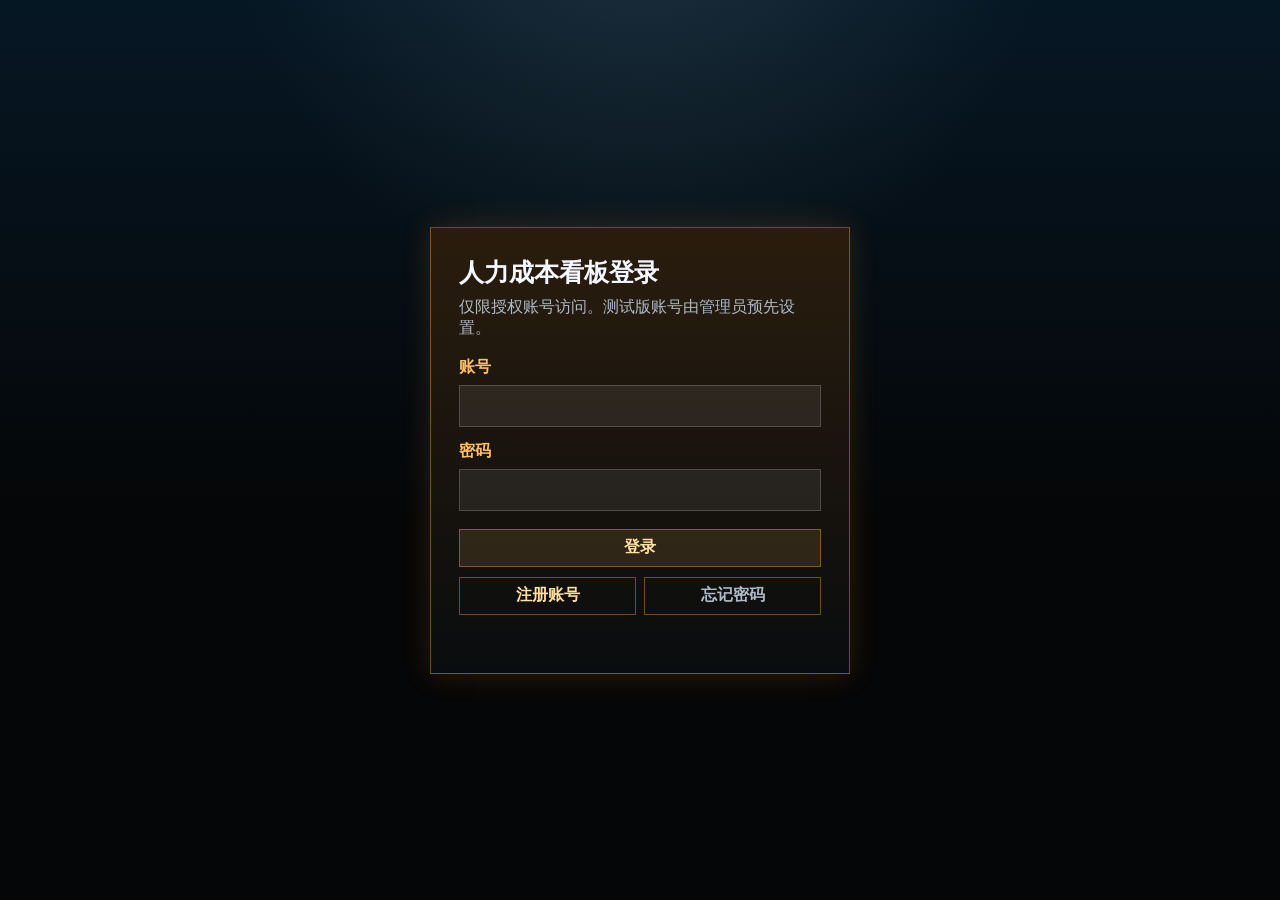
<file: index.html>
<!doctype html>
<html lang="zh-CN"><head><meta charset="utf-8"><meta name="viewport" content="width=device-width,initial-scale=1">
<title>2026年7月人工与行政成本看板</title>
<style>
:root{--panel:rgba(10,13,15,.92);--gold:#ffbf63;--gold2:#ffe0a0;--muted:#afbac8;--line:rgba(255,181,82,.38);--teal:#4dd4b7;--blue:#5d82ea;--red:#e85837;--orange:#ff9442}*{box-sizing:border-box}body{margin:0;min-height:100vh;background:radial-gradient(circle at 50% -10%,rgba(77,103,116,.34),transparent 34%),linear-gradient(180deg,#061724,#050607 58%);color:#f5f8ff;font-family:"Microsoft YaHei","PingFang SC",Arial,sans-serif;overflow:hidden}body:before{content:"";position:fixed;inset:44% -10% -8%;background:linear-gradient(rgba(222,142,45,.22) 1px,transparent 1px),linear-gradient(90deg,rgba(222,142,45,.18) 1px,transparent 1px);background-size:86px 58px;transform:perspective(680px) rotateX(62deg);transform-origin:top center;opacity:.38}button{font:inherit}.page{position:relative;z-index:1;width:100vw;height:100vh;padding:14px 20px 18px}header{height:62px;display:grid;place-items:center}h1{margin:0;font-size:30px;font-weight:950;text-shadow:0 0 18px rgba(255,177,74,.82)}.grid{display:grid;grid-template-rows:112px 1fr;gap:14px;height:calc(100vh - 76px)}.kpis{display:grid;grid-template-columns:repeat(5,1fr);gap:14px}.card,.panel{position:relative;overflow:hidden;background:linear-gradient(180deg,rgba(44,29,13,.9),var(--panel));border:1px solid var(--line);box-shadow:inset 0 0 34px rgba(255,154,48,.08),0 0 18px rgba(255,153,42,.08);clip-path:polygon(16px 0,calc(100% - 16px) 0,100% 16px,100% calc(100% - 16px),calc(100% - 16px) 100%,16px 100%,0 calc(100% - 16px),0 16px)}.card{padding:15px 18px;display:grid;align-content:center}.label{color:var(--gold);font-size:15px;font-weight:900}.num{font-size:35px;line-height:1;margin-top:8px;font-weight:950;text-shadow:0 0 15px rgba(255,161,47,.58)}.sub{margin-top:7px;color:var(--muted);font-size:13px}.main{display:grid;grid-template-columns:1.22fr .86fr .86fr;gap:14px;min-height:0}.panel{padding:20px 24px;min-height:0}.title{font-size:24px;font-weight:950;text-shadow:0 0 10px rgba(255,164,56,.78);margin-bottom:18px}.bars{display:grid;gap:17px}.row{display:grid;grid-template-columns:150px minmax(120px,1fr) 142px 58px;gap:12px;align-items:center;min-height:38px;cursor:pointer}.row:hover .name{color:var(--gold2)}.name{font-size:21px;font-weight:950;line-height:1.05}.note{display:block;margin-top:4px;color:var(--muted);font-size:13px;font-weight:850}.track{height:18px;background:rgba(255,255,255,.07);border:1px solid rgba(255,255,255,.1);overflow:hidden}.fill{height:100%;transform-origin:left center;animation:grow .75s cubic-bezier(.23,1,.32,1) forwards;box-shadow:0 0 14px rgba(73,125,230,.42)}@keyframes grow{from{transform:scaleX(0)}to{transform:scaleX(var(--pct))}}.val{font-size:20px;color:var(--gold2);font-weight:950;text-align:right;white-space:nowrap}.pct{font-size:16px;color:var(--muted);text-align:right}.split{display:grid;gap:12px}.item{display:grid;grid-template-columns:1fr auto;gap:12px;border-bottom:1px dashed rgba(255,255,255,.13);padding-bottom:10px;font-size:18px;font-weight:850}.item b{color:var(--gold2)}.summary{margin-top:17px;padding-top:14px;border-top:1px solid var(--line);display:grid;gap:10px}.summary strong{font-size:24px;color:var(--gold2)}.summary span{color:var(--muted);font-size:14px}.modal{position:fixed;inset:0;z-index:10;background:rgba(0,0,0,.72);display:grid;place-items:center;padding:24px}.modal[hidden]{display:none}.modal-card{width:min(1120px,calc(100vw - 48px));max-height:86vh;background:#071014;border:1px solid var(--line);box-shadow:0 0 28px rgba(255,153,42,.18);padding:20px;overflow:auto}.modal-head{display:flex;justify-content:space-between;gap:12px;align-items:flex-start;margin-bottom:14px}.modal h2{margin:0;font-size:25px}.hint{color:var(--muted);font-weight:750;margin-top:6px}.close{border:1px solid var(--line);background:rgba(255,190,102,.08);color:var(--gold2);height:34px;padding:0 14px;cursor:pointer;font-weight:850}table{width:100%;border-collapse:collapse;font-size:14px}th,td{border-bottom:1px solid rgba(255,255,255,.12);padding:8px 9px;text-align:right}th{color:var(--gold);font-weight:900;background:rgba(255,190,102,.06)}td:first-child,th:first-child,td:nth-child(2),th:nth-child(2),td:nth-child(3),th:nth-child(3){text-align:left}tfoot td{color:var(--gold2);font-weight:950}.children{display:flex;flex-wrap:wrap;gap:10px;margin:10px 0 14px}.chip{border:1px solid rgba(255,190,102,.32);background:rgba(255,190,102,.08);color:var(--gold2);padding:10px 12px;cursor:pointer;font-weight:900}.comp{margin-top:18px;border:1px solid rgba(255,181,82,.24);padding:13px;background:rgba(255,181,82,.05);cursor:pointer}.comp b{color:var(--gold2)}@media(max-width:980px){body{overflow:auto}.page{height:auto;min-height:100vh}.grid,.main,.kpis{display:grid;grid-template-columns:1fr;height:auto}.grid{grid-template-rows:auto}.row{grid-template-columns:1fr;gap:8px}.val,.pct{text-align:left}.main{grid-template-columns:1fr}.kpis{grid-template-columns:1fr 1fr}.card:last-child{grid-column:1/-1}}@media(prefers-reduced-motion:reduce){.fill{animation:none;transform:scaleX(var(--pct))}}
.login-screen{position:fixed;inset:0;z-index:50;display:grid;place-items:center;background:radial-gradient(circle at 50% -10%,rgba(77,103,116,.3),transparent 34%),linear-gradient(180deg,#061724,#050607 58%);padding:20px}.login-card{width:min(420px,100%);background:linear-gradient(180deg,rgba(44,29,13,.95),rgba(10,13,15,.96));border:1px solid var(--line);padding:28px;box-shadow:0 0 28px rgba(255,153,42,.16)}.login-card h2{margin:0 0 8px;font-size:25px}.login-card p{margin:0 0 18px;color:var(--muted)}.login-card label{display:block;color:var(--gold);font-weight:900;margin:14px 0 7px}.login-card input{width:100%;height:42px;border:1px solid rgba(255,255,255,.18);background:rgba(255,255,255,.07);color:#fff;padding:0 12px;font:inherit}.login-card button,.authbar button{border:1px solid var(--line);background:rgba(255,190,102,.12);color:var(--gold2);height:38px;padding:0 14px;cursor:pointer;font-weight:900}.login-card button{width:100%;margin-top:18px}.auth-error{min-height:20px;margin-top:10px;color:#ff8b72;font-weight:800}.authbar{position:fixed;right:22px;bottom:18px;z-index:8;display:none;gap:8px;align-items:center;color:var(--muted);font-size:13px}.authbar b{color:var(--gold2)}body.locked .page,body.locked #modal{display:none}body.authed .login-screen{display:none}body.authed .authbar{display:flex}.password-panel{display:none;margin-top:18px;border-top:1px solid rgba(255,181,82,.28);padding-top:14px}.password-panel.open{display:block}.auth-links{display:flex;gap:8px;margin-top:10px}.auth-links button{margin-top:0;background:transparent}.auth-links button:first-child{color:var(--gold2)}.auth-links button:last-child{color:var(--muted)}</style></head><body class="locked"><div id="loginScreen" class="login-screen"><form class="login-card" id="loginForm"><h2 id="authTitle">人力成本看板登录</h2><p id="authHint">仅限授权账号访问。测试版账号由管理员预先设置。</p><label for="loginUser">账号</label><input id="loginUser" autocomplete="username" required><label for="displayName" class="mode-extra">显示名称</label><input id="displayName" class="mode-extra" autocomplete="name"><label for="loginPass">密码</label><input id="loginPass" type="password" autocomplete="current-password" required><button type="submit" id="primaryAuthBtn">登录</button><div class="auth-links"><button type="button" id="loginModeBtn">返回登录</button><button type="button" id="registerBtn">注册账号</button><button type="button" id="forgotBtn">忘记密码</button></div><div id="loginMsg" class="auth-error"></div><div id="passwordPanel" class="password-panel"><label for="newPass">新密码</label><input id="newPass" type="password" autocomplete="new-password" minlength="8"><button type="button" id="savePass">保存新密码</button></div></form></div><div class="authbar"><span>当前账号：<b id="authName"></b></span><button type="button" id="changePass">改密码</button><button type="button" id="logoutBtn">退出</button></div><main class="page"><header><h1>2026年7月人工与行政成本看板</h1></header><section class="grid"><section class="kpis" id="kpis"></section><section class="main"><section class="panel"><div class="title">人工成本</div><div id="laborBars" class="bars"></div></section><section class="panel"><div class="title">7月行政成本（富宏）</div><div id="fhList" class="split"></div></section><section class="panel"><div class="title">7月行政成本（大厨）</div><div id="dcList" class="split"></div></section></section></section></main><section id="modal" class="modal" hidden><div class="modal-card"><div class="modal-head"><div><h2 id="modalTitle"></h2><div id="modalHint" class="hint"></div></div><button class="close" onclick="closeModal()">关闭</button></div><div id="modalBody"></div></div></section><script>const DATA={"month":"2026年7月","laborCost":[{"name":"礼品板块","value":642942,"children":[{"name":"销售1部","value":111034,"detailKey":"销售1部"},{"name":"运营","value":112652,"detailKey":"运营"},{"name":"采购","value":89176,"detailKey":"采购"},{"name":"研发","value":309536,"detailKey":"研发"},{"name":"投标","value":20544,"detailKey":"投标"}]},{"name":"食材配送","value":316242,"detailKey":"食材配送"},{"name":"中层干部","value":198168,"detailKey":"中层干部"},{"name":"管理部门","note":"人事、法务、财务、审计","value":107052,"detailKey":"管理部门"},{"name":"私人","value":79630,"detailKey":"私人"},{"name":"外包费用","value":13920,"detailKey":"外包费用"}],"adminFuhong":[{"name":"办公室租赁费","value":93838},{"name":"水电费","value":0},{"name":"物业费","value":13500},{"name":"停车费","value":2800},{"name":"房租（丛欢）","value":4672},{"name":"电脑租赁费","value":2466}],"adminDachu":[{"name":"办公室租赁费","value":73803},{"name":"水电费","value":0},{"name":"物业费","value":10521},{"name":"停车费","value":4500},{"name":"员工宿舍","value":3600},{"name":"电脑租赁费","value":7181}],"compensation":{"name":"离职补偿","value":33000,"detailKey":"离职补偿"},"details":{"销售1部":[{"name":"陈丽娟","department":"销售1部","position":"销售总监","wage":8000,"social":1922,"fund":350,"extra":0,"total":10272,"note":"销售1部"},{"name":"张谷成","department":"销售1部","position":"销售","wage":7000,"social":1964,"fund":350,"extra":0,"total":9314,"note":"销售1部"},{"name":"王丽娟","department":"销售1部","position":"销售","wage":0,"social":1922,"fund":350,"extra":0,"total":2272,"note":"销售1部"},{"name":"马嘉豪","department":"销售1部","position":"销售","wage":6000,"social":1922,"fund":350,"extra":0,"total":8272,"note":"销售1部"},{"name":"张立","department":"销售1部","position":"销售","wage":7000,"social":1922,"fund":350,"extra":0,"total":9272,"note":"销售1部"},{"name":"陆遥","department":"销售1部","position":"销售","wage":6000,"social":1922,"fund":350,"extra":0,"total":8272,"note":"销售1部"},{"name":"陈恺","department":"销售1部","position":"销售","wage":7000,"social":1922,"fund":350,"extra":0,"total":9272,"note":"销售1部"},{"name":"计宝菊","department":"销售1部","position":"销售","wage":7000,"social":1922,"fund":350,"extra":0,"total":9272,"note":"销售1部"},{"name":"朱辉","department":"销售1部","position":"销售","wage":7000,"social":1922,"fund":350,"extra":0,"total":9272,"note":"销售1部"},{"name":"严晓峰","department":"销售1部","position":"销售","wage":6000,"social":1922,"fund":350,"extra":0,"total":8272,"note":"销售1部"},{"name":"丛欢","department":"商学院","position":"培训讲师","wage":15000,"social":1922,"fund":350,"extra":0,"total":17272,"note":"销售1部"},{"name":"谈巍","department":"销售1部-销售3组","position":"销售","wage":10000,"social":0,"fund":0,"extra":0,"total":10000,"note":"销售3组"}],"运营":[{"name":"许艳丽","department":"电商部","position":"招商采购经理","wage":25000,"social":2576,"fund":700,"extra":0,"total":28276,"note":"运营"},{"name":"蒋芳芳","department":"福利电商","position":"平台运营","wage":23000,"social":2576,"fund":700,"extra":0,"total":26276,"note":"运营"},{"name":"万袁","department":"福利电商","position":"平面设计","wage":21000,"social":2576,"fund":700,"extra":0,"total":24276,"note":"运营"},{"name":"朱麒","department":"福利电商","position":"商品运营","wage":17000,"social":1922,"fund":350,"extra":0,"total":19272,"note":"运营"},{"name":"李雪麟","department":"福利电商","position":"运营助理","wage":7000,"social":1922,"fund":350,"extra":0,"total":9272,"note":"运营"},{"name":"陆雪晴（实习生）","department":"福利电商","position":"运营实习生","wage":2640,"social":0,"fund":0,"extra":0,"total":2640,"note":"运营"},{"name":"陈婉婷（实习生）","department":"福利电商","position":"运营实习生","wage":2640,"social":0,"fund":0,"extra":0,"total":2640,"note":"运营"}],"采购":[{"name":"覃萍萍","department":"福利电商","position":"采购","wage":10000,"social":1922,"fund":350,"extra":0,"total":12272,"note":"采购"},{"name":"赵蕾","department":"福利电商","position":"采购","wage":10000,"social":1922,"fund":350,"extra":0,"total":12272,"note":"采购"},{"name":"吴红燕","department":"福利电商","position":"采购","wage":7000,"social":1922,"fund":350,"extra":0,"total":9272,"note":"采购"},{"name":"吕红","department":"福利电商","position":"客服","wage":7000,"social":1922,"fund":350,"extra":0,"total":9272,"note":"采购补充"},{"name":"李菲","department":"福利电商","position":"销售助理","wage":6500,"social":1922,"fund":350,"extra":0,"total":8772,"note":"采购补充"},{"name":"黄燕","department":"福利电商","position":"销售助理","wage":6000,"social":1922,"fund":350,"extra":0,"total":8272,"note":"采购补充"},{"name":"曹云龙","department":"物流配送","position":"配送主管","wage":10000,"social":1922,"fund":350,"extra":0,"total":12272,"note":"物流配送"},{"name":"潘介刚","department":"物流配送","position":"驾驶员","wage":6500,"social":0,"fund":0,"extra":0,"total":6500,"note":"物流配送"},{"name":"唐署光","department":"后勤部","position":"司机","wage":8000,"social":1922,"fund":350,"extra":0,"total":10272,"note":"物流配送"}],"食材配送":[{"name":"王若西","department":"采购部","position":"采购","wage":12000,"social":1922,"fund":350,"extra":0,"total":14272,"note":""},{"name":"张乐乐","department":"采购部","position":"采购","wage":15000,"social":1922,"fund":350,"extra":0,"total":17272,"note":""},{"name":"谈华红","department":"采购部","position":"采购售后","wage":15000,"social":1922,"fund":350,"extra":0,"total":17272,"note":""},{"name":"陈双南","department":"采购部","position":"系统管理员","wage":13000,"social":1922,"fund":350,"extra":0,"total":15272,"note":""},{"name":"唐春光","department":"采购部","position":"采购售后","wage":8000,"social":1922,"fund":350,"extra":0,"total":10272,"note":""},{"name":"肖慧","department":"采购部","position":"成本录入","wage":8000,"social":1922,"fund":350,"extra":0,"total":10272,"note":""},{"name":"徐人杰","department":"采购部","position":"系统实习生","wage":3300,"social":0,"fund":0,"extra":0,"total":3300,"note":"实习生，150元/天"},{"name":"赵闯","department":"仓储部","position":"数据员","wage":8000,"social":1922,"fund":350,"extra":0,"total":10272,"note":""},{"name":"牛文才","department":"仓储部","position":"数据员","wage":6500,"social":0,"fund":0,"extra":0,"total":6500,"note":""},{"name":"柴保新","department":"仓储部","position":"仓库主管","wage":9000,"social":1922,"fund":350,"extra":0,"total":11272,"note":""},{"name":"徐光","department":"仓储部","position":"分拣","wage":8000,"social":1922,"fund":350,"extra":0,"total":10272,"note":""},{"name":"肖革","department":"仓储部","position":"分拣","wage":8000,"social":1922,"fund":350,"extra":0,"total":10272,"note":""},{"name":"林琼（外包）","department":"仓储部","position":"分拣","wage":7000,"social":1922,"fund":188,"extra":1432,"total":10542,"note":""},{"name":"李昕","department":"仓储部","position":"品控","wage":9000,"social":1922,"fund":188,"extra":0,"total":11110,"note":""},{"name":"王传福","department":"物流部","position":"物流运营","wage":10000,"social":1922,"fund":350,"extra":0,"total":12272,"note":""},{"name":"胡蓉","department":"定价部","position":"定价","wage":13000,"social":0,"fund":0,"extra":0,"total":13000,"note":""},{"name":"蒋宇婷","department":"定价部","position":"市场部","wage":8000,"social":0,"fund":350,"extra":0,"total":8350,"note":""},{"name":"刘妮娜","department":"录单部","position":"录单","wage":8000,"social":1922,"fund":350,"extra":0,"total":10272,"note":""},{"name":"李斌","department":"录单部","position":"录单","wage":8000,"social":1922,"fund":350,"extra":0,"total":10272,"note":""},{"name":"吕瑛","department":"录单部","position":"录单","wage":7000,"social":0,"fund":0,"extra":0,"total":7000,"note":""},{"name":"吴亚男","department":"录单部","position":"录单","wage":8000,"social":1922,"fund":350,"extra":0,"total":10272,"note":""},{"name":"田美华","department":"录单部","position":"录单","wage":7000,"social":1922,"fund":350,"extra":0,"total":9272,"note":""},{"name":"李君","department":"录单部","position":"录单","wage":7000,"social":1922,"fund":350,"extra":0,"total":9272,"note":""},{"name":"吴蓓君","department":"录单部","position":"录单","wage":7000,"social":0,"fund":0,"extra":0,"total":7000,"note":""},{"name":"陈中科","department":"录单部","position":"录单","wage":8000,"social":1922,"fund":350,"extra":0,"total":10272,"note":""},{"name":"张彬阳","department":"录单部","position":"录单","wage":7000,"social":1922,"fund":350,"extra":0,"total":9272,"note":""},{"name":"葛志松","department":"采购部","position":"采购","wage":15000,"social":1922,"fund":350,"extra":0,"total":17272,"note":""},{"name":"袁培俊","department":"采购部","position":"系统管理员","wage":12000,"social":0,"fund":0,"extra":0,"total":12000,"note":""},{"name":"江东杰","department":"采购部","position":"采购","wage":10000,"social":1922,"fund":350,"extra":0,"total":12272,"note":""}],"中层干部":[{"name":"Serena","department":"总经办","position":"总经理","wage":10000,"social":2576,"fund":700,"extra":0,"total":13276,"note":""},{"name":"王一辛","department":"市场营销中心","position":"CMO/首席营销官","wage":30000,"social":2576,"fund":700,"extra":0,"total":33276,"note":""},{"name":"石子芃","department":"研发","position":"技术负责人","wage":35000,"social":5902,"fund":1610,"extra":0,"total":42512,"note":""},{"name":"刘小飞","department":"福利电商","position":"电商总监","wage":29000,"social":2576,"fund":700,"extra":0,"total":32276,"note":""},{"name":"张志军","department":"财务部","position":"财务总监","wage":23000,"social":2576,"fund":700,"extra":0,"total":26276,"note":""},{"name":"陈慧宇","department":"法务部","position":"法务总监","wage":21000,"social":2576,"fund":700,"extra":0,"total":24276,"note":""},{"name":"严嘉华","department":"人事行政部","position":"人事总监","wage":23000,"social":2576,"fund":700,"extra":0,"total":26276,"note":""}],"管理部门":[{"name":"杨扬","department":"人事行政部","position":"人事","wage":8000,"social":1922,"fund":350,"extra":0,"total":10272,"note":""},{"name":"侯昕怡","department":"人事行政部","position":"前台","wage":6000,"social":1922,"fund":350,"extra":0,"total":8272,"note":""},{"name":"罗鹏辉","department":"财务部","position":"财务经理","wage":15000,"social":2576,"fund":700,"extra":0,"total":18276,"note":""},{"name":"姚秀丽","department":"财务部","position":"总账","wage":10000,"social":1922,"fund":350,"extra":0,"total":12272,"note":""},{"name":"李艳霞","department":"财务部","position":"会计","wage":9000,"social":1922,"fund":350,"extra":0,"total":11272,"note":""},{"name":"储楚","department":"财务部","position":"出纳","wage":8000,"social":1922,"fund":350,"extra":0,"total":10272,"note":""},{"name":"陈倩倩","department":"财务部","position":"出纳","wage":6500,"social":1922,"fund":350,"extra":0,"total":8772,"note":""},{"name":"刘荣","department":"法务部","position":"法务助理实习生","wage":3300,"social":0,"fund":0,"extra":0,"total":3300,"note":"150元/天"},{"name":"胡倩","department":"财务部","position":"财务实习生","wage":3300,"social":0,"fund":0,"extra":0,"total":3300,"note":"150元/天"},{"name":"王娇","department":"审计部","position":"审计专员","wage":10000,"social":1922,"fund":350,"extra":0,"total":12272,"note":""},{"name":"张红菊","department":"审计部","position":"审计专员","wage":6500,"social":1922,"fund":350,"extra":0,"total":8772,"note":""}],"私人":[{"name":"杨银华","department":"","position":"","wage":11000,"social":0,"fund":0,"extra":0,"total":11000,"note":""},{"name":"Federica","department":"","position":"","wage":23200,"social":0,"fund":0,"extra":0,"total":23200,"note":""},{"name":"余苗苗","department":"","position":"","wage":12200,"social":1922,"fund":350,"extra":0,"total":14472,"note":""},{"name":"周芳芳","department":"","position":"","wage":7000,"social":1964,"fund":350,"extra":0,"total":9314,"note":""},{"name":"曾凡柱","department":"","position":"","wage":8300,"social":1922,"fund":350,"extra":0,"total":10572,"note":""},{"name":"谢章鑫","department":"","position":"","wage":8800,"social":1922,"fund":350,"extra":0,"total":11072,"note":""}],"外包费用":[{"name":"外包综合费","department":"仓储部","position":"分拣人员","wage":10920,"social":0,"fund":0,"extra":0,"total":10920,"note":"工资代发+服务管理费；林琼"},{"name":"保洁+代账","department":"","position":"","wage":3000,"social":0,"fund":0,"extra":0,"total":3000,"note":"尹阿姨、陈阿姨、陈会计"}],"离职补偿":[{"name":"王耀世","department":"","position":"离职补偿","wage":0,"social":0,"fund":0,"extra":33000,"total":33000,"note":"补偿金单列，不计入人工成本"}],"研发":[{"name":"李波","department":"研发","position":"前端组","wage":18000,"social":1922,"fund":350,"extra":0,"total":20272,"note":""},{"name":"倪盾","department":"研发","position":"前端组","wage":16000,"social":1922,"fund":350,"extra":0,"total":18272,"note":""},{"name":"张翔","department":"研发","position":"前端组","wage":20000,"social":1922,"fund":350,"extra":0,"total":22272,"note":""},{"name":"盛维","department":"研发","position":"测试组","wage":16000,"social":1922,"fund":350,"extra":0,"total":18272,"note":""},{"name":"陈根","department":"研发","position":"测试组","wage":16000,"social":1922,"fund":350,"extra":0,"total":18272,"note":""},{"name":"胡睿","department":"研发","position":"后端组","wage":23000,"social":1922,"fund":350,"extra":0,"total":25272,"note":""},{"name":"谌会阳","department":"研发","position":"后端组","wage":22000,"social":1922,"fund":350,"extra":0,"total":24272,"note":""},{"name":"闫帅龙","department":"研发","position":"后端组","wage":19000,"social":1922,"fund":350,"extra":0,"total":21272,"note":""},{"name":"陈奇","department":"研发","position":"后端组","wage":28000,"social":1922,"fund":350,"extra":0,"total":30272,"note":""},{"name":"朱仕文","department":"研发","position":"后端组","wage":28000,"social":1922,"fund":350,"extra":0,"total":30272,"note":""},{"name":"赵润泽","department":"研发","position":"后端组","wage":25000,"social":1922,"fund":350,"extra":0,"total":27272,"note":""},{"name":"王维","department":"研发","position":"设计组","wage":17000,"social":1922,"fund":350,"extra":0,"total":19272,"note":""},{"name":"姚菡","department":"研发","position":"产品组","wage":27000,"social":1922,"fund":350,"extra":0,"total":29272,"note":""},{"name":"毛法亮","department":"研发","position":"运维组","wage":5000,"social":0,"fund":0,"extra":0,"total":5000,"note":""}],"投标":[{"name":"陈驰","department":"投标部","position":"投标","wage":9000,"social":1922,"fund":350,"extra":0,"total":11272,"note":""},{"name":"高一方","department":"投标部","position":"投标","wage":7000,"social":1922,"fund":350,"extra":0,"total":9272,"note":""}]}};
const money=v=>Number(v||0).toLocaleString("zh-CN",{maximumFractionDigits:0});const wan=v=>(Number(v||0)/10000).toFixed(2)+" 万";const sum=a=>a.reduce((s,x)=>s+Number(x.value||0),0);const detailSum=a=>a.reduce((s,x)=>s+Number(x.total||0),0);const colors=["var(--orange)","var(--blue)","var(--gold2)","var(--teal)","var(--red)","#8c99a8"];
function render(){const labor=sum(DATA.laborCost),fh=sum(DATA.adminFuhong),dc=sum(DATA.adminDachu),all=labor+fh+dc,comp=DATA.compensation.value;document.getElementById("kpis").innerHTML=[["人工成本",labor,"工资+社保+公积金+外包"],["富宏行政",fh,"7月行政成本（富宏）"],["大厨行政",dc,"7月行政成本（大厨）"],["总成本",all,"人工+两块行政"],["离职补偿",comp,"王耀世，单列展示"]].map(([l,n,s])=>`<div class="card"><div class="label">${l}</div><div class="num">${wan(n)}</div><div class="sub">${s}</div></div>`).join("");renderBars(labor);renderAdmin("fhList",DATA.adminFuhong);renderAdmin("dcList",DATA.adminDachu)}
function renderBars(labor){const max=Math.max(...DATA.laborCost.map(x=>x.value));document.getElementById("laborBars").innerHTML=DATA.laborCost.map((m,i)=>`<div class="row" onclick="openLabor('${m.name}')"><div class="name" title="${m.note||m.name}">${m.name}${m.note?`<span class="note">${m.note}</span>`:""}</div><div class="track"><div class="fill" style="--pct:${m.value/max};background:linear-gradient(90deg,${colors[i%colors.length]},var(--gold2))"></div></div><div class="val">${money(m.value)} 元</div><div class="pct">${(m.value/labor*100).toFixed(2)}%</div></div>`).join("")}
function renderAdmin(id,rows){const total=sum(rows);document.getElementById(id).innerHTML=rows.map(x=>`<div class="item"><span>${x.name}</span><b>${money(x.value)} 元</b></div>`).join("")+`<div class="summary"><strong>${money(total)} 元</strong><span>本板块行政成本合计</span></div>`}
function openLabor(name){const m=DATA.laborCost.find(x=>x.name===name);if(!m)return;if(m.children){showChildren(m);return}showDetail(m.name,m.detailKey||m.name,m.value,m.note||"")}
function showChildren(m){document.getElementById("modalTitle").textContent=m.name+" · 子部门";document.getElementById("modalHint").textContent="该板块主页合计 "+money(m.value)+" 元";document.getElementById("modalBody").innerHTML='<div class="children">'+m.children.map(c=>`<button class="chip" onclick="showDetail('${c.name}','${c.detailKey||c.name}',${c.value},'')">${c.name} · ${money(c.value)} 元</button>`).join("")+"</div>";document.getElementById("modal").hidden=false}
function showDetail(title,key,mainValue,note){const rows=DATA.details[key]||[];const raw=detailSum(rows);let hint=`主页金额：${money(mainValue)} 元；明细合计：${money(raw)} 元`;document.getElementById("modalTitle").textContent=title+" · 明细";document.getElementById("modalHint").textContent=hint;document.getElementById("modalBody").innerHTML=rows.length?table(rows):'<div class="hint">暂无可核对明细。</div>';document.getElementById("modal").hidden=false}
function table(rows){return `<table><thead><tr><th>姓名/项目</th><th>部门</th><th>岗位</th><th>工资</th><th>社保</th><th>公积金</th><th>其他</th><th>合计</th><th>备注</th></tr></thead><tbody>${rows.map(r=>`<tr><td>${r.name||""}</td><td>${r.department||""}</td><td>${r.position||""}</td><td>${money(r.wage)}</td><td>${money(r.social)}</td><td>${money(r.fund)}</td><td>${money(r.extra)}</td><td>${money(r.total)}</td><td>${r.note||""}</td></tr>`).join("")}</tbody><tfoot><tr><td colspan="7">合计</td><td>${money(detailSum(rows))}</td><td></td></tr></tfoot></table>`}
function closeModal(){document.getElementById("modal").hidden=true}document.addEventListener("keydown",e=>{if(e.key==="Escape")closeModal()});const USERS={boss:{name:"老板",hash:"84f89f22416d026591b3200da15e1916788c51f528ba294332dc93fd4b3df2fb"},finance:{name:"财务总",hash:"2ccb642daba2e0364c839d5667a1ae4d2d61e5b66e697ea53c99127aa3129485"},legal:{name:"法务总",hash:"c6bf606643f725a6db1fd7e19b5e583e283315e2bcc26906b233eae8cbae5377"},jiahua:{name:"严嘉华",hash:"d193d162ee5afa0f3cc4c39ac0ec88a7070267b601442eaebc263a2daa791df6"}};
async function sha256(text){const b=await crypto.subtle.digest("SHA-256",new TextEncoder().encode(text));return Array.from(new Uint8Array(b)).map(x=>x.toString(16).padStart(2,"0")).join("")}
function authHashes(){return JSON.parse(localStorage.hrDashAuthHashes||"{}")}
function userNames(){return JSON.parse(localStorage.hrDashUserNames||"{}")}
function displayName(user){return (userNames()[user]||USERS[user]?.name||user)}
function setAuthed(user){sessionStorage.hrDashUser=user;document.body.className=document.body.className.replace("locked","")+" authed";document.getElementById("authName").textContent=displayName(user)}
let authMode="login";function el(id){return document.getElementById(id)}function setMode(mode){authMode=mode;el("loginMsg").textContent="";const dn=el("displayName"),dl=document.querySelector("label[for=displayName]");dn.required=mode==="register";dn.style.display=mode==="register"?"block":"none";dl.style.display=dn.style.display;el("loginModeBtn").style.display=mode==="login"?"none":"inline-block";el("registerBtn").style.display=mode==="register"?"none":"inline-block";el("forgotBtn").style.display=mode==="forgot"?"none":"inline-block";el("authTitle").textContent=mode==="register"?"注册账号":mode==="forgot"?"重置密码":"人力成本看板登录";el("authHint").textContent=mode==="register"?"测试版账号只保存在当前浏览器。":mode==="forgot"?"输入账号和新密码完成重置。":"仅限授权账号访问。测试版账号由管理员预先设置。";el("primaryAuthBtn").textContent=mode==="register"?"完成注册":mode==="forgot"?"重置密码":"登录"}async function handleAuthSubmit(){const u=el("loginUser").value.trim();const pass=el("loginPass").value;if(!u||!pass){el("loginMsg").textContent="请填写账号和密码";return}const hashes=authHashes(),names=userNames();if(authMode==="login"){const ok=(USERS[u]||hashes[u])&&(hashes[u]||USERS[u].hash)===await sha256(pass);el("loginMsg").textContent=ok?"":"账号或密码不正确";if(ok)setAuthed(u);return}if(pass.length<8){el("loginMsg").textContent="密码至少8位";return}if(authMode==="register"){if(USERS[u]||hashes[u]){el("loginMsg").textContent="账号已存在";return}hashes[u]=await sha256(pass);names[u]=el("displayName").value.trim()||u;localStorage.hrDashAuthHashes=JSON.stringify(hashes);localStorage.hrDashUserNames=JSON.stringify(names);el("loginMsg").textContent="注册成功，请登录";el("loginPass").value="";setMode("login");return}if(!USERS[u]&&!hashes[u]){el("loginMsg").textContent="账号不存在";return}hashes[u]=await sha256(pass);localStorage.hrDashAuthHashes=JSON.stringify(hashes);el("loginMsg").textContent="密码已重置，请登录";el("loginPass").value="";setMode("login")}function initAuth(){const current=sessionStorage.hrDashUser;if(current&&(USERS[current]||authHashes()[current]))setAuthed(current);setMode("login");document.getElementById("loginForm").addEventListener("submit",async e=>{e.preventDefault();await handleAuthSubmit()});el("loginModeBtn").onclick=()=>setMode("login");el("registerBtn").onclick=()=>setMode("register");el("forgotBtn").onclick=()=>setMode("forgot");el("changePass").onclick=()=>el("passwordPanel").classList.toggle("open");el("logoutBtn").onclick=()=>{sessionStorage.removeItem("hrDashUser");location.reload()};el("savePass").onclick=async()=>{const u=sessionStorage.hrDashUser,np=el("newPass");if(!u||np.value.length<8){el("loginMsg").textContent="新密码至少8位";return}const hashes=authHashes();hashes[u]=await sha256(np.value);localStorage.hrDashAuthHashes=JSON.stringify(hashes);np.value="";el("passwordPanel").classList.remove("open");alert("密码已在本浏览器更新")}}render();initAuth();</script></body></html>
</file>
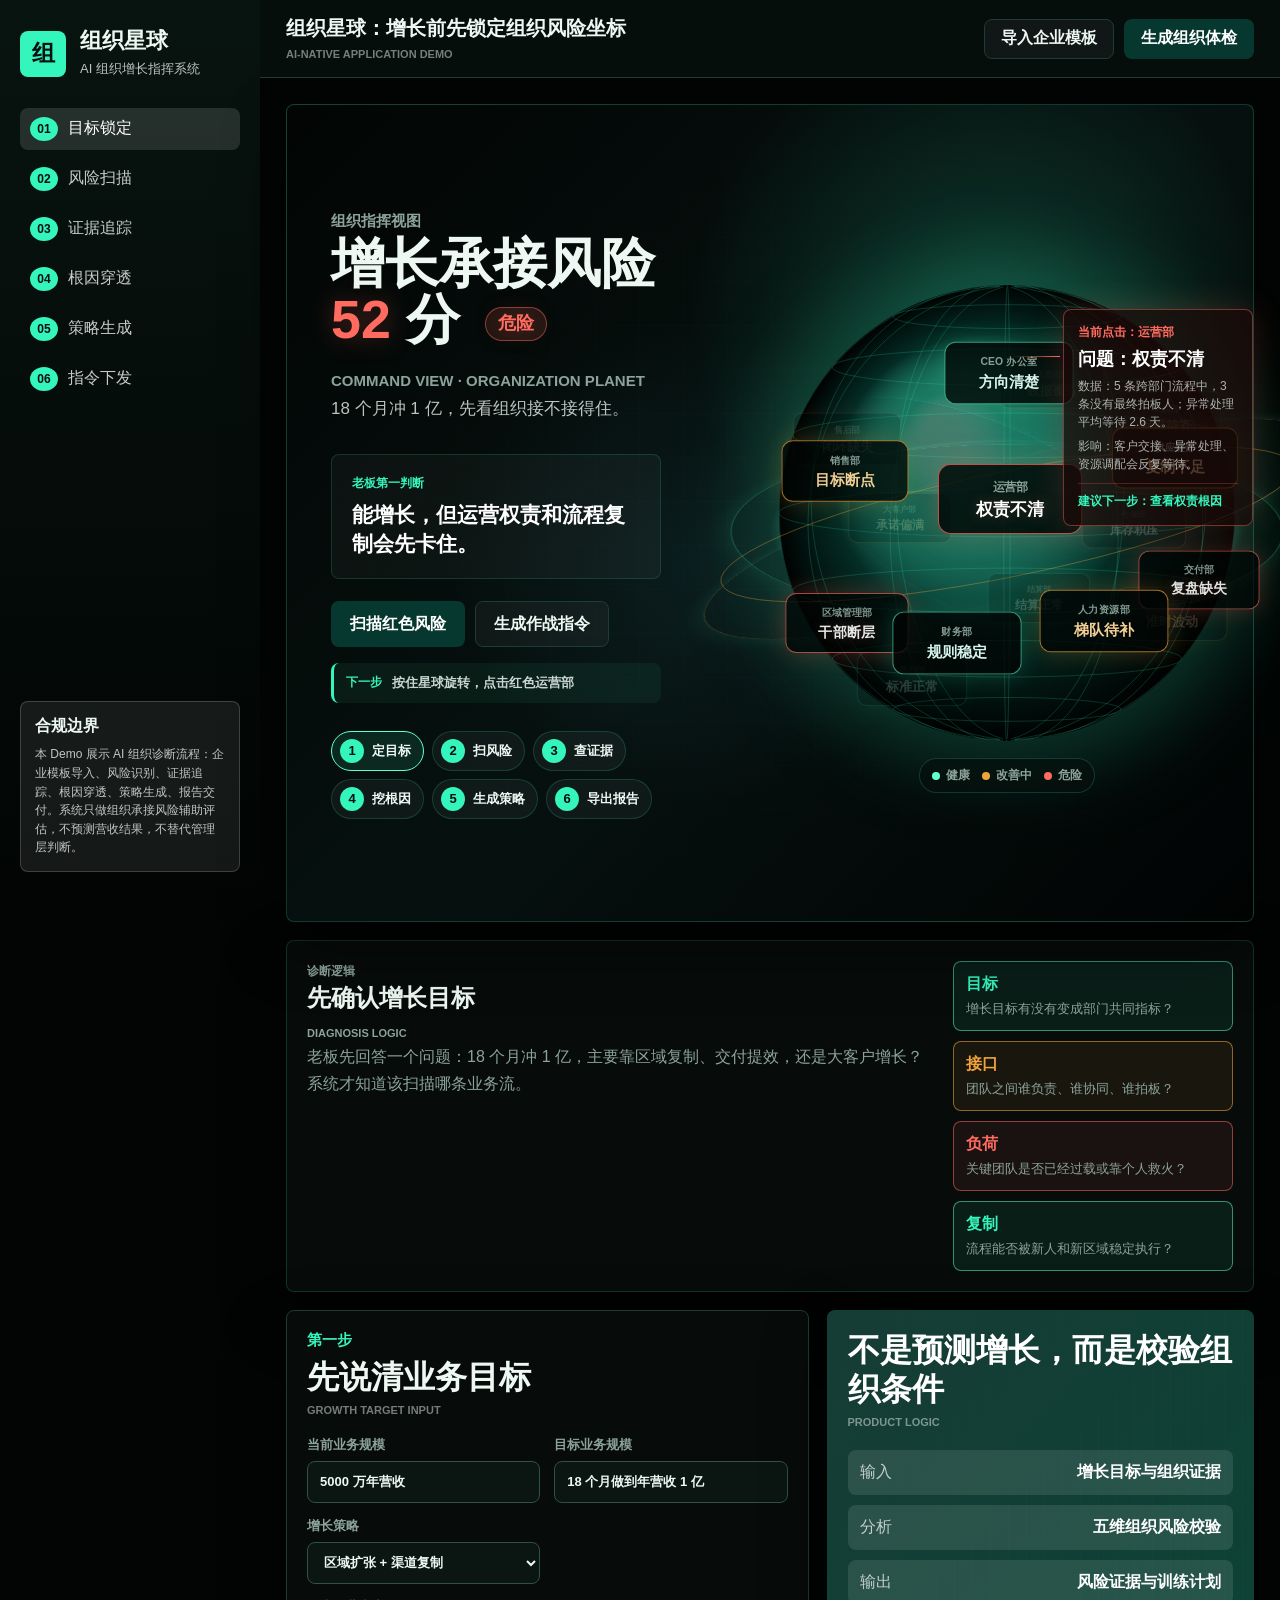
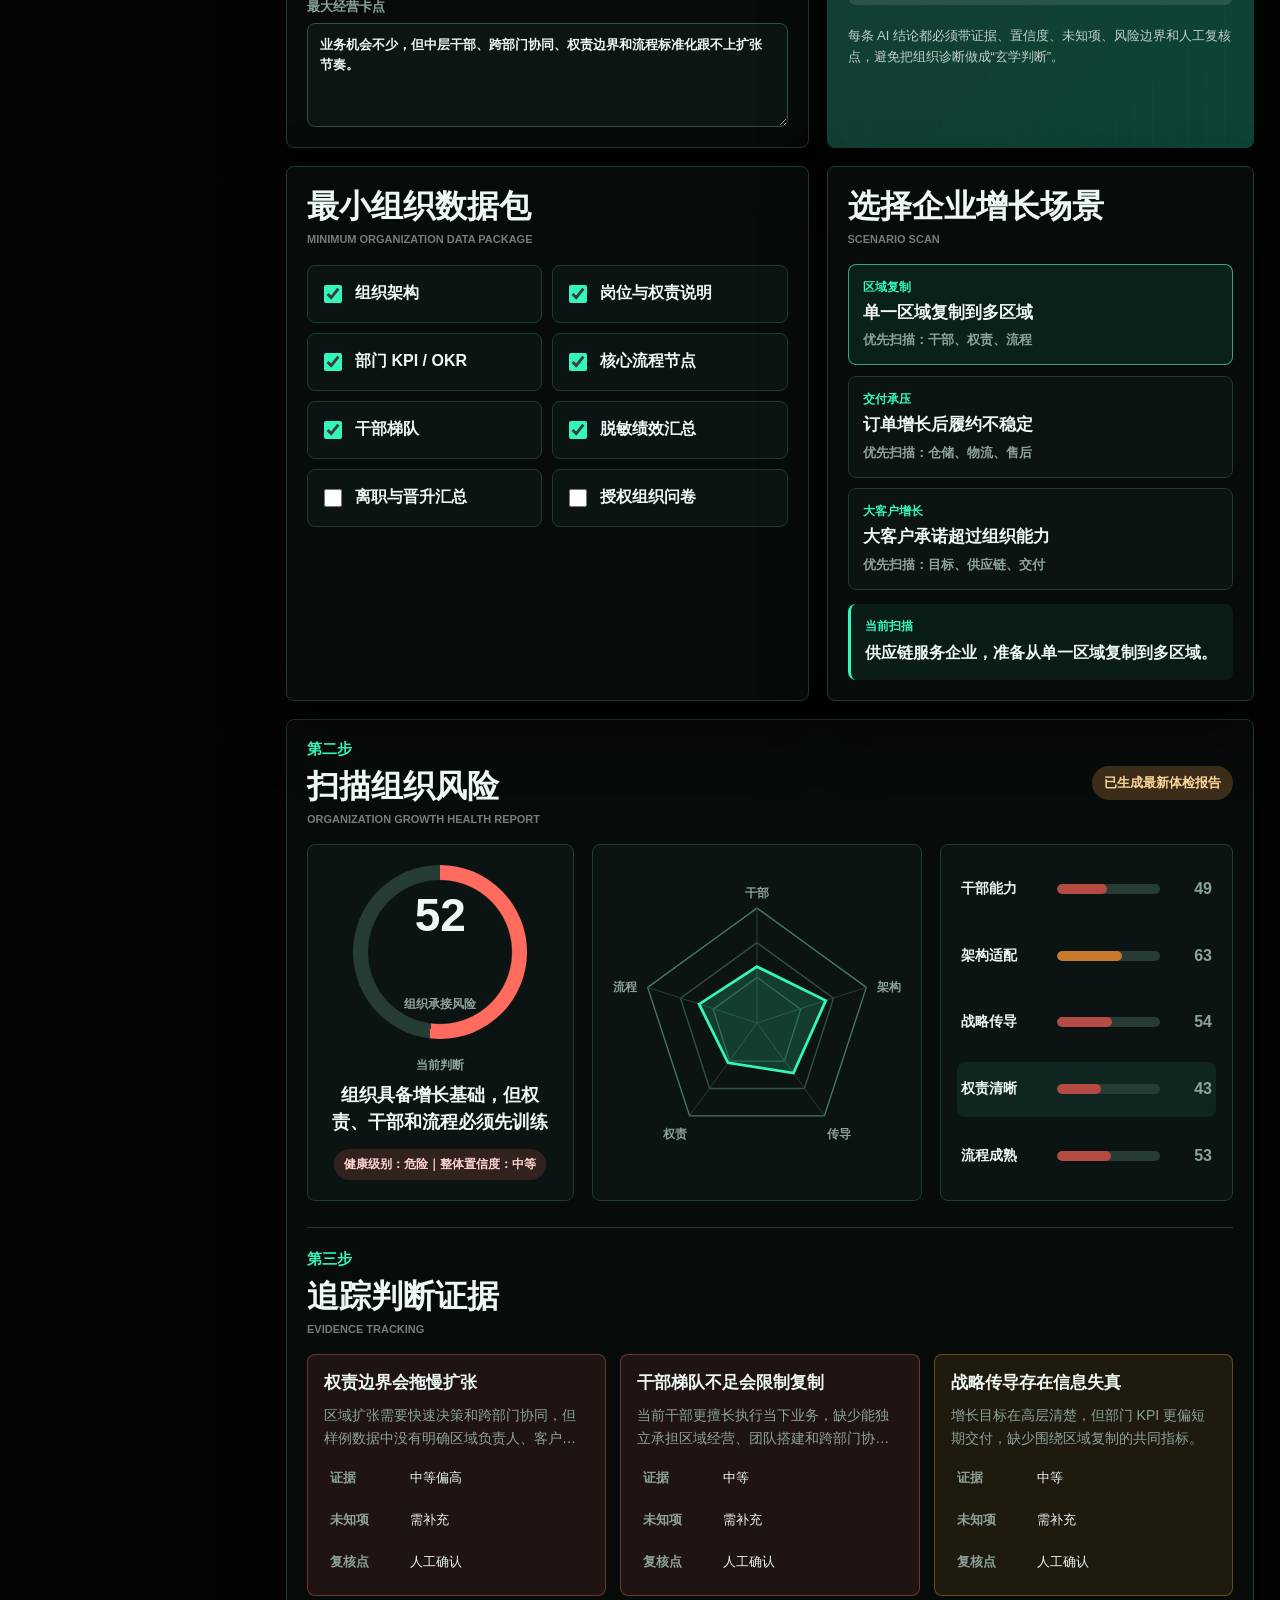
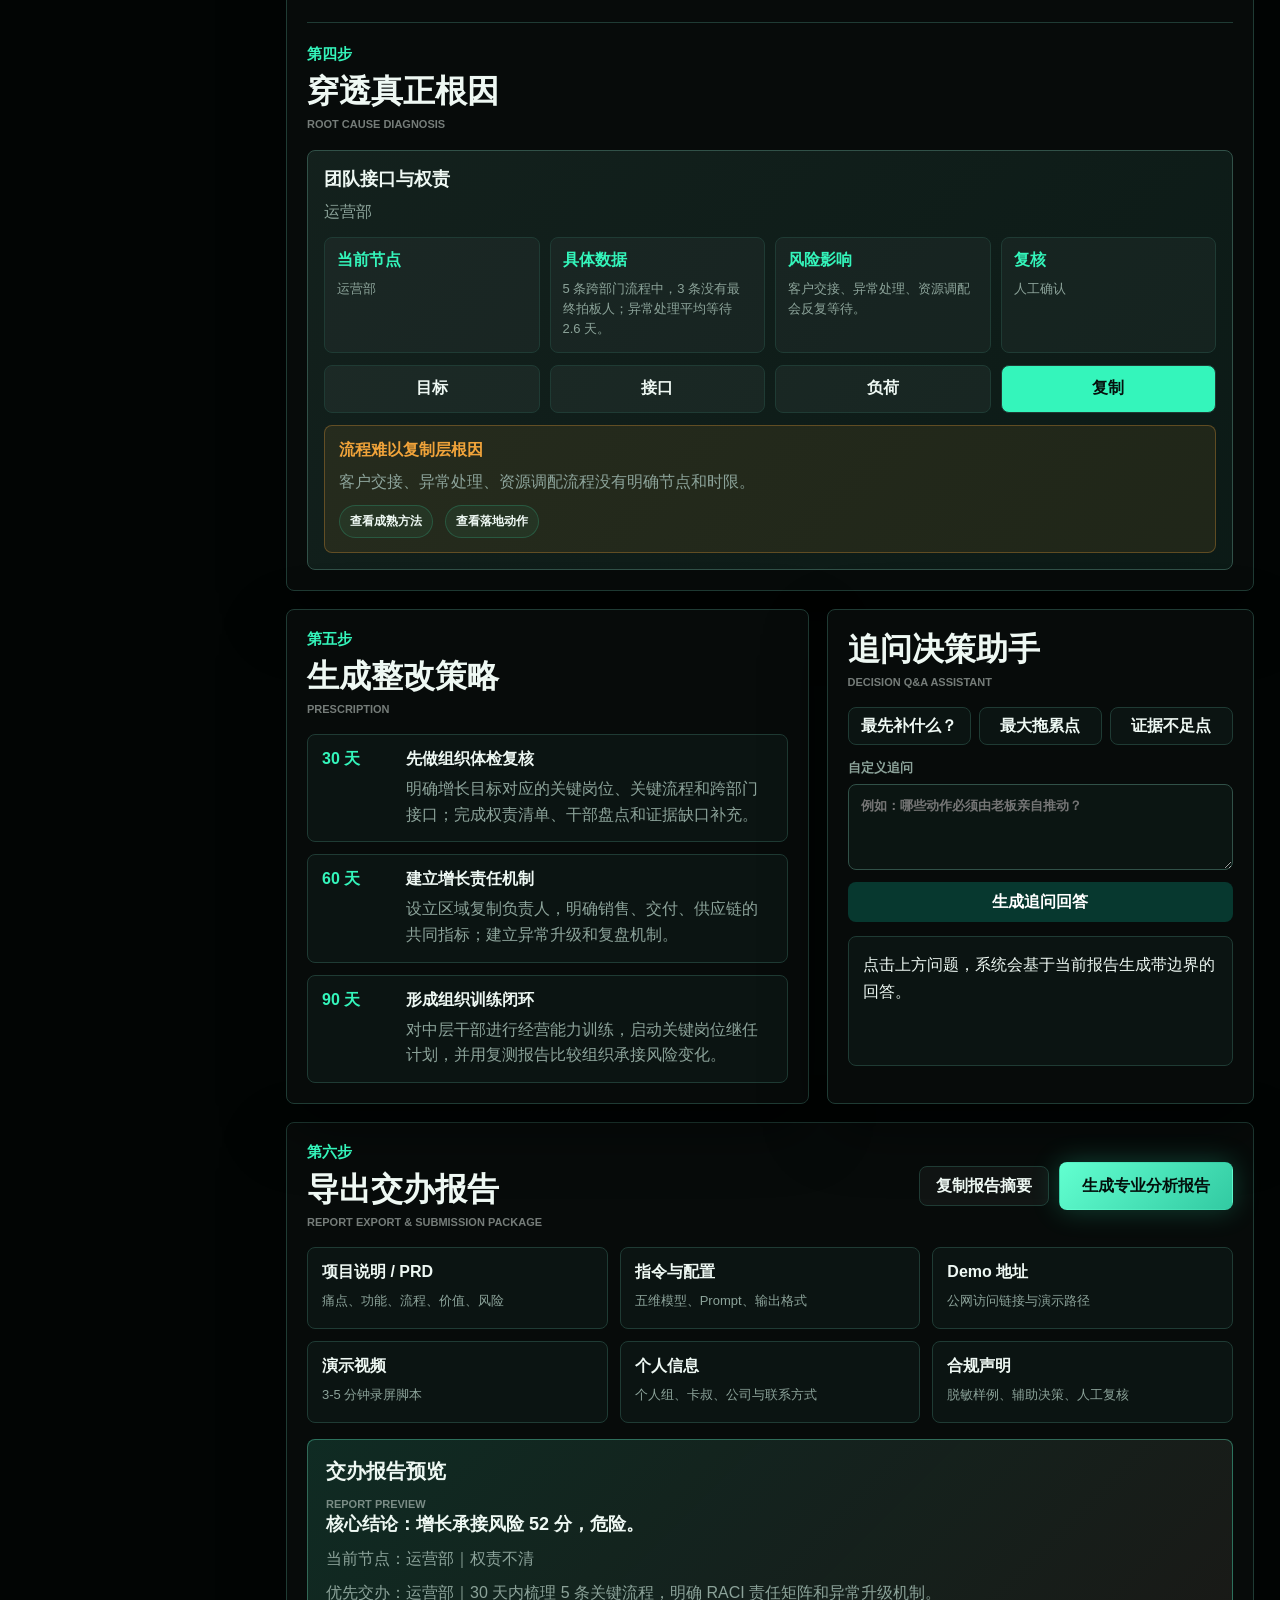
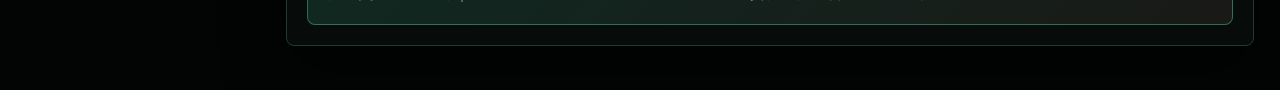
<file: org-planet-demo/index.html>
<!doctype html>
<html lang="zh-CN">
  <head>
    <meta charset="UTF-8" />
    <meta name="viewport" content="width=device-width, initial-scale=1.0" />
    <title>组织星球 | HR AI Hackathon Demo</title>
    <link rel="stylesheet" href="./styles.css" />
  </head>
  <body>
    <div class="intro-screen" id="introScreen" aria-label="组织星球启动开场">
      <div class="intro-grid"></div>
      <div class="intro-panel">
        <p class="eyebrow">组织星球启动</p>
        <p class="section-en">Organization Planet Boot Sequence</p>
        <div class="intro-line" id="introLine">增长来了。</div>
      </div>
      <div class="intro-flash" id="introFlash"></div>
    </div>

    <div class="app-shell">
      <aside class="sidebar" aria-label="演示步骤">
        <div class="brand-block">
          <div class="brand-mark">组</div>
          <div>
            <h1>组织星球</h1>
            <p>AI 组织增长指挥系统</p>
          </div>
        </div>

        <nav class="step-nav">
          <a href="#goal" class="active"><span>01</span>目标锁定</a>
          <a href="#report"><span>02</span>风险扫描</a>
          <a href="#riskCards"><span>03</span>证据追踪</a>
          <a href="#rootCause"><span>04</span>根因穿透</a>
          <a href="#prescription"><span>05</span>策略生成</a>
          <a href="#package"><span>06</span>指令下发</a>
        </nav>

        <div class="audit-note">
          <strong>合规边界</strong>
          <p>本 Demo 展示 AI 组织诊断流程：企业模板导入、风险识别、证据追踪、根因穿透、策略生成、报告交付。系统只做组织承接风险辅助评估，不预测营收结果，不替代管理层判断。</p>
        </div>
      </aside>

      <main class="workspace">
        <header class="topbar">
          <div>
            <h2>组织星球：增长前先锁定组织风险坐标</h2>
            <p class="section-en">AI-Native Application Demo</p>
          </div>
          <div class="topbar-actions">
            <button class="ghost-button" id="loadSampleButton" type="button">导入企业模板</button>
            <button class="primary-button" id="runButton" type="button">生成组织体检</button>
          </div>
        </header>

        <section id="overview" class="hero-lab simplified">
          <div class="hero-copy">
            <p class="eyebrow">组织指挥视图</p>
            <h3 class="hero-score danger-score">增长承接风险 <strong>52</strong> 分 <span>危险</span></h3>
            <p class="section-en">Command View · Organization Planet</p>
            <p class="hero-lead">18 个月冲 1 亿，先看组织接不接得住。</p>
            <div class="hero-verdict">
              <span>老板第一判断</span>
              <strong>能增长，但运营权责和流程复制会先卡住。</strong>
            </div>
            <div class="hero-actions">
              <button class="primary-button" id="startDiagnosisButton" type="button">扫描红色风险</button>
              <button class="ghost-button" id="jumpToFixButton" type="button">生成作战指令</button>
            </div>
            <div class="next-step-strip" data-tooltip="先看红色节点，再进入根因。红色不代表给人贴标签，只代表组织增长风险优先级。">
              <span>下一步</span>
              <strong>按住星球旋转，点击红色运营部</strong>
            </div>
            <div class="guided-steps" aria-label="六步诊断路径">
              <button class="guide-step active" type="button" data-guide="goal" data-tooltip="先把增长目标、时间和策略说清。没有目标，组织诊断就会变成泛泛而谈。"><span>1</span>定目标</button>
              <button class="guide-step" type="button" data-guide="red" data-tooltip="把增长承接状态标成红黄绿。红色优先处理，黄色进入训练，绿色暂时保持。"><span>2</span>扫风险</button>
              <button class="guide-step" type="button" data-guide="evidence" data-tooltip="每条判断必须带证据、未知项和人工复核点。"><span>3</span>查证据</button>
              <button class="guide-step" type="button" data-guide="why" data-tooltip="用五问法往下追，不停在表面症状。"><span>4</span>挖根因</button>
              <button class="guide-step" type="button" data-guide="fix" data-tooltip="把诊断转成 30/60/90 天行动单，方便领导直接交办。"><span>5</span>生成策略</button>
              <button class="guide-step" type="button" data-guide="report" data-tooltip="最后导出可交办的多维组织分析报告。"><span>6</span>导出报告</button>
            </div>
          </div>

          <div class="holo-stage" aria-label="组织星球">
            <div class="holo-grid"></div>
            <div class="holo-orbit orbit-a"></div>
            <div class="holo-orbit orbit-b"></div>
            <div class="holo-orbit orbit-c"></div>
            <div class="org-3d-map org-planet" id="orgPlanet" aria-label="可拖动组织星球">
              <canvas class="org-planet-canvas" id="orgPlanetCanvas" width="720" height="720" aria-hidden="true"></canvas>
              <svg class="org-lines" viewBox="0 0 520 420" aria-hidden="true">
                <line x1="260" y1="66" x2="146" y2="160"></line>
                <line x1="260" y1="66" x2="260" y2="160"></line>
                <line x1="260" y1="66" x2="374" y2="160"></line>
                <line x1="146" y1="160" x2="112" y2="276"></line>
                <line x1="146" y1="160" x2="190" y2="286"></line>
                <line x1="260" y1="160" x2="260" y2="304"></line>
                <line x1="374" y1="160" x2="336" y2="286"></line>
                <line x1="374" y1="160" x2="416" y2="276"></line>
              </svg>
              <button class="org-node health-green ceo" type="button" data-dimension="strategy" data-department="ceo" data-tooltip="绿色：方向基本清楚，当前不是主要堵点。">
                <span>CEO 办公室</span><strong>方向清楚</strong>
              </button>
              <button class="org-node health-yellow sales" type="button" data-dimension="strategy" data-department="sales" data-tooltip="橙色：销售目标明确，但还没有和交付、供应链变成共同指标。">
                <span>销售部</span><strong>目标断点</strong>
              </button>
              <button class="org-node health-red ops" type="button" data-dimension="role" data-department="ops" data-tooltip="红色：运营部是首个建议点击点，问题集中在跨部门权责、拍板和异常处理。">
                <span>运营部</span><strong>权责不清</strong>
              </button>
              <button class="org-node health-yellow supply" type="button" data-dimension="process" data-department="supply" data-tooltip="橙色：供应链能跑，但复制到新区域时标准化不足。">
                <span>供应链部</span><strong>复制不足</strong>
              </button>
              <button class="org-node health-red region" type="button" data-dimension="cadre" data-department="region" data-tooltip="红色：区域负责人梯队不足，可能让老板继续被迫亲自管理。">
                <span>区域管理部</span><strong>干部断层</strong>
              </button>
              <button class="org-node health-green finance" type="button" data-dimension="structure" data-department="finance" data-tooltip="绿色：财务规则当前稳定，扩张前只需要补授权边界。">
                <span>财务部</span><strong>规则稳定</strong>
              </button>
              <button class="org-node health-yellow hr" type="button" data-dimension="cadre" data-department="hr" data-tooltip="橙色：HR 需要把干部盘点和继任计划变成固定机制。">
                <span>人力资源部</span><strong>梯队待补</strong>
              </button>
              <button class="org-node health-red service" type="button" data-dimension="process" data-department="service" data-tooltip="红色：交付经验没有充分沉淀成 SOP，复盘机制不足。">
                <span>交付部</span><strong>复盘缺失</strong>
              </button>
              <button class="org-node health-yellow procurement" type="button" data-dimension="process" data-department="procurement" data-tooltip="采购供应商池有基础，但扩张后价格、账期、质量标准需要统一。">
                <span>采购部</span><strong>标准待齐</strong>
              </button>
              <button class="org-node health-red warehouse" type="button" data-dimension="process" data-department="warehouse" data-tooltip="仓储库存、拣配、异常反馈容易成为交付链路的红色卡点。">
                <span>仓储部</span><strong>库存积压</strong>
              </button>
              <button class="org-node health-yellow logistics" type="button" data-dimension="process" data-department="logistics" data-tooltip="物流准时率可控，但新区域线路、异常升级和成本复盘不足。">
                <span>物流部</span><strong>准时波动</strong>
              </button>
              <button class="org-node health-green quality" type="button" data-dimension="structure" data-department="quality" data-tooltip="质控标准相对稳定，是当前可以支撑复制的绿色模块。">
                <span>质控部</span><strong>标准正常</strong>
              </button>
              <button class="org-node health-yellow it" type="button" data-dimension="process" data-department="it" data-tooltip="信息化工具能记录数据，但还没有把经营风险自动转成管理动作。">
                <span>信息化部</span><strong>数据孤岛</strong>
              </button>
              <button class="org-node health-green settlement" type="button" data-dimension="structure" data-department="settlement" data-tooltip="结算规则基本清晰，但跨区域后需要授权边界和异常审批机制。">
                <span>结算部</span><strong>结算正常</strong>
              </button>
              <button class="org-node health-yellow keyaccount" type="button" data-dimension="strategy" data-department="keyaccount" data-tooltip="大客户目标明确，但交付承诺、成本约束和供应链能力需要共同校准。">
                <span>大客户部</span><strong>承诺偏满</strong>
              </button>
              <button class="org-node health-red aftersales" type="button" data-dimension="role" data-department="aftersales" data-tooltip="售后反馈没有稳定闭环，会把客户问题反复推回老板和运营。">
                <span>售后部</span><strong>闭环缺失</strong>
              </button>
              <div class="org-legend">
                <span><i class="green-dot"></i>健康</span>
                <span><i class="yellow-dot"></i>改善中</span>
                <span><i class="red-dot"></i>危险</span>
              </div>
            </div>
            <svg class="holo-pentagon" viewBox="0 0 420 420" role="img" aria-label="组织五维图">
              <defs>
                <filter id="glow">
                  <feGaussianBlur stdDeviation="4" result="coloredBlur" />
                  <feMerge>
                    <feMergeNode in="coloredBlur" />
                    <feMergeNode in="SourceGraphic" />
                  </feMerge>
                </filter>
              </defs>
              <polygon points="210,42 370,158 309,346 111,346 50,158" class="holo-frame"></polygon>
              <polygon points="210,92 322,173 279,304 141,304 98,173" class="holo-frame mid"></polygon>
              <polygon id="heroShape" points="" class="holo-shape" filter="url(#glow)"></polygon>
              <line x1="210" y1="210" x2="210" y2="42" class="holo-axis"></line>
              <line x1="210" y1="210" x2="370" y2="158" class="holo-axis"></line>
              <line x1="210" y1="210" x2="309" y2="346" class="holo-axis"></line>
              <line x1="210" y1="210" x2="111" y2="346" class="holo-axis"></line>
              <line x1="210" y1="210" x2="50" y2="158" class="holo-axis"></line>
            </svg>
            <button class="holo-node node-cadre" type="button" data-dimension="cadre"><span>干部</span><strong>49</strong></button>
            <button class="holo-node node-structure" type="button" data-dimension="structure"><span>架构</span><strong>60</strong></button>
            <button class="holo-node node-strategy" type="button" data-dimension="strategy"><span>传导</span><strong>51</strong></button>
            <button class="holo-node node-role" type="button" data-dimension="role"><span>权责</span><strong>44</strong></button>
            <button class="holo-node node-process" type="button" data-dimension="process"><span>流程</span><strong>56</strong></button>
            <div class="holo-core">
              <span>增长承压指数</span>
              <strong id="overviewScore">52</strong>
              <small>危险</small>
            </div>
            <div class="click-coach">
              <span id="selectedNodeName">当前点击：运营部</span>
              <strong id="selectedNodeRisk">风险：权责不清</strong>
              <p id="selectedNodeEvidence">数据：5 条跨部门流程中，3 条没有最终拍板人；异常处理平均等待 2.6 天。</p>
              <p id="selectedNodeImpact">影响：拖慢客户交接、异常处理、资源调配。</p>
              <small id="selectedNodeNext">建议下一步：查看根因</small>
            </div>
          </div>
        </section>

        <section class="guided-answer" id="guidedAnswer">
          <div class="answer-stage">
            <p class="eyebrow">诊断逻辑</p>
          <h3 id="guideTitle">决策主线：定目标 → 扫风险 → 查证据 → 挖根因 → 生成策略 → 导出报告</h3>
            <p class="section-en">Diagnosis Logic</p>
            <p id="guideText">系统不是评价哪个部门好坏，而是判断增长任务在组织里从哪里开始堵住。</p>
          </div>
          <div class="answer-path">
            <div class="status-green"><strong>目标</strong><span>增长目标有没有变成部门共同指标？</span></div>
            <div class="status-yellow"><strong>接口</strong><span>团队之间谁负责、谁协同、谁拍板？</span></div>
            <div class="status-red"><strong>负荷</strong><span>关键团队是否已经过载或靠个人救火？</span></div>
            <div class="status-green"><strong>复制</strong><span>流程能否被新人和新区域稳定执行？</span></div>
          </div>
        </section>

        <section id="goal" class="section-grid two-columns">
          <div class="panel">
            <div class="panel-heading">
              <p class="step-kicker">第一步</p>
              <h3>先说清业务目标</h3>
              <p class="section-en">Growth Target Input</p>
            </div>
            <div class="form-grid">
              <label>
                当前业务规模
                <input id="currentRevenue" type="text" value="5000 万年营收" />
              </label>
              <label>
                目标业务规模
                <input id="targetRevenue" type="text" value="18 个月做到年营收 1 亿" />
              </label>
              <label>
                增长策略
                <select id="strategy">
                  <option value="区域扩张 + 渠道复制">区域扩张 + 渠道复制</option>
                  <option value="门店扩张 + 标准化复制">门店扩张 + 标准化复制</option>
                  <option value="新业务线孵化">新业务线孵化</option>
                  <option value="集团化管理升级">集团化管理升级</option>
                </select>
              </label>
              <label>
                最大经营卡点
                <textarea id="bottleneck" rows="4">业务机会不少，但中层干部、跨部门协同、权责边界和流程标准化跟不上扩张节奏。</textarea>
              </label>
            </div>
          </div>

          <div class="panel emphasis-panel">
            <div class="panel-heading">
              <h3>不是预测增长，而是校验组织条件</h3>
              <p class="section-en">Product Logic</p>
            </div>
            <div class="logic-list">
              <div>
                <span>输入</span>
                <strong>增长目标与组织证据</strong>
              </div>
              <div>
                <span>分析</span>
                <strong>五维组织风险校验</strong>
              </div>
              <div>
                <span>输出</span>
                <strong>风险证据与训练计划</strong>
              </div>
            </div>
            <p class="plain-copy">每条 AI 结论都必须带证据、置信度、未知项、风险边界和人工复核点，避免把组织诊断做成“玄学判断”。</p>
          </div>
        </section>

        <section id="data" class="section-grid two-columns">
          <div class="panel">
            <div class="panel-heading">
              <h3>最小组织数据包</h3>
              <p class="section-en">Minimum Organization Data Package</p>
            </div>
            <div class="check-grid" id="dataChecklist"></div>
          </div>

          <div class="panel">
            <div class="panel-heading">
              <h3>选择企业增长场景</h3>
              <p class="section-en">Scenario Scan</p>
            </div>
            <div class="scenario-grid" id="scenarioGrid">
              <button class="scenario-card active" type="button" data-scenario="regional">
                <span>区域复制</span>
                <strong>单一区域复制到多区域</strong>
                <small>优先扫描：干部、权责、流程</small>
              </button>
              <button class="scenario-card" type="button" data-scenario="delivery">
                <span>交付承压</span>
                <strong>订单增长后履约不稳定</strong>
                <small>优先扫描：仓储、物流、售后</small>
              </button>
              <button class="scenario-card" type="button" data-scenario="keyaccount">
                <span>大客户增长</span>
                <strong>大客户承诺超过组织能力</strong>
                <small>优先扫描：目标、供应链、交付</small>
              </button>
            </div>
            <div class="scenario-output" id="scenarioOutput">
              <span>当前扫描</span>
              <strong>供应链服务企业，准备从单一区域复制到多区域。</strong>
            </div>
          </div>
        </section>

        <section id="report" class="report-section">
          <div class="section-title-row">
            <div>
              <p class="step-kicker">第二步</p>
              <h3>扫描组织风险</h3>
              <p class="section-en">Organization Growth Health Report</p>
            </div>
            <div class="report-status" id="reportStatus">已导入样例报告</div>
          </div>

          <div class="report-layout">
            <div class="score-panel">
              <div class="score-ring" id="scoreRing" aria-label="组织承接风险分数">
                <span id="scoreValue">57</span>
                <small>组织承接风险</small>
              </div>
              <div class="risk-summary">
                <p>当前判断</p>
                <h4 id="riskHeadline">组织可以启动增长，但必须先补中层、权责和流程</h4>
                <span id="confidenceBadge">整体置信度：中等</span>
              </div>
            </div>

            <div class="radar-panel">
              <svg class="radar-chart" viewBox="0 0 360 340" role="img" aria-label="五维组织体检雷达图">
                <g transform="translate(20 10)">
                <polygon points="160,34 280,121 234,262 86,262 40,121" class="radar-grid outer"></polygon>
                <polygon points="160,72 244,133 212,232 108,232 76,133" class="radar-grid"></polygon>
                <polygon points="160,110 208,145 190,202 130,202 112,145" class="radar-grid"></polygon>
                <line x1="160" y1="160" x2="160" y2="34" class="radar-axis"></line>
                <line x1="160" y1="160" x2="280" y2="121" class="radar-axis"></line>
                <line x1="160" y1="160" x2="234" y2="262" class="radar-axis"></line>
                <line x1="160" y1="160" x2="86" y2="262" class="radar-axis"></line>
                <line x1="160" y1="160" x2="40" y2="121" class="radar-axis"></line>
                <polygon id="radarShape" points="" class="radar-shape"></polygon>
                <text x="160" y="22" text-anchor="middle">干部</text>
                <text x="292" y="125" text-anchor="start">架构</text>
                <text x="250" y="286" text-anchor="middle">传导</text>
                <text x="70" y="286" text-anchor="middle">权责</text>
                <text x="28" y="125" text-anchor="end">流程</text>
                </g>
              </svg>
            </div>

            <div class="dimension-panel" id="dimensionList"></div>
          </div>

          <div class="step-block" id="riskCards">
            <div class="section-title-row compact">
              <div>
                <p class="step-kicker">第三步</p>
                <h3>追踪判断证据</h3>
                <p class="section-en">Evidence Tracking</p>
              </div>
            </div>
            <div class="risk-card-grid" id="riskCardGrid"></div>
          </div>

          <div class="step-block" id="rootCause">
            <div class="section-title-row compact">
              <div>
                <p class="step-kicker">第四步</p>
                <h3>穿透真正根因</h3>
                <p class="section-en">Root Cause Diagnosis</p>
              </div>
            </div>
            <div class="branch-panel" id="branchPanel"></div>
          </div>
        </section>

        <section id="prescription" class="section-grid two-columns">
          <div class="panel">
            <div class="panel-heading">
              <p class="step-kicker">第五步</p>
              <h3>生成整改策略</h3>
              <p class="section-en">Prescription</p>
            </div>
            <div class="timeline" id="trainingPlan"></div>
          </div>

          <div id="coach" class="panel">
            <div class="panel-heading">
              <h3>追问决策助手</h3>
              <p class="section-en">Decision Q&A Assistant</p>
            </div>
            <div class="question-bank">
              <button type="button" data-question="如果要 18 个月做到 1 亿，组织最先补什么？">最先补什么？</button>
              <button type="button" data-question="哪个组织风险最可能拖慢增长？">最大拖累点</button>
              <button type="button" data-question="哪些结论证据不足，需要人工复核？">证据不足点</button>
            </div>
            <label class="ask-box">
              自定义追问
              <textarea id="customQuestion" rows="3" placeholder="例如：哪些动作必须由老板亲自推动？"></textarea>
            </label>
            <button class="primary-button full-width" id="askButton" type="button">生成追问回答</button>
            <div class="answer-box" id="answerBox">
              <p>点击上方问题，系统会基于当前报告生成带边界的回答。</p>
            </div>
          </div>
        </section>

        <section id="package" class="package-section">
          <div class="section-title-row">
            <div>
              <p class="step-kicker">第六步</p>
              <h3>导出交办报告</h3>
              <p class="section-en">Report Export & Submission Package</p>
            </div>
            <div class="topbar-actions">
              <button class="ghost-button" id="copySummaryButton" type="button">复制报告摘要</button>
              <button class="primary-button report-export-button" id="exportReportButton" type="button">生成专业分析报告</button>
            </div>
          </div>
          <div class="package-grid">
            <div><strong>项目说明 / PRD</strong><span>痛点、功能、流程、价值、风险</span></div>
            <div><strong>指令与配置</strong><span>五维模型、Prompt、输出格式</span></div>
            <div><strong>Demo 地址</strong><span>公网访问链接与演示路径</span></div>
            <div><strong>演示视频</strong><span>3-5 分钟录屏脚本</span></div>
            <div><strong>个人信息</strong><span>个人组、卡叔、公司与联系方式</span></div>
            <div><strong>合规声明</strong><span>脱敏样例、辅助决策、人工复核</span></div>
          </div>
          <div class="report-preview" id="reportPreview">
            <h4>交办报告预览</h4>
            <p class="section-en">Report Preview</p>
            <div id="reportPreviewContent">
              <strong>核心结论：增长承接风险 52 分，危险。</strong>
              <span>优先交办：运营部权责清单、关键流程责任人、30/60/90 天复核动作。</span>
            </div>
          </div>
        </section>
      </main>
    </div>

    <div class="import-modal hidden" id="importModal" aria-hidden="true">
      <div class="import-backdrop" id="importBackdrop"></div>
      <div class="import-dialog" role="dialog" aria-modal="true" aria-labelledby="importTitle">
        <button class="import-close" id="importCloseButton" type="button" aria-label="关闭导入窗口">×</button>
        <p class="step-kicker">企业模板导入</p>
        <h3 id="importTitle">先按标准模板填写，再生成组织体检</h3>
        <p class="import-copy">适合正式使用：HR 或业务负责人先补齐增长目标、组织卡点和最小数据包，系统再生成风险扫描和交办报告。</p>
        <div class="import-flow">
          <div><span>01</span><strong>下载模板</strong><small>CSV 标准字段</small></div>
          <div><span>02</span><strong>填写数据</strong><small>目标、场景、卡点</small></div>
          <div><span>03</span><strong>上传生成</strong><small>自动刷新体检</small></div>
        </div>
        <div class="import-template-preview">
          <strong>模板字段</strong>
          <span>当前业务规模、目标业务规模、增长策略、最大经营卡点、关键部门、已知风险、需复核数据</span>
        </div>
        <div class="import-actions">
          <button class="ghost-button" id="downloadTemplateButton" type="button">下载模板</button>
          <button class="primary-button" id="uploadTemplateButton" type="button">上传填好的模板</button>
          <button class="ghost-button" id="useSampleButton" type="button">使用样例企业</button>
          <input id="templateFileInput" type="file" accept=".csv,text/csv" hidden />
        </div>
      </div>
    </div>

    <div class="tour-card hidden" id="tourCard" aria-live="polite">
      <div>
        <span id="tourStepLabel">第一步 / 共六步</span>
        <h3 id="tourTitle">先看增长承接风险</h3>
        <p id="tourText">52 分是危险信号，代表目标有机会，但组织承接能力会先卡住。</p>
      </div>
      <div class="tour-actions">
        <button class="ghost-button" id="tourSkipButton" type="button">跳过</button>
        <button class="primary-button" id="tourNextButton" type="button">下一步</button>
      </div>
    </div>

    <div class="toast" id="toast" role="status" aria-live="polite"></div>
    <script src="./app.js"></script>
  </body>
</html>
</file>
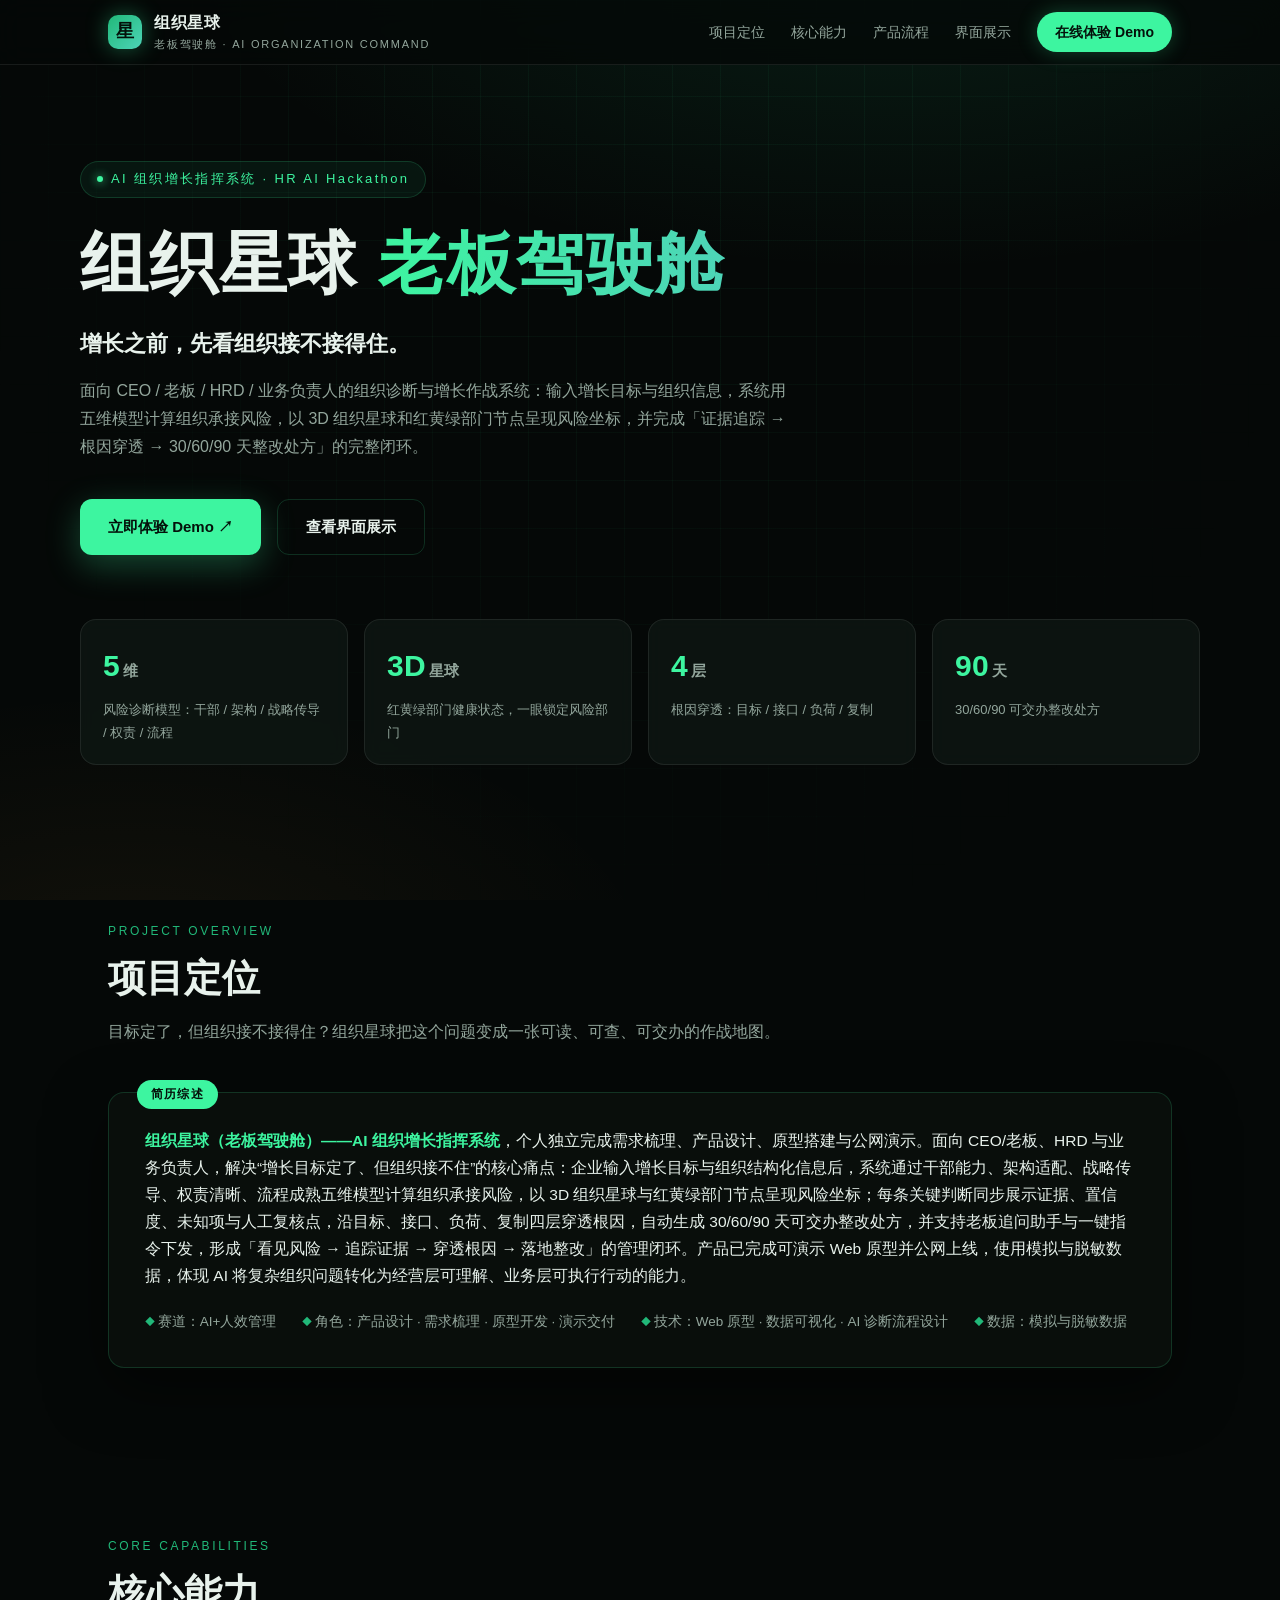
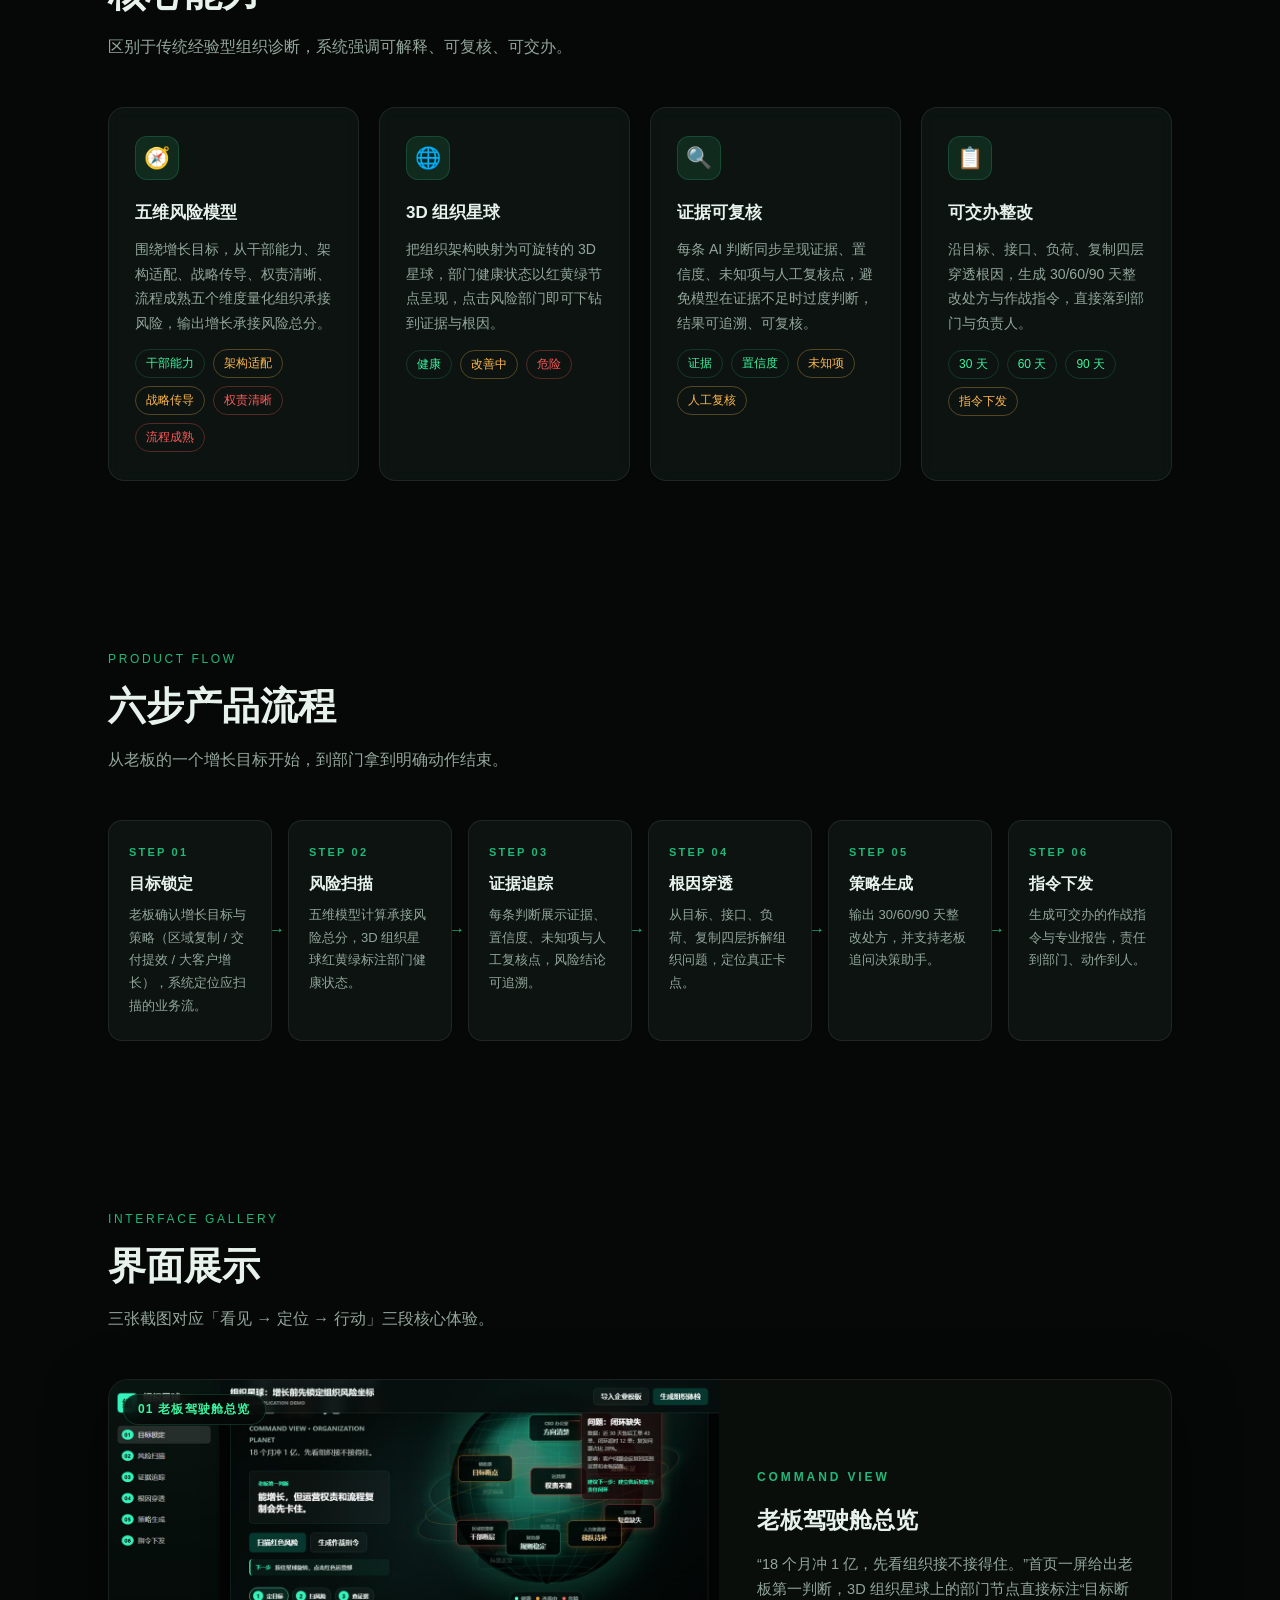
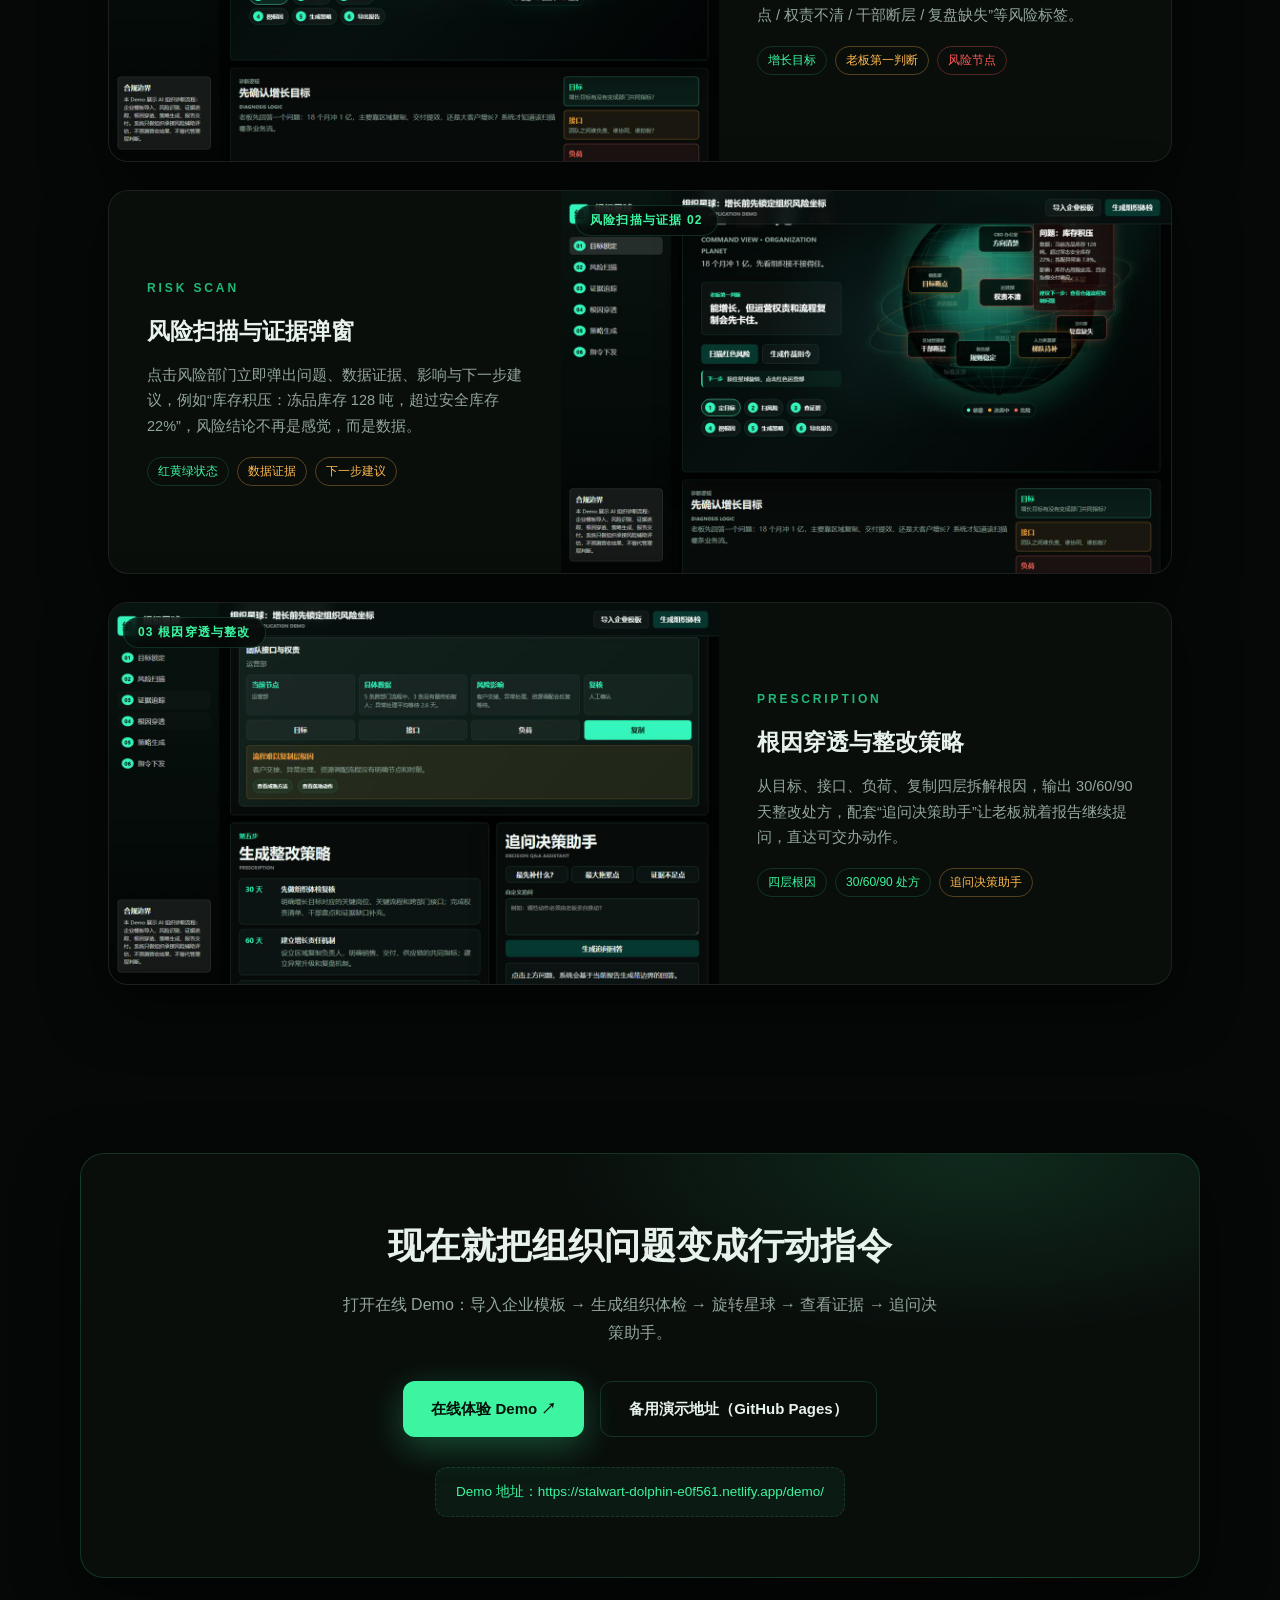
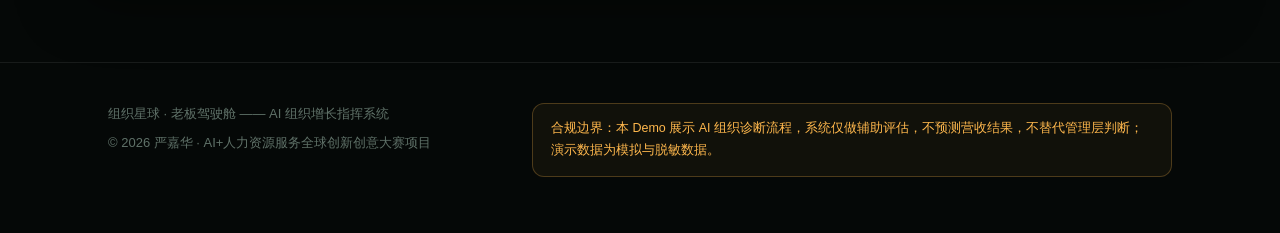
<file: org-planet-intro/index.html>
<!doctype html>
<html lang="zh-CN">
<head>
<meta charset="UTF-8" />
<meta name="viewport" content="width=device-width, initial-scale=1.0" />
<title>组织星球 · 老板驾驶舱 | AI 组织增长指挥系统</title>
<meta name="description" content="组织星球（老板驾驶舱）——AI 组织增长指挥系统：增长之前，先看组织接不接得住。五维风险扫描、3D 组织星球、证据追踪、根因穿透与 30/60/90 天整改处方。" />
<style>
  :root {
    --bg: #050807;
    --bg2: #0a100d;
    --panel: rgba(15, 24, 20, 0.78);
    --panel2: rgba(10, 16, 13, 0.9);
    --line: rgba(61, 245, 160, 0.16);
    --line-soft: rgba(255, 255, 255, 0.08);
    --green: #3df5a0;
    --green-dim: #21b879;
    --teal: #4dd4b7;
    --amber: #ffb84d;
    --red: #ff5a5a;
    --text: #e8f2ec;
    --muted: #93a69c;
    --muted2: #5f7168;
    --radius: 16px;
    --shadow: 0 20px 60px rgba(0, 0, 0, 0.5);
  }
  * { margin: 0; padding: 0; box-sizing: border-box; }
  html { scroll-behavior: smooth; }
  body {
    font-family: "PingFang SC", "Microsoft YaHei", "Noto Sans SC", -apple-system, "Segoe UI", sans-serif;
    background: var(--bg);
    color: var(--text);
    line-height: 1.75;
    -webkit-font-smoothing: antialiased;
    overflow-x: hidden;
  }
  ::selection { background: rgba(61, 245, 160, 0.28); }
  .bg-grid {
    position: fixed; inset: 0; z-index: -2;
    background:
      radial-gradient(1200px 600px at 70% -10%, rgba(33, 184, 121, 0.14), transparent 60%),
      radial-gradient(900px 500px at 10% 110%, rgba(255, 184, 77, 0.06), transparent 60%),
      var(--bg);
  }
  .bg-grid::after {
    content: ""; position: absolute; inset: 0;
    background-image:
      linear-gradient(rgba(61, 245, 160, 0.045) 1px, transparent 1px),
      linear-gradient(90deg, rgba(61, 245, 160, 0.045) 1px, transparent 1px);
    background-size: 48px 48px;
    mask-image: radial-gradient(ellipse at 50% 0%, #000 30%, transparent 78%);
  }
  .wrap { max-width: 1120px; margin: 0 auto; padding: 0 28px; }

  /* ---------- Header ---------- */
  header {
    position: sticky; top: 0; z-index: 50;
    backdrop-filter: blur(14px);
    background: rgba(5, 8, 7, 0.78);
    border-bottom: 1px solid var(--line-soft);
  }
  .nav { display: flex; align-items: center; justify-content: space-between; height: 64px; }
  .brand { display: flex; align-items: center; gap: 12px; text-decoration: none; color: var(--text); }
  .brand-mark {
    width: 34px; height: 34px; border-radius: 10px; flex: none;
    background: linear-gradient(135deg, var(--green-dim), var(--teal));
    display: grid; place-items: center; font-weight: 800; color: #04110a; font-size: 18px;
    box-shadow: 0 0 22px rgba(61, 245, 160, 0.35);
  }
  .brand-name { font-weight: 700; letter-spacing: 0.04em; }
  .brand-sub { display: block; font-size: 11px; color: var(--muted); letter-spacing: 0.16em; margin-top: -2px; }
  .nav-links { display: flex; gap: 26px; align-items: center; }
  .nav-links a { color: var(--muted); text-decoration: none; font-size: 14px; transition: color 0.2s; }
  .nav-links a:hover { color: var(--green); }
  .nav-cta {
    padding: 8px 18px; border-radius: 999px; font-size: 13px; font-weight: 600;
    background: var(--green); color: #04110a !important; text-decoration: none;
    box-shadow: 0 0 20px rgba(61, 245, 160, 0.25); transition: transform 0.2s, box-shadow 0.2s;
  }
  .nav-cta:hover { transform: translateY(-1px); box-shadow: 0 0 30px rgba(61, 245, 160, 0.4); }

  /* ---------- Hero ---------- */
  .hero { padding: 96px 0 72px; position: relative; }
  .hero-eyebrow {
    display: inline-flex; align-items: center; gap: 8px;
    font-size: 13px; letter-spacing: 0.18em; color: var(--green);
    border: 1px solid var(--line); border-radius: 999px; padding: 6px 16px;
    background: rgba(61, 245, 160, 0.06); margin-bottom: 26px;
  }
  .hero-eyebrow .dot { width: 6px; height: 6px; border-radius: 50%; background: var(--green); box-shadow: 0 0 10px var(--green); }
  .hero h1 {
    font-size: clamp(38px, 6vw, 68px); line-height: 1.16; font-weight: 800; letter-spacing: 0.02em;
  }
  .hero h1 .accent {
    background: linear-gradient(92deg, var(--green), var(--teal));
    -webkit-background-clip: text; background-clip: text; color: transparent;
  }
  .hero .tagline {
    margin-top: 22px; font-size: clamp(17px, 2.2vw, 22px); color: var(--text); font-weight: 600;
  }
  .hero .lead {
    margin-top: 14px; max-width: 720px; color: var(--muted); font-size: 16px;
  }
  .hero-actions { display: flex; gap: 16px; margin-top: 38px; flex-wrap: wrap; }
  .btn {
    display: inline-flex; align-items: center; gap: 10px;
    padding: 14px 28px; border-radius: 12px; font-size: 15px; font-weight: 700;
    text-decoration: none; transition: transform 0.2s, box-shadow 0.2s, background 0.2s; border: none; cursor: pointer;
  }
  .btn-primary { background: var(--green); color: #04110a; box-shadow: 0 10px 34px rgba(61, 245, 160, 0.28); }
  .btn-primary:hover { transform: translateY(-2px); box-shadow: 0 14px 44px rgba(61, 245, 160, 0.42); }
  .btn-ghost { background: transparent; color: var(--text); border: 1px solid var(--line); }
  .btn-ghost:hover { border-color: var(--green); color: var(--green); transform: translateY(-2px); }
  .hero-metrics {
    display: grid; grid-template-columns: repeat(auto-fit, minmax(150px, 1fr)); gap: 16px; margin-top: 64px;
  }
  .metric {
    border: 1px solid var(--line-soft); border-radius: var(--radius); padding: 20px 22px;
    background: var(--panel); backdrop-filter: blur(8px);
  }
  .metric .num { font-size: 30px; font-weight: 800; color: var(--green); letter-spacing: 0.01em; }
  .metric .num small { font-size: 15px; color: var(--muted); font-weight: 600; margin-left: 3px; }
  .metric .label { font-size: 13px; color: var(--muted); margin-top: 6px; }

  /* ---------- Sections ---------- */
  section { padding: 84px 0; }
  .sec-head { max-width: 760px; margin-bottom: 46px; }
  .sec-kicker {
    font-size: 12px; letter-spacing: 0.22em; color: var(--green-dim); text-transform: uppercase; margin-bottom: 12px;
  }
  .sec-head h2 { font-size: clamp(26px, 3.6vw, 38px); font-weight: 800; line-height: 1.3; }
  .sec-head p { margin-top: 14px; color: var(--muted); }

  /* ---------- Resume block ---------- */
  .resume-card {
    border: 1px solid var(--line); border-radius: var(--radius); background: var(--panel2);
    padding: 34px 36px; position: relative; box-shadow: var(--shadow);
  }
  .resume-card::before {
    content: "简历综述"; position: absolute; top: -13px; left: 28px;
    background: var(--green); color: #04110a; font-size: 12px; font-weight: 800;
    letter-spacing: 0.1em; padding: 4px 14px; border-radius: 999px;
  }
  .resume-card .quote { font-size: 15.5px; color: var(--text); }
  .resume-card .quote strong { color: var(--green); }
  .resume-card .meta { margin-top: 20px; display: flex; flex-wrap: wrap; gap: 10px 26px; color: var(--muted); font-size: 13.5px; }
  .resume-card .meta span::before { content: "◆ "; color: var(--green-dim); font-size: 10px; vertical-align: 1px; }

  /* ---------- Capability cards ---------- */
  .cards { display: grid; grid-template-columns: repeat(auto-fit, minmax(240px, 1fr)); gap: 20px; }
  .card {
    border: 1px solid var(--line-soft); border-radius: var(--radius); padding: 28px 26px;
    background: var(--panel); backdrop-filter: blur(8px);
    transition: border-color 0.25s, transform 0.25s;
  }
  .card:hover { border-color: var(--line); transform: translateY(-4px); }
  .card .ico {
    width: 44px; height: 44px; border-radius: 12px; display: grid; place-items: center;
    font-size: 21px; margin-bottom: 18px;
    background: rgba(61, 245, 160, 0.1); border: 1px solid var(--line);
  }
  .card h3 { font-size: 17px; font-weight: 700; margin-bottom: 10px; }
  .card p { font-size: 14px; color: var(--muted); }
  .card .tag-row { margin-top: 14px; display: flex; flex-wrap: wrap; gap: 8px; }
  .tag {
    font-size: 12px; padding: 3px 10px; border-radius: 999px; color: var(--muted);
    border: 1px solid var(--line-soft);
  }
  .tag.g { color: var(--green); border-color: var(--line); }
  .tag.a { color: var(--amber); border-color: rgba(255, 184, 77, 0.3); }
  .tag.r { color: var(--red); border-color: rgba(255, 90, 90, 0.3); }

  /* ---------- Flow ---------- */
  .flow { display: grid; grid-template-columns: repeat(auto-fit, minmax(150px, 1fr)); gap: 16px; }
  .flow-item {
    position: relative; border: 1px solid var(--line-soft); border-radius: 14px;
    padding: 22px 20px; background: var(--panel);
  }
  .flow-item .step {
    font-size: 11px; letter-spacing: 0.2em; color: var(--green-dim); font-weight: 800; margin-bottom: 8px;
  }
  .flow-item h4 { font-size: 16px; margin-bottom: 6px; }
  .flow-item p { font-size: 13px; color: var(--muted); }
  .flow-item::after {
    content: "→"; position: absolute; right: -14px; top: 50%; transform: translateY(-50%);
    color: var(--green-dim); z-index: 2; display: none;
  }
  @media (min-width: 900px) { .flow-item:not(:last-child)::after { display: block; } }

  /* ---------- Gallery ---------- */
  .gallery { display: grid; gap: 28px; }
  .shot {
    border: 1px solid var(--line-soft); border-radius: 20px; overflow: hidden;
    background: var(--panel2); box-shadow: var(--shadow);
    display: grid; grid-template-columns: 1.35fr 1fr; align-items: stretch;
  }
  .shot:nth-child(even) { direction: rtl; }
  .shot:nth-child(even) .shot-body { direction: ltr; }
  .shot figure { margin: 0; position: relative; }
  .shot img { width: 100%; height: 100%; object-fit: cover; display: block; }
  .shot .frame-label {
    position: absolute; top: 14px; left: 14px; z-index: 2;
    background: rgba(5, 8, 7, 0.78); backdrop-filter: blur(8px);
    border: 1px solid var(--line); color: var(--green); border-radius: 999px;
    padding: 4px 14px; font-size: 12px; font-weight: 700; letter-spacing: 0.1em;
  }
  .shot-body { padding: 40px 38px; display: flex; flex-direction: column; justify-content: center; gap: 12px; }
  .shot-body .no { font-size: 12px; letter-spacing: 0.24em; color: var(--green-dim); font-weight: 800; }
  .shot-body h3 { font-size: 23px; font-weight: 800; }
  .shot-body p { font-size: 14.5px; color: var(--muted); }
  .shot-body .chips { display: flex; flex-wrap: wrap; gap: 8px; margin-top: 6px; }
  @media (max-width: 820px) {
    .shot, .shot:nth-child(even) { grid-template-columns: 1fr; direction: ltr; }
    .shot img { max-height: 260px; }
    .shot-body { padding: 28px 24px; }
  }

  /* ---------- CTA ---------- */
  .cta {
    border: 1px solid var(--line); border-radius: 24px; background:
      radial-gradient(700px 300px at 80% 0%, rgba(61, 245, 160, 0.12), transparent 60%), var(--panel2);
    padding: 60px 48px; text-align: center; box-shadow: var(--shadow);
  }
  .cta h2 { font-size: clamp(24px, 3.4vw, 36px); font-weight: 800; }
  .cta p { color: var(--muted); margin: 14px auto 34px; max-width: 600px; }
  .cta .btns { display: flex; justify-content: center; gap: 16px; flex-wrap: wrap; }
  .url-box {
    margin-top: 30px; display: inline-flex; align-items: center; gap: 10px;
    border: 1px dashed var(--line); border-radius: 12px; padding: 12px 20px;
    font-size: 13.5px; color: var(--green); background: rgba(61, 245, 160, 0.05);
    word-break: break-all; max-width: 100%;
  }

  /* ---------- Footer ---------- */
  footer { border-top: 1px solid var(--line-soft); padding: 40px 0 56px; color: var(--muted2); font-size: 13px; }
  footer .wrap { display: flex; justify-content: space-between; gap: 20px; flex-wrap: wrap; }
  .compliance {
    border: 1px solid rgba(255, 184, 77, 0.25); border-radius: 12px; background: rgba(255, 184, 77, 0.05);
    padding: 14px 18px; color: var(--amber); font-size: 12.5px; max-width: 640px;
  }
  @media (max-width: 640px) {
    .nav-links a:not(.nav-cta) { display: none; }
    .hero { padding: 64px 0 48px; }
    section { padding: 60px 0; }
  }
</style>
</head>
<body>
<div class="bg-grid"></div>

<header>
  <div class="wrap nav">
    <a class="brand" href="#top">
      <span class="brand-mark">星</span>
      <span>
        <span class="brand-name">组织星球</span>
        <span class="brand-sub">老板驾驶舱 · AI ORGANIZATION COMMAND</span>
      </span>
    </a>
    <nav class="nav-links">
      <a href="#intro">项目定位</a>
      <a href="#capability">核心能力</a>
      <a href="#flow">产品流程</a>
      <a href="#gallery">界面展示</a>
      <a class="nav-cta" href="https://stalwart-dolphin-e0f561.netlify.app/demo/" target="_blank" rel="noopener">在线体验 Demo</a>
    </nav>
  </div>
</header>

<main id="top">
  <!-- Hero -->
  <div class="wrap hero">
    <span class="hero-eyebrow"><span class="dot"></span>AI 组织增长指挥系统 · HR AI Hackathon</span>
    <h1>组织星球 <span class="accent">老板驾驶舱</span></h1>
    <p class="tagline">增长之前，先看组织接不接得住。</p>
    <p class="lead">面向 CEO / 老板 / HRD / 业务负责人的组织诊断与增长作战系统：输入增长目标与组织信息，系统用五维模型计算组织承接风险，以 3D 组织星球和红黄绿部门节点呈现风险坐标，并完成「证据追踪 → 根因穿透 → 30/60/90 天整改处方」的完整闭环。</p>
    <div class="hero-actions">
      <a class="btn btn-primary" href="https://stalwart-dolphin-e0f561.netlify.app/demo/" target="_blank" rel="noopener">立即体验 Demo ↗</a>
      <a class="btn btn-ghost" href="#gallery">查看界面展示</a>
    </div>
    <div class="hero-metrics">
      <div class="metric"><div class="num">5<small>维</small></div><div class="label">风险诊断模型：干部 / 架构 / 战略传导 / 权责 / 流程</div></div>
      <div class="metric"><div class="num">3D<small>星球</small></div><div class="label">红黄绿部门健康状态，一眼锁定风险部门</div></div>
      <div class="metric"><div class="num">4<small>层</small></div><div class="label">根因穿透：目标 / 接口 / 负荷 / 复制</div></div>
      <div class="metric"><div class="num">90<small>天</small></div><div class="label">30/60/90 可交办整改处方</div></div>
    </div>
  </div>

  <!-- 项目定位 + 简历综述 -->
  <section id="intro">
    <div class="wrap">
      <div class="sec-head">
        <div class="sec-kicker">Project Overview</div>
        <h2>项目定位</h2>
        <p>目标定了，但组织接不接得住？组织星球把这个问题变成一张可读、可查、可交办的作战地图。</p>
      </div>
      <div class="resume-card">
        <div class="quote">
          <strong>组织星球（老板驾驶舱）——AI 组织增长指挥系统</strong>，个人独立完成需求梳理、产品设计、原型搭建与公网演示。面向 CEO/老板、HRD 与业务负责人，解决“增长目标定了、但组织接不住”的核心痛点：企业输入增长目标与组织结构化信息后，系统通过干部能力、架构适配、战略传导、权责清晰、流程成熟五维模型计算组织承接风险，以 3D 组织星球与红黄绿部门节点呈现风险坐标；每条关键判断同步展示证据、置信度、未知项与人工复核点，沿目标、接口、负荷、复制四层穿透根因，自动生成 30/60/90 天可交办整改处方，并支持老板追问助手与一键指令下发，形成「看见风险 → 追踪证据 → 穿透根因 → 落地整改」的管理闭环。产品已完成可演示 Web 原型并公网上线，使用模拟与脱敏数据，体现 AI 将复杂组织问题转化为经营层可理解、业务层可执行行动的能力。
        </div>
        <div class="meta">
          <span>赛道：AI+人效管理</span>
          <span>角色：产品设计 · 需求梳理 · 原型开发 · 演示交付</span>
          <span>技术：Web 原型 · 数据可视化 · AI 诊断流程设计</span>
          <span>数据：模拟与脱敏数据</span>
        </div>
      </div>
    </div>
  </section>

  <!-- 核心能力 -->
  <section id="capability">
    <div class="wrap">
      <div class="sec-head">
        <div class="sec-kicker">Core Capabilities</div>
        <h2>核心能力</h2>
        <p>区别于传统经验型组织诊断，系统强调可解释、可复核、可交办。</p>
      </div>
      <div class="cards">
        <div class="card">
          <div class="ico">🧭</div>
          <h3>五维风险模型</h3>
          <p>围绕增长目标，从干部能力、架构适配、战略传导、权责清晰、流程成熟五个维度量化组织承接风险，输出增长承接风险总分。</p>
          <div class="tag-row">
            <span class="tag g">干部能力</span><span class="tag a">架构适配</span><span class="tag a">战略传导</span><span class="tag r">权责清晰</span><span class="tag r">流程成熟</span>
          </div>
        </div>
        <div class="card">
          <div class="ico">🌐</div>
          <h3>3D 组织星球</h3>
          <p>把组织架构映射为可旋转的 3D 星球，部门健康状态以红黄绿节点呈现，点击风险部门即可下钻到证据与根因。</p>
          <div class="tag-row">
            <span class="tag g">健康</span><span class="tag a">改善中</span><span class="tag r">危险</span>
          </div>
        </div>
        <div class="card">
          <div class="ico">🔍</div>
          <h3>证据可复核</h3>
          <p>每条 AI 判断同步呈现证据、置信度、未知项与人工复核点，避免模型在证据不足时过度判断，结果可追溯、可复核。</p>
          <div class="tag-row">
            <span class="tag g">证据</span><span class="tag g">置信度</span><span class="tag a">未知项</span><span class="tag a">人工复核</span>
          </div>
        </div>
        <div class="card">
          <div class="ico">📋</div>
          <h3>可交办整改</h3>
          <p>沿目标、接口、负荷、复制四层穿透根因，生成 30/60/90 天整改处方与作战指令，直接落到部门与负责人。</p>
          <div class="tag-row">
            <span class="tag g">30 天</span><span class="tag g">60 天</span><span class="tag g">90 天</span><span class="tag a">指令下发</span>
          </div>
        </div>
      </div>
    </div>
  </section>

  <!-- 产品流程 -->
  <section id="flow">
    <div class="wrap">
      <div class="sec-head">
        <div class="sec-kicker">Product Flow</div>
        <h2>六步产品流程</h2>
        <p>从老板的一个增长目标开始，到部门拿到明确动作结束。</p>
      </div>
      <div class="flow">
        <div class="flow-item">
          <div class="step">STEP 01</div><h4>目标锁定</h4>
          <p>老板确认增长目标与策略（区域复制 / 交付提效 / 大客户增长），系统定位应扫描的业务流。</p>
        </div>
        <div class="flow-item">
          <div class="step">STEP 02</div><h4>风险扫描</h4>
          <p>五维模型计算承接风险总分，3D 组织星球红黄绿标注部门健康状态。</p>
        </div>
        <div class="flow-item">
          <div class="step">STEP 03</div><h4>证据追踪</h4>
          <p>每条判断展示证据、置信度、未知项与人工复核点，风险结论可追溯。</p>
        </div>
        <div class="flow-item">
          <div class="step">STEP 04</div><h4>根因穿透</h4>
          <p>从目标、接口、负荷、复制四层拆解组织问题，定位真正卡点。</p>
        </div>
        <div class="flow-item">
          <div class="step">STEP 05</div><h4>策略生成</h4>
          <p>输出 30/60/90 天整改处方，并支持老板追问决策助手。</p>
        </div>
        <div class="flow-item">
          <div class="step">STEP 06</div><h4>指令下发</h4>
          <p>生成可交办的作战指令与专业报告，责任到部门、动作到人。</p>
        </div>
      </div>
    </div>
  </section>

  <!-- 界面展示 -->
  <section id="gallery">
    <div class="wrap">
      <div class="sec-head">
        <div class="sec-kicker">Interface Gallery</div>
        <h2>界面展示</h2>
        <p>三张截图对应「看见 → 定位 → 行动」三段核心体验。</p>
      </div>
      <div class="gallery">
        <div class="shot">
          <figure>
            <span class="frame-label">01 老板驾驶舱总览</span>
            <img src="./assets/overview.jpg" alt="组织星球老板驾驶舱总览：3D组织星球与增长目标" loading="lazy" />
          </figure>
          <div class="shot-body">
            <div class="no">COMMAND VIEW</div>
            <h3>老板驾驶舱总览</h3>
            <p>“18 个月冲 1 亿，先看组织接不接得住。”首页一屏给出老板第一判断，3D 组织星球上的部门节点直接标注“目标断点 / 权责不清 / 干部断层 / 复盘缺失”等风险标签。</p>
            <div class="chips"><span class="tag g">增长目标</span><span class="tag a">老板第一判断</span><span class="tag r">风险节点</span></div>
          </div>
        </div>
        <div class="shot">
          <figure>
            <span class="frame-label">02 风险扫描与证据</span>
            <img src="./assets/risk-evidence.jpg" alt="风险扫描与证据弹窗：红黄绿部门健康状态" loading="lazy" />
          </figure>
          <div class="shot-body">
            <div class="no">RISK SCAN</div>
            <h3>风险扫描与证据弹窗</h3>
            <p>点击风险部门立即弹出问题、数据证据、影响与下一步建议，例如“库存积压：冻品库存 128 吨，超过安全库存 22%”，风险结论不再是感觉，而是数据。</p>
            <div class="chips"><span class="tag g">红黄绿状态</span><span class="tag a">数据证据</span><span class="tag a">下一步建议</span></div>
          </div>
        </div>
        <div class="shot">
          <figure>
            <span class="frame-label">03 根因穿透与整改</span>
            <img src="./assets/prescription.jpg" alt="证据追踪、根因穿透与30/60/90天整改策略" loading="lazy" />
          </figure>
          <div class="shot-body">
            <div class="no">PRESCRIPTION</div>
            <h3>根因穿透与整改策略</h3>
            <p>从目标、接口、负荷、复制四层拆解根因，输出 30/60/90 天整改处方，配套“追问决策助手”让老板就着报告继续提问，直达可交办动作。</p>
            <div class="chips"><span class="tag g">四层根因</span><span class="tag g">30/60/90 处方</span><span class="tag a">追问决策助手</span></div>
          </div>
        </div>
      </div>
    </div>
  </section>

  <!-- CTA -->
  <section>
    <div class="wrap cta">
      <h2>现在就把组织问题变成行动指令</h2>
      <p>打开在线 Demo：导入企业模板 → 生成组织体检 → 旋转星球 → 查看证据 → 追问决策助手。</p>
      <div class="btns">
        <a class="btn btn-primary" href="https://stalwart-dolphin-e0f561.netlify.app/demo/" target="_blank" rel="noopener">在线体验 Demo ↗</a>
        <a class="btn btn-ghost" href="https://kakayanjiahua-star.github.io/hr-cost-dashboard/org-planet-demo/" target="_blank" rel="noopener">备用演示地址（GitHub Pages）</a>
      </div>
      <div class="url-box">Demo 地址：https://stalwart-dolphin-e0f561.netlify.app/demo/</div>
    </div>
  </section>
</main>

<footer>
  <div class="wrap">
    <div>
      <p>组织星球 · 老板驾驶舱 —— AI 组织增长指挥系统</p>
      <p style="margin-top: 6px;">© 2026 严嘉华 · AI+人力资源服务全球创新创意大赛项目</p>
    </div>
    <div class="compliance">合规边界：本 Demo 展示 AI 组织诊断流程，系统仅做辅助评估，不预测营收结果，不替代管理层判断；演示数据为模拟与脱敏数据。</div>
  </div>
</footer>
</body>
</html>
</file>
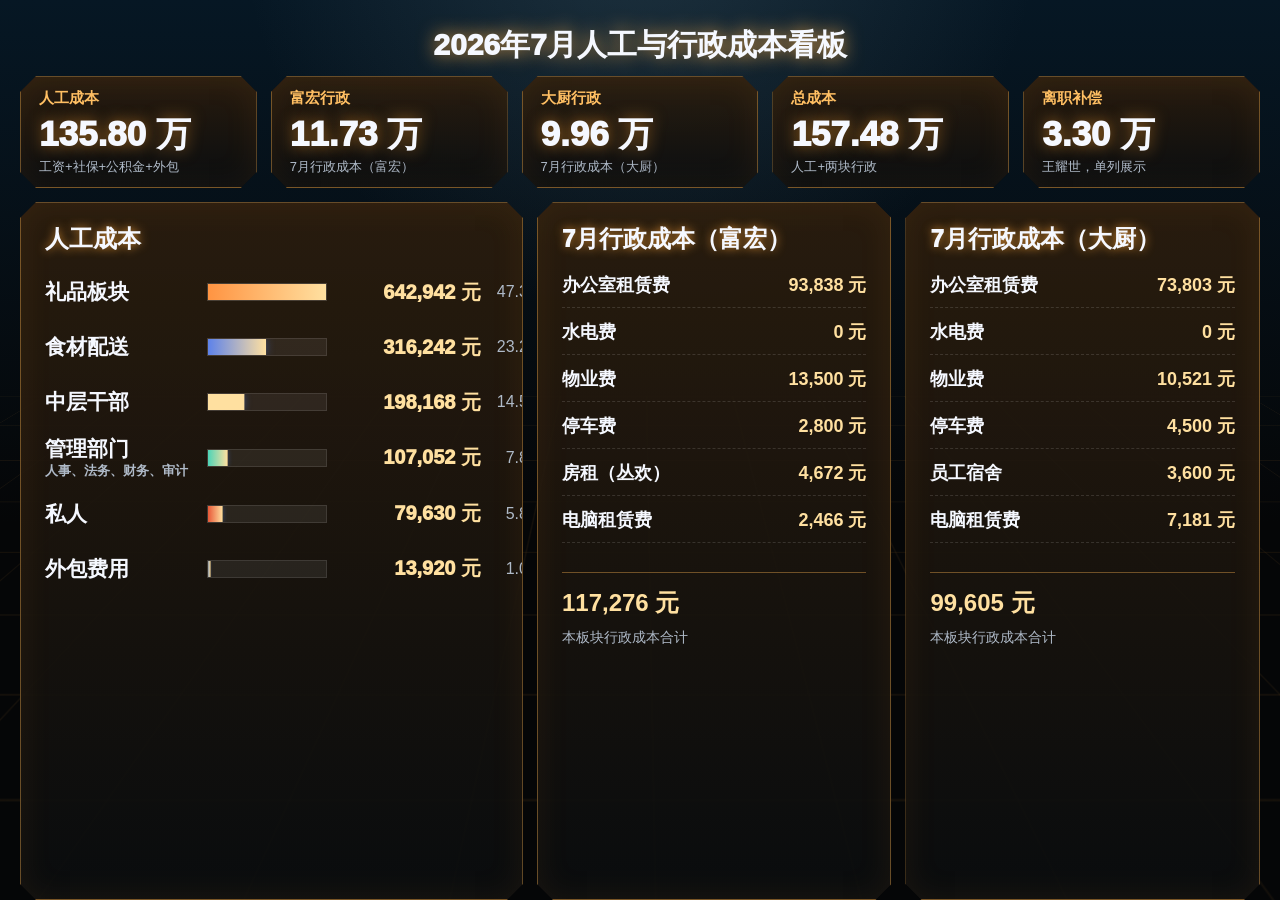
<file: no-login.html>
<!doctype html>
<html lang="zh-CN"><head><meta charset="utf-8"><meta name="viewport" content="width=device-width,initial-scale=1"><meta http-equiv="Cache-Control" content="no-cache, no-store, must-revalidate"><meta http-equiv="Pragma" content="no-cache"><meta http-equiv="Expires" content="0">
<title>2026年7月人工与行政成本看板（无登录版）</title><!-- public-refresh-20260710 -->
<style>
:root{--panel:rgba(10,13,15,.92);--gold:#ffbf63;--gold2:#ffe0a0;--muted:#afbac8;--line:rgba(255,181,82,.38);--teal:#4dd4b7;--blue:#5d82ea;--red:#e85837;--orange:#ff9442}*{box-sizing:border-box}body{margin:0;min-height:100vh;background:radial-gradient(circle at 50% -10%,rgba(77,103,116,.34),transparent 34%),linear-gradient(180deg,#061724,#050607 58%);color:#f5f8ff;font-family:"Microsoft YaHei","PingFang SC",Arial,sans-serif;overflow:hidden}body:before{content:"";position:fixed;inset:44% -10% -8%;background:linear-gradient(rgba(222,142,45,.22) 1px,transparent 1px),linear-gradient(90deg,rgba(222,142,45,.18) 1px,transparent 1px);background-size:86px 58px;transform:perspective(680px) rotateX(62deg);transform-origin:top center;opacity:.38}button{font:inherit}.page{position:relative;z-index:1;width:100vw;height:100vh;padding:14px 20px 18px}header{height:62px;display:grid;place-items:center}h1{margin:0;font-size:30px;font-weight:950;text-shadow:0 0 18px rgba(255,177,74,.82)}.grid{display:grid;grid-template-rows:112px 1fr;gap:14px;height:calc(100vh - 76px)}.kpis{display:grid;grid-template-columns:repeat(5,1fr);gap:14px}.card,.panel{position:relative;overflow:hidden;background:linear-gradient(180deg,rgba(44,29,13,.9),var(--panel));border:1px solid var(--line);box-shadow:inset 0 0 34px rgba(255,154,48,.08),0 0 18px rgba(255,153,42,.08);clip-path:polygon(16px 0,calc(100% - 16px) 0,100% 16px,100% calc(100% - 16px),calc(100% - 16px) 100%,16px 100%,0 calc(100% - 16px),0 16px)}.card{padding:15px 18px;display:grid;align-content:center}.label{color:var(--gold);font-size:15px;font-weight:900}.num{font-size:35px;line-height:1;margin-top:8px;font-weight:950;text-shadow:0 0 15px rgba(255,161,47,.58)}.sub{margin-top:7px;color:var(--muted);font-size:13px}.main{display:grid;grid-template-columns:1.22fr .86fr .86fr;gap:14px;min-height:0}.panel{padding:20px 24px;min-height:0}.title{font-size:24px;font-weight:950;text-shadow:0 0 10px rgba(255,164,56,.78);margin-bottom:18px}.bars{display:grid;gap:17px}.row{display:grid;grid-template-columns:150px minmax(120px,1fr) 142px 58px;gap:12px;align-items:center;min-height:38px;cursor:pointer}.row:hover .name{color:var(--gold2)}.name{font-size:21px;font-weight:950;line-height:1.05}.note{display:block;margin-top:4px;color:var(--muted);font-size:13px;font-weight:850}.track{height:18px;background:rgba(255,255,255,.07);border:1px solid rgba(255,255,255,.1);overflow:hidden}.fill{height:100%;transform-origin:left center;animation:grow .75s cubic-bezier(.23,1,.32,1) forwards;box-shadow:0 0 14px rgba(73,125,230,.42)}@keyframes grow{from{transform:scaleX(0)}to{transform:scaleX(var(--pct))}}.val{font-size:20px;color:var(--gold2);font-weight:950;text-align:right;white-space:nowrap}.pct{font-size:16px;color:var(--muted);text-align:right}.split{display:grid;gap:12px}.item{display:grid;grid-template-columns:1fr auto;gap:12px;border-bottom:1px dashed rgba(255,255,255,.13);padding-bottom:10px;font-size:18px;font-weight:850}.item b{color:var(--gold2)}.summary{margin-top:17px;padding-top:14px;border-top:1px solid var(--line);display:grid;gap:10px}.summary strong{font-size:24px;color:var(--gold2)}.summary span{color:var(--muted);font-size:14px}.modal{position:fixed;inset:0;z-index:10;background:rgba(0,0,0,.72);display:grid;place-items:center;padding:24px}.modal[hidden]{display:none}.modal-card{width:min(1120px,calc(100vw - 48px));max-height:86vh;background:#071014;border:1px solid var(--line);box-shadow:0 0 28px rgba(255,153,42,.18);padding:20px;overflow:auto}.modal-head{display:flex;justify-content:space-between;gap:12px;align-items:flex-start;margin-bottom:14px}.modal h2{margin:0;font-size:25px}.hint{color:var(--muted);font-weight:750;margin-top:6px}.close{border:1px solid var(--line);background:rgba(255,190,102,.08);color:var(--gold2);height:34px;padding:0 14px;cursor:pointer;font-weight:850}table{width:100%;border-collapse:collapse;font-size:14px}th,td{border-bottom:1px solid rgba(255,255,255,.12);padding:8px 9px;text-align:right}th{color:var(--gold);font-weight:900;background:rgba(255,190,102,.06)}td:first-child,th:first-child,td:nth-child(2),th:nth-child(2),td:nth-child(3),th:nth-child(3){text-align:left}tfoot td{color:var(--gold2);font-weight:950}.children{display:flex;flex-wrap:wrap;gap:10px;margin:10px 0 14px}.chip{border:1px solid rgba(255,190,102,.32);background:rgba(255,190,102,.08);color:var(--gold2);padding:10px 12px;cursor:pointer;font-weight:900}.comp{margin-top:18px;border:1px solid rgba(255,181,82,.24);padding:13px;background:rgba(255,181,82,.05);cursor:pointer}.comp b{color:var(--gold2)}@media(max-width:980px){body{overflow:auto}.page{height:auto;min-height:100vh}.grid,.main,.kpis{display:grid;grid-template-columns:1fr;height:auto}.grid{grid-template-rows:auto}.row{grid-template-columns:1fr;gap:8px}.val,.pct{text-align:left}.main{grid-template-columns:1fr}.kpis{grid-template-columns:1fr 1fr}.card:last-child{grid-column:1/-1}}@media(prefers-reduced-motion:reduce){.fill{animation:none;transform:scaleX(var(--pct))}}
.login-screen{position:fixed;inset:0;z-index:50;display:grid;place-items:center;background:radial-gradient(circle at 50% -10%,rgba(77,103,116,.3),transparent 34%),linear-gradient(180deg,#061724,#050607 58%);padding:20px}.login-card{width:min(420px,100%);background:linear-gradient(180deg,rgba(44,29,13,.95),rgba(10,13,15,.96));border:1px solid var(--line);padding:28px;box-shadow:0 0 28px rgba(255,153,42,.16)}.login-card h2{margin:0 0 8px;font-size:25px}.login-card p{margin:0 0 18px;color:var(--muted)}.login-card label{display:block;color:var(--gold);font-weight:900;margin:14px 0 7px}.login-card input{width:100%;height:42px;border:1px solid rgba(255,255,255,.18);background:rgba(255,255,255,.07);color:#fff;padding:0 12px;font:inherit}.login-card button,.authbar button{border:1px solid var(--line);background:rgba(255,190,102,.12);color:var(--gold2);height:38px;padding:0 14px;cursor:pointer;font-weight:900}.login-card button{width:100%;margin-top:18px}.auth-error{min-height:20px;margin-top:10px;color:#ff8b72;font-weight:800}.authbar{position:fixed;right:22px;bottom:18px;z-index:8;display:none;gap:8px;align-items:center;color:var(--muted);font-size:13px}.authbar b{color:var(--gold2)}body.locked .page,body.locked #modal{display:none}body.authed .login-screen{display:none}body.authed .authbar{display:flex}.password-panel{display:none;margin-top:18px;border-top:1px solid rgba(255,181,82,.28);padding-top:14px}.password-panel.open{display:block}.auth-links{display:flex;gap:8px;margin-top:10px}.auth-links button{margin-top:0;background:transparent}.auth-links button:first-child{color:var(--gold2)}.auth-links button:last-child{color:var(--muted)}</style></head><body><main class="page"><header><h1>2026年7月人工与行政成本看板</h1></header><section class="grid"><section class="kpis" id="kpis"></section><section class="main"><section class="panel"><div class="title">人工成本</div><div id="laborBars" class="bars"></div></section><section class="panel"><div class="title">7月行政成本（富宏）</div><div id="fhList" class="split"></div></section><section class="panel"><div class="title">7月行政成本（大厨）</div><div id="dcList" class="split"></div></section></section></section></main><section id="modal" class="modal" hidden><div class="modal-card"><div class="modal-head"><div><h2 id="modalTitle"></h2><div id="modalHint" class="hint"></div></div><button class="close" onclick="closeModal()">关闭</button></div><div id="modalBody"></div></div></section><script>const DATA={"month":"2026年7月","laborCost":[{"name":"礼品板块","value":642942,"children":[{"name":"销售1部","value":111034,"detailKey":"销售1部"},{"name":"运营","value":112652,"detailKey":"运营"},{"name":"采购","value":89176,"detailKey":"采购"},{"name":"研发","value":309536,"detailKey":"研发"},{"name":"投标","value":20544,"detailKey":"投标"}]},{"name":"食材配送","value":316242,"detailKey":"食材配送"},{"name":"中层干部","value":198168,"detailKey":"中层干部"},{"name":"管理部门","note":"人事、法务、财务、审计","value":107052,"detailKey":"管理部门"},{"name":"私人","value":79630,"detailKey":"私人"},{"name":"外包费用","value":13920,"detailKey":"外包费用"}],"adminFuhong":[{"name":"办公室租赁费","value":93838},{"name":"水电费","value":0},{"name":"物业费","value":13500},{"name":"停车费","value":2800},{"name":"房租（丛欢）","value":4672},{"name":"电脑租赁费","value":2466}],"adminDachu":[{"name":"办公室租赁费","value":73803},{"name":"水电费","value":0},{"name":"物业费","value":10521},{"name":"停车费","value":4500},{"name":"员工宿舍","value":3600},{"name":"电脑租赁费","value":7181}],"compensation":{"name":"离职补偿","value":33000,"detailKey":"离职补偿"},"details":{"销售1部":[{"name":"陈丽娟","department":"销售1部","position":"销售总监","wage":8000,"social":1922,"fund":350,"extra":0,"total":10272,"note":"销售1部"},{"name":"张谷成","department":"销售1部","position":"销售","wage":7000,"social":1964,"fund":350,"extra":0,"total":9314,"note":"销售1部"},{"name":"王丽娟","department":"销售1部","position":"销售","wage":0,"social":1922,"fund":350,"extra":0,"total":2272,"note":"销售1部"},{"name":"马嘉豪","department":"销售1部","position":"销售","wage":6000,"social":1922,"fund":350,"extra":0,"total":8272,"note":"销售1部"},{"name":"张立","department":"销售1部","position":"销售","wage":7000,"social":1922,"fund":350,"extra":0,"total":9272,"note":"销售1部"},{"name":"陆遥","department":"销售1部","position":"销售","wage":6000,"social":1922,"fund":350,"extra":0,"total":8272,"note":"销售1部"},{"name":"陈恺","department":"销售1部","position":"销售","wage":7000,"social":1922,"fund":350,"extra":0,"total":9272,"note":"销售1部"},{"name":"计宝菊","department":"销售1部","position":"销售","wage":7000,"social":1922,"fund":350,"extra":0,"total":9272,"note":"销售1部"},{"name":"朱辉","department":"销售1部","position":"销售","wage":7000,"social":1922,"fund":350,"extra":0,"total":9272,"note":"销售1部"},{"name":"严晓峰","department":"销售1部","position":"销售","wage":6000,"social":1922,"fund":350,"extra":0,"total":8272,"note":"销售1部"},{"name":"丛欢","department":"商学院","position":"培训讲师","wage":15000,"social":1922,"fund":350,"extra":0,"total":17272,"note":"销售1部"},{"name":"谈巍","department":"销售1部-销售3组","position":"销售","wage":10000,"social":0,"fund":0,"extra":0,"total":10000,"note":"销售3组"}],"运营":[{"name":"许艳丽","department":"电商部","position":"招商采购经理","wage":25000,"social":2576,"fund":700,"extra":0,"total":28276,"note":"运营"},{"name":"蒋芳芳","department":"福利电商","position":"平台运营","wage":23000,"social":2576,"fund":700,"extra":0,"total":26276,"note":"运营"},{"name":"万袁","department":"福利电商","position":"平面设计","wage":21000,"social":2576,"fund":700,"extra":0,"total":24276,"note":"运营"},{"name":"朱麒","department":"福利电商","position":"商品运营","wage":17000,"social":1922,"fund":350,"extra":0,"total":19272,"note":"运营"},{"name":"李雪麟","department":"福利电商","position":"运营助理","wage":7000,"social":1922,"fund":350,"extra":0,"total":9272,"note":"运营"},{"name":"陆雪晴（实习生）","department":"福利电商","position":"运营实习生","wage":2640,"social":0,"fund":0,"extra":0,"total":2640,"note":"运营"},{"name":"陈婉婷（实习生）","department":"福利电商","position":"运营实习生","wage":2640,"social":0,"fund":0,"extra":0,"total":2640,"note":"运营"}],"采购":[{"name":"覃萍萍","department":"福利电商","position":"采购","wage":10000,"social":1922,"fund":350,"extra":0,"total":12272,"note":"采购"},{"name":"赵蕾","department":"福利电商","position":"采购","wage":10000,"social":1922,"fund":350,"extra":0,"total":12272,"note":"采购"},{"name":"吴红燕","department":"福利电商","position":"采购","wage":7000,"social":1922,"fund":350,"extra":0,"total":9272,"note":"采购"},{"name":"吕红","department":"福利电商","position":"客服","wage":7000,"social":1922,"fund":350,"extra":0,"total":9272,"note":"采购补充"},{"name":"李菲","department":"福利电商","position":"销售助理","wage":6500,"social":1922,"fund":350,"extra":0,"total":8772,"note":"采购补充"},{"name":"黄燕","department":"福利电商","position":"销售助理","wage":6000,"social":1922,"fund":350,"extra":0,"total":8272,"note":"采购补充"},{"name":"曹云龙","department":"物流配送","position":"配送主管","wage":10000,"social":1922,"fund":350,"extra":0,"total":12272,"note":"物流配送"},{"name":"潘介刚","department":"物流配送","position":"驾驶员","wage":6500,"social":0,"fund":0,"extra":0,"total":6500,"note":"物流配送"},{"name":"唐署光","department":"后勤部","position":"司机","wage":8000,"social":1922,"fund":350,"extra":0,"total":10272,"note":"物流配送"}],"食材配送":[{"name":"王若西","department":"采购部","position":"采购","wage":12000,"social":1922,"fund":350,"extra":0,"total":14272,"note":""},{"name":"张乐乐","department":"采购部","position":"采购","wage":15000,"social":1922,"fund":350,"extra":0,"total":17272,"note":""},{"name":"谈华红","department":"采购部","position":"采购售后","wage":15000,"social":1922,"fund":350,"extra":0,"total":17272,"note":""},{"name":"陈双南","department":"采购部","position":"系统管理员","wage":13000,"social":1922,"fund":350,"extra":0,"total":15272,"note":""},{"name":"唐春光","department":"采购部","position":"采购售后","wage":8000,"social":1922,"fund":350,"extra":0,"total":10272,"note":""},{"name":"肖慧","department":"采购部","position":"成本录入","wage":8000,"social":1922,"fund":350,"extra":0,"total":10272,"note":""},{"name":"徐人杰","department":"采购部","position":"系统实习生","wage":3300,"social":0,"fund":0,"extra":0,"total":3300,"note":"实习生，150元/天"},{"name":"赵闯","department":"仓储部","position":"数据员","wage":8000,"social":1922,"fund":350,"extra":0,"total":10272,"note":""},{"name":"牛文才","department":"仓储部","position":"数据员","wage":6500,"social":0,"fund":0,"extra":0,"total":6500,"note":""},{"name":"柴保新","department":"仓储部","position":"仓库主管","wage":9000,"social":1922,"fund":350,"extra":0,"total":11272,"note":""},{"name":"徐光","department":"仓储部","position":"分拣","wage":8000,"social":1922,"fund":350,"extra":0,"total":10272,"note":""},{"name":"肖革","department":"仓储部","position":"分拣","wage":8000,"social":1922,"fund":350,"extra":0,"total":10272,"note":""},{"name":"林琼（外包）","department":"仓储部","position":"分拣","wage":7000,"social":1922,"fund":188,"extra":1432,"total":10542,"note":""},{"name":"李昕","department":"仓储部","position":"品控","wage":9000,"social":1922,"fund":188,"extra":0,"total":11110,"note":""},{"name":"王传福","department":"物流部","position":"物流运营","wage":10000,"social":1922,"fund":350,"extra":0,"total":12272,"note":""},{"name":"胡蓉","department":"定价部","position":"定价","wage":13000,"social":0,"fund":0,"extra":0,"total":13000,"note":""},{"name":"蒋宇婷","department":"定价部","position":"市场部","wage":8000,"social":0,"fund":350,"extra":0,"total":8350,"note":""},{"name":"刘妮娜","department":"录单部","position":"录单","wage":8000,"social":1922,"fund":350,"extra":0,"total":10272,"note":""},{"name":"李斌","department":"录单部","position":"录单","wage":8000,"social":1922,"fund":350,"extra":0,"total":10272,"note":""},{"name":"吕瑛","department":"录单部","position":"录单","wage":7000,"social":0,"fund":0,"extra":0,"total":7000,"note":""},{"name":"吴亚男","department":"录单部","position":"录单","wage":8000,"social":1922,"fund":350,"extra":0,"total":10272,"note":""},{"name":"田美华","department":"录单部","position":"录单","wage":7000,"social":1922,"fund":350,"extra":0,"total":9272,"note":""},{"name":"李君","department":"录单部","position":"录单","wage":7000,"social":1922,"fund":350,"extra":0,"total":9272,"note":""},{"name":"吴蓓君","department":"录单部","position":"录单","wage":7000,"social":0,"fund":0,"extra":0,"total":7000,"note":""},{"name":"陈中科","department":"录单部","position":"录单","wage":8000,"social":1922,"fund":350,"extra":0,"total":10272,"note":""},{"name":"张彬阳","department":"录单部","position":"录单","wage":7000,"social":1922,"fund":350,"extra":0,"total":9272,"note":""},{"name":"葛志松","department":"采购部","position":"采购","wage":15000,"social":1922,"fund":350,"extra":0,"total":17272,"note":""},{"name":"袁培俊","department":"采购部","position":"系统管理员","wage":12000,"social":0,"fund":0,"extra":0,"total":12000,"note":""},{"name":"江东杰","department":"采购部","position":"采购","wage":10000,"social":1922,"fund":350,"extra":0,"total":12272,"note":""}],"中层干部":[{"name":"Serena","department":"总经办","position":"总经理","wage":10000,"social":2576,"fund":700,"extra":0,"total":13276,"note":""},{"name":"王一辛","department":"市场营销中心","position":"CMO/首席营销官","wage":30000,"social":2576,"fund":700,"extra":0,"total":33276,"note":""},{"name":"石子芃","department":"研发","position":"技术负责人","wage":35000,"social":5902,"fund":1610,"extra":0,"total":42512,"note":""},{"name":"刘小飞","department":"福利电商","position":"电商总监","wage":29000,"social":2576,"fund":700,"extra":0,"total":32276,"note":""},{"name":"张志军","department":"财务部","position":"财务总监","wage":23000,"social":2576,"fund":700,"extra":0,"total":26276,"note":""},{"name":"陈慧宇","department":"法务部","position":"法务总监","wage":21000,"social":2576,"fund":700,"extra":0,"total":24276,"note":""},{"name":"严嘉华","department":"人事行政部","position":"人事总监","wage":23000,"social":2576,"fund":700,"extra":0,"total":26276,"note":""}],"管理部门":[{"name":"杨扬","department":"人事行政部","position":"人事","wage":8000,"social":1922,"fund":350,"extra":0,"total":10272,"note":""},{"name":"侯昕怡","department":"人事行政部","position":"前台","wage":6000,"social":1922,"fund":350,"extra":0,"total":8272,"note":""},{"name":"罗鹏辉","department":"财务部","position":"财务经理","wage":15000,"social":2576,"fund":700,"extra":0,"total":18276,"note":""},{"name":"姚秀丽","department":"财务部","position":"总账","wage":10000,"social":1922,"fund":350,"extra":0,"total":12272,"note":""},{"name":"李艳霞","department":"财务部","position":"会计","wage":9000,"social":1922,"fund":350,"extra":0,"total":11272,"note":""},{"name":"储楚","department":"财务部","position":"出纳","wage":8000,"social":1922,"fund":350,"extra":0,"total":10272,"note":""},{"name":"陈倩倩","department":"财务部","position":"出纳","wage":6500,"social":1922,"fund":350,"extra":0,"total":8772,"note":""},{"name":"刘荣","department":"法务部","position":"法务助理实习生","wage":3300,"social":0,"fund":0,"extra":0,"total":3300,"note":"150元/天"},{"name":"胡倩","department":"财务部","position":"财务实习生","wage":3300,"social":0,"fund":0,"extra":0,"total":3300,"note":"150元/天"},{"name":"王娇","department":"审计部","position":"审计专员","wage":10000,"social":1922,"fund":350,"extra":0,"total":12272,"note":""},{"name":"张红菊","department":"审计部","position":"审计专员","wage":6500,"social":1922,"fund":350,"extra":0,"total":8772,"note":""}],"私人":[{"name":"杨银华","department":"","position":"","wage":11000,"social":0,"fund":0,"extra":0,"total":11000,"note":""},{"name":"Federica","department":"","position":"","wage":23200,"social":0,"fund":0,"extra":0,"total":23200,"note":""},{"name":"余苗苗","department":"","position":"","wage":12200,"social":1922,"fund":350,"extra":0,"total":14472,"note":""},{"name":"周芳芳","department":"","position":"","wage":7000,"social":1964,"fund":350,"extra":0,"total":9314,"note":""},{"name":"曾凡柱","department":"","position":"","wage":8300,"social":1922,"fund":350,"extra":0,"total":10572,"note":""},{"name":"谢章鑫","department":"","position":"","wage":8800,"social":1922,"fund":350,"extra":0,"total":11072,"note":""}],"外包费用":[{"name":"外包综合费","department":"仓储部","position":"分拣人员","wage":10920,"social":0,"fund":0,"extra":0,"total":10920,"note":"工资代发+服务管理费；林琼"},{"name":"保洁+代账","department":"","position":"","wage":3000,"social":0,"fund":0,"extra":0,"total":3000,"note":"尹阿姨、陈阿姨、陈会计"}],"离职补偿":[{"name":"王耀世","department":"","position":"离职补偿","wage":0,"social":0,"fund":0,"extra":33000,"total":33000,"note":"补偿金单列，不计入人工成本"}],"研发":[{"name":"李波","department":"研发","position":"前端组","wage":18000,"social":1922,"fund":350,"extra":0,"total":20272,"note":""},{"name":"倪盾","department":"研发","position":"前端组","wage":16000,"social":1922,"fund":350,"extra":0,"total":18272,"note":""},{"name":"张翔","department":"研发","position":"前端组","wage":20000,"social":1922,"fund":350,"extra":0,"total":22272,"note":""},{"name":"盛维","department":"研发","position":"测试组","wage":16000,"social":1922,"fund":350,"extra":0,"total":18272,"note":""},{"name":"陈根","department":"研发","position":"测试组","wage":16000,"social":1922,"fund":350,"extra":0,"total":18272,"note":""},{"name":"胡睿","department":"研发","position":"后端组","wage":23000,"social":1922,"fund":350,"extra":0,"total":25272,"note":""},{"name":"谌会阳","department":"研发","position":"后端组","wage":22000,"social":1922,"fund":350,"extra":0,"total":24272,"note":""},{"name":"闫帅龙","department":"研发","position":"后端组","wage":19000,"social":1922,"fund":350,"extra":0,"total":21272,"note":""},{"name":"陈奇","department":"研发","position":"后端组","wage":28000,"social":1922,"fund":350,"extra":0,"total":30272,"note":""},{"name":"朱仕文","department":"研发","position":"后端组","wage":28000,"social":1922,"fund":350,"extra":0,"total":30272,"note":""},{"name":"赵润泽","department":"研发","position":"后端组","wage":25000,"social":1922,"fund":350,"extra":0,"total":27272,"note":""},{"name":"王维","department":"研发","position":"设计组","wage":17000,"social":1922,"fund":350,"extra":0,"total":19272,"note":""},{"name":"姚菡","department":"研发","position":"产品组","wage":27000,"social":1922,"fund":350,"extra":0,"total":29272,"note":""},{"name":"毛法亮","department":"研发","position":"运维组","wage":5000,"social":0,"fund":0,"extra":0,"total":5000,"note":""}],"投标":[{"name":"陈驰","department":"投标部","position":"投标","wage":9000,"social":1922,"fund":350,"extra":0,"total":11272,"note":""},{"name":"高一方","department":"投标部","position":"投标","wage":7000,"social":1922,"fund":350,"extra":0,"total":9272,"note":""}]}};

const money=v=>Number(v||0).toLocaleString("zh-CN",{maximumFractionDigits:0});const wan=v=>(Number(v||0)/10000).toFixed(2)+" 万";const sum=a=>a.reduce((s,x)=>s+Number(x.value||0),0);const detailSum=a=>a.reduce((s,x)=>s+Number(x.total||0),0);const colors=["var(--orange)","var(--blue)","var(--gold2)","var(--teal)","var(--red)","#8c99a8"];
function render(){const labor=sum(DATA.laborCost),fh=sum(DATA.adminFuhong),dc=sum(DATA.adminDachu),all=labor+fh+dc,comp=DATA.compensation.value;document.getElementById("kpis").innerHTML=[["人工成本",labor,"工资+社保+公积金+外包"],["富宏行政",fh,"7月行政成本（富宏）"],["大厨行政",dc,"7月行政成本（大厨）"],["总成本",all,"人工+两块行政"],["离职补偿",comp,"王耀世，单列展示"]].map(([l,n,s])=>`<div class="card"><div class="label">${l}</div><div class="num">${wan(n)}</div><div class="sub">${s}</div></div>`).join("");renderBars(labor);renderAdmin("fhList",DATA.adminFuhong);renderAdmin("dcList",DATA.adminDachu)}
function renderBars(labor){const max=Math.max(...DATA.laborCost.map(x=>x.value));document.getElementById("laborBars").innerHTML=DATA.laborCost.map((m,i)=>`<div class="row" onclick="openLabor('${m.name}')"><div class="name" title="${m.note||m.name}">${m.name}${m.note?`<span class="note">${m.note}</span>`:""}</div><div class="track"><div class="fill" style="--pct:${m.value/max};background:linear-gradient(90deg,${colors[i%colors.length]},var(--gold2))"></div></div><div class="val">${money(m.value)} 元</div><div class="pct">${(m.value/labor*100).toFixed(2)}%</div></div>`).join("")}
function renderAdmin(id,rows){const total=sum(rows);document.getElementById(id).innerHTML=rows.map(x=>`<div class="item"><span>${x.name}</span><b>${money(x.value)} 元</b></div>`).join("")+`<div class="summary"><strong>${money(total)} 元</strong><span>本板块行政成本合计</span></div>`}
function openLabor(name){const m=DATA.laborCost.find(x=>x.name===name);if(!m)return;if(m.children){showChildren(m);return}showDetail(m.name,m.detailKey||m.name,m.value,m.note||"")}
function showChildren(m){document.getElementById("modalTitle").textContent=m.name+" · 子部门";document.getElementById("modalHint").textContent="该板块主页合计 "+money(m.value)+" 元";document.getElementById("modalBody").innerHTML='<div class="children">'+m.children.map(c=>`<button class="chip" onclick="showDetail('${c.name}','${c.detailKey||c.name}',${c.value},'')">${c.name} · ${money(c.value)} 元</button>`).join("")+"</div>";document.getElementById("modal").hidden=false}
function showDetail(title,key,mainValue,note){const rows=DATA.details[key]||[];const raw=detailSum(rows);let hint=`主页金额：${money(mainValue)} 元；明细合计：${money(raw)} 元`;document.getElementById("modalTitle").textContent=title+" · 明细";document.getElementById("modalHint").textContent=hint;document.getElementById("modalBody").innerHTML=rows.length?table(rows):'<div class="hint">暂无可核对明细。</div>';document.getElementById("modal").hidden=false}
function table(rows){return `<table><thead><tr><th>姓名/项目</th><th>部门</th><th>岗位</th><th>工资</th><th>社保</th><th>公积金</th><th>其他</th><th>合计</th><th>备注</th></tr></thead><tbody>${rows.map(r=>`<tr><td>${r.name||""}</td><td>${r.department||""}</td><td>${r.position||""}</td><td>${money(r.wage)}</td><td>${money(r.social)}</td><td>${money(r.fund)}</td><td>${money(r.extra)}</td><td>${money(r.total)}</td><td>${r.note||""}</td></tr>`).join("")}</tbody><tfoot><tr><td colspan="7">合计</td><td>${money(detailSum(rows))}</td><td></td></tr></tfoot></table>`}
function closeModal(){document.getElementById("modal").hidden=true}document.addEventListener("keydown",e=>{if(e.key==="Escape")closeModal()});render();</script></body></html>
</file>
<file: org-planet-demo/styles.css>
:root {
  --ink: #eef8f3;
  --muted: #8ca39a;
  --line: #1f3b34;
  --panel: #070b0a;
  --panel-2: #0b1412;
  --canvas: #020504;
  --deep-green: #07382f;
  --green: #34f5bb;
  --mint: #0a2721;
  --amber: #f0a33a;
  --amber-soft: #3b2d19;
  --red: #ff6b5f;
  --blue: #4bb3d3;
  --shadow: 0 24px 64px rgba(0, 0, 0, 0.48);
  --sidebar-bg: linear-gradient(180deg, #081410 0%, #020504 100%);
  --hero-bg:
    radial-gradient(circle at 72% 26%, rgba(52, 245, 187, 0.18), transparent 32%),
    radial-gradient(circle at 42% 56%, rgba(75, 179, 211, 0.08), transparent 34%),
    linear-gradient(135deg, #020504 0%, #06110f 52%, #010303 100%);
}

* {
  box-sizing: border-box;
}

html {
  scroll-behavior: smooth;
}

body {
  margin: 0;
  color: var(--ink);
  background: var(--canvas);
  font-family: "Microsoft YaHei", "PingFang SC", "Segoe UI", Arial, sans-serif;
  letter-spacing: 0;
}

button,
input,
select,
textarea {
  font: inherit;
}

button {
  cursor: pointer;
}

button:disabled {
  cursor: wait;
  opacity: 0.72;
}

.intro-screen {
  position: fixed;
  inset: 0;
  z-index: 100;
  display: grid;
  place-items: center;
  overflow: hidden;
  color: var(--ink);
  background:
    radial-gradient(circle at 50% 52%, rgba(52, 245, 187, 0.18), transparent 28%),
    radial-gradient(circle at 70% 35%, rgba(75, 179, 211, 0.12), transparent 34%),
    #020504;
  transition: opacity 760ms ease, visibility 760ms ease, background 260ms ease;
}

.intro-screen.flash {
  background: #fff;
}

.intro-screen.hidden {
  opacity: 0;
  visibility: hidden;
  pointer-events: none;
}

.intro-grid {
  position: absolute;
  inset: 0;
  opacity: 0.42;
  background:
    linear-gradient(rgba(53, 194, 146, 0.055) 1px, transparent 1px),
    linear-gradient(90deg, rgba(53, 194, 146, 0.045) 1px, transparent 1px);
  background-size: 48px 48px;
  mask-image: radial-gradient(circle at center, black, transparent 74%);
}

.intro-panel {
  position: relative;
  z-index: 2;
  width: min(820px, calc(100vw - 40px));
  min-height: 300px;
  display: grid;
  align-content: center;
  justify-items: center;
  gap: 20px;
  padding: 48px;
  text-align: center;
  transition: opacity 300ms ease, transform 300ms ease;
}

.intro-screen.flash .intro-panel,
.intro-screen.flash .intro-grid {
  opacity: 0;
  transform: scale(1.04);
}

.intro-line {
  min-height: 150px;
  width: min(760px, 100%);
  display: grid;
  place-items: center;
  color: #fff;
  text-shadow: 0 0 28px rgba(52, 245, 187, 0.24);
  font-size: clamp(34px, 5vw, 72px);
  font-weight: 900;
  line-height: 1.28;
  white-space: pre-line;
}

.intro-start,
.intro-skip {
  min-height: 46px;
  border-radius: 999px;
  font-weight: 900;
}

.intro-start {
  padding: 0 28px;
  border: 1px solid rgba(98, 255, 208, 0.62);
  color: #03100c;
  background: var(--green);
  box-shadow: 0 0 32px rgba(52, 245, 187, 0.28);
}

.intro-skip {
  padding: 0 20px;
  border: 1px solid rgba(238, 248, 243, 0.22);
  color: rgba(238, 248, 243, 0.76);
  background: rgba(255, 255, 255, 0.04);
}

.intro-flash {
  position: absolute;
  inset: 0;
  z-index: 3;
  overflow: hidden;
  display: grid;
  place-items: center;
  color: rgba(2, 5, 4, 0.88);
  font-size: clamp(76px, 13vw, 180px);
  font-weight: 900;
  letter-spacing: 0;
  text-shadow: 0 14px 48px rgba(0, 0, 0, 0.16);
  background: transparent;
  opacity: 0;
  pointer-events: none;
  transform: scale(0.88);
}

.intro-flash::before {
  content: "";
  position: absolute;
  inset: -10%;
  background:
    radial-gradient(circle at 14% 60%, rgba(255, 255, 255, 1) 0 16%, rgba(255, 255, 255, 0.72) 28%, transparent 47%),
    radial-gradient(circle at 38% 46%, rgba(255, 255, 255, 1) 0 20%, rgba(255, 255, 255, 0.72) 34%, transparent 55%),
    radial-gradient(circle at 68% 54%, rgba(255, 255, 255, 1) 0 22%, rgba(255, 255, 255, 0.7) 35%, transparent 56%),
    radial-gradient(circle at 88% 38%, rgba(255, 255, 255, 1) 0 14%, rgba(255, 255, 255, 0.6) 26%, transparent 48%);
  filter: blur(24px);
  transform: scale(0.7);
}

.intro-screen.flash .intro-flash {
  opacity: 1;
  animation: countdown-pop 2100ms ease-in-out forwards;
}

.intro-screen.flash .intro-flash::before {
  animation: smoke-wash 2100ms ease-in-out forwards;
}

.intro-flash {
  isolation: isolate;
}

.intro-flash::before {
  z-index: -1;
}

@keyframes countdown-pop {
  0%,
  18% {
    opacity: 0;
    transform: scale(0.78);
  }
  28%,
  82% {
    opacity: 1;
    transform: scale(1);
  }
  100% {
    opacity: 0;
    transform: scale(1.18);
  }
}

@keyframes smoke-wash {
  0% {
    opacity: 0;
    transform: scale(0.52) translateY(24px);
  }
  28% {
    opacity: 1;
    transform: scale(1.16) translateY(0);
  }
  45% {
    opacity: 1;
    transform: scale(1.8) translateY(-8px);
  }
  68% {
    opacity: 1;
    transform: scale(2.6) translateY(-18px);
  }
  100% {
    opacity: 1;
    transform: scale(3.3) translateY(-28px);
  }
}

[data-tooltip] {
  position: relative;
}

[data-tooltip]::after {
  content: attr(data-tooltip);
  position: absolute;
  left: 50%;
  bottom: calc(100% + 12px);
  z-index: 30;
  width: max-content;
  max-width: 300px;
  padding: 10px 12px;
  border: 1px solid rgba(98, 255, 208, 0.28);
  border-radius: 8px;
  color: rgba(238, 248, 243, 0.92);
  background: rgba(5, 13, 11, 0.96);
  box-shadow: 0 14px 34px rgba(0, 0, 0, 0.36);
  line-height: 1.55;
  font-size: 12px;
  font-weight: 700;
  white-space: normal;
  opacity: 0;
  pointer-events: none;
  transform: translate(-50%, 8px);
  transition: opacity 140ms ease, transform 140ms ease;
}

[data-tooltip]::before {
  content: "";
  position: absolute;
  left: 50%;
  bottom: calc(100% + 5px);
  z-index: 31;
  width: 10px;
  height: 10px;
  border-right: 1px solid rgba(98, 255, 208, 0.28);
  border-bottom: 1px solid rgba(98, 255, 208, 0.28);
  background: rgba(5, 13, 11, 0.96);
  opacity: 0;
  pointer-events: none;
  transform: translate(-50%, 8px) rotate(45deg);
  transition: opacity 140ms ease, transform 140ms ease;
}

[data-tooltip]:hover::after,
[data-tooltip]:focus-visible::after,
[data-tooltip]:hover::before,
[data-tooltip]:focus-visible::before {
  opacity: 1;
}

[data-tooltip]:hover::after,
[data-tooltip]:focus-visible::after {
  transform: translate(-50%, 0);
}

[data-tooltip]:hover::before,
[data-tooltip]:focus-visible::before {
  transform: translate(-50%, 0) rotate(45deg);
}

.app-shell {
  min-height: 100vh;
  display: grid;
  grid-template-columns: 260px minmax(0, 1fr);
}

.sidebar {
  position: sticky;
  top: 0;
  height: 100vh;
  padding: 28px 20px;
  display: flex;
  flex-direction: column;
  gap: 28px;
  color: var(--ink);
  background:
    var(--sidebar-bg),
    repeating-linear-gradient(0deg, rgba(255,255,255,0.04) 0 1px, transparent 1px 16px);
}

.brand-block {
  display: flex;
  gap: 14px;
  align-items: center;
}

.brand-mark {
  width: 46px;
  height: 46px;
  display: grid;
  place-items: center;
  flex: 0 0 auto;
  border-radius: 8px;
  color: #07100e;
  background: var(--green);
  font-weight: 800;
  font-size: 23px;
}

.brand-block h1 {
  margin: 0 0 5px;
  font-size: 22px;
  line-height: 1.15;
}

.brand-block p,
.audit-note p,
.plain-copy {
  margin: 0;
  color: rgba(248, 251, 247, 0.76);
  line-height: 1.65;
  font-size: 13px;
}

.step-nav {
  display: grid;
  gap: 8px;
}

.step-nav a {
  min-height: 42px;
  display: flex;
  align-items: center;
  gap: 10px;
  padding: 9px 10px;
  border-radius: 8px;
  color: rgba(248, 251, 247, 0.8);
  text-decoration: none;
  transition: background 160ms ease, color 160ms ease;
}

.step-nav a:hover,
.step-nav a.active {
  color: #fff;
  background: rgba(255, 255, 255, 0.12);
}

.step-nav span {
  width: 28px;
  height: 24px;
  display: grid;
  place-items: center;
  border-radius: 50%;
  color: #07100e;
  background: var(--green);
  font-weight: 700;
  font-size: 12px;
}

.audit-note {
  margin-top: auto;
  padding: 14px;
  border: 1px solid rgba(255, 255, 255, 0.18);
  border-radius: 8px;
  background: rgba(255, 255, 255, 0.08);
}

.audit-note p {
  font-size: 12px;
  line-height: 1.55;
}

.audit-note strong {
  display: block;
  margin-bottom: 8px;
}

.workspace {
  min-width: 0;
  padding: 26px;
}

.topbar {
  position: sticky;
  top: 0;
  z-index: 5;
  display: flex;
  align-items: center;
  justify-content: space-between;
  gap: 20px;
  margin: -26px -26px 26px;
  padding: 16px 26px;
  border-bottom: 1px solid var(--line);
  background: rgba(7, 16, 14, 0.9);
  backdrop-filter: blur(14px);
}

.eyebrow {
  margin: 0 0 6px;
  color: var(--green);
  font-size: 12px;
  font-weight: 800;
  text-transform: uppercase;
}

.section-en {
  margin: 6px 0 0;
  color: rgba(238, 248, 243, 0.48);
  font-size: 11px;
  font-weight: 700;
  line-height: 1.3;
  text-transform: uppercase;
}

.topbar h2,
.panel-heading h3,
.section-title-row h3 {
  margin: 0;
  line-height: 1.25;
}

.topbar h2 {
  font-size: 20px;
}

.topbar-actions {
  display: flex;
  gap: 10px;
  align-items: center;
}

.primary-button,
.ghost-button {
  min-height: 40px;
  padding: 0 16px;
  border: 1px solid transparent;
  border-radius: 8px;
  font-weight: 700;
}

.primary-button {
  color: #fff;
  background: var(--deep-green);
}

.primary-button:hover {
  background: #0d2925;
}

.ghost-button {
  color: var(--ink);
  background: rgba(255, 255, 255, 0.04);
  border-color: var(--line);
}

.ghost-button:hover {
  background: rgba(53, 194, 146, 0.12);
}

.full-width {
  width: 100%;
}

.hero-lab {
  position: relative;
  min-height: calc(100vh - 118px);
  display: grid;
  grid-template-columns: minmax(260px, 0.82fr) minmax(420px, 1.35fr) minmax(260px, 0.78fr);
  gap: 36px;
  align-items: center;
  margin-bottom: 18px;
  padding: 44px;
  overflow: hidden;
  border: 1px solid rgba(53, 194, 146, 0.28);
  border-radius: 8px;
  background: var(--hero-bg);
  box-shadow: var(--shadow);
}

.hero-lab.simplified {
  grid-template-columns: minmax(330px, 0.66fr) minmax(620px, 1.34fr);
  min-height: calc(100vh - 82px);
  overflow: visible;
}

.hero-lab::before {
  content: "";
  position: absolute;
  inset: 0;
  opacity: 0.55;
  background:
    linear-gradient(rgba(53, 194, 146, 0.055) 1px, transparent 1px),
    linear-gradient(90deg, rgba(53, 194, 146, 0.045) 1px, transparent 1px);
  background-size: 44px 44px;
  mask-image: radial-gradient(circle at center, black, transparent 78%);
  pointer-events: none;
}

.hero-copy,
.hero-side,
.holo-stage {
  position: relative;
  z-index: 1;
}

.hero-copy h3 {
  margin: 0 0 20px;
  max-width: 390px;
  font-size: clamp(40px, 4.2vw, 60px);
  line-height: 1.05;
}

.hero-score strong {
  color: inherit;
}

.danger-score strong,
.danger-score span {
  color: var(--red);
  text-shadow: 0 0 26px rgba(255, 107, 95, 0.34);
}

.danger-score span {
  display: inline-flex;
  align-items: center;
  min-height: 34px;
  margin-left: 10px;
  padding: 0 12px;
  border: 1px solid rgba(255, 107, 95, 0.48);
  border-radius: 999px;
  background: rgba(255, 107, 95, 0.12);
  font-size: 18px;
  vertical-align: middle;
}

.hero-copy p {
  max-width: 390px;
  margin: 0;
  color: var(--muted);
  line-height: 1.78;
  font-size: 15px;
}

.hero-copy .hero-lead {
  color: rgba(238, 248, 243, 0.78);
  font-size: 17px;
}

.hero-verdict {
  margin-top: 30px;
  padding: 20px;
  border: 1px solid rgba(53, 194, 146, 0.2);
  border-radius: 8px;
  background: rgba(255, 255, 255, 0.035);
}

.hero-verdict span,
.big-number span,
.mini-readout span {
  display: block;
  color: var(--green);
  font-size: 12px;
  font-weight: 900;
  text-transform: uppercase;
}

.hero-verdict strong {
  display: block;
  margin-top: 9px;
  max-width: 360px;
  color: #fff;
  font-size: 21px;
  line-height: 1.35;
}

.hero-actions {
  display: flex;
  flex-wrap: wrap;
  gap: 10px;
  margin-top: 22px;
}

.hero-actions .primary-button,
.hero-actions .ghost-button {
  min-height: 46px;
  padding: 0 18px;
}

.next-step-strip {
  max-width: 410px;
  display: flex;
  align-items: center;
  gap: 10px;
  margin-top: 16px;
  padding: 10px 12px;
  border-left: 3px solid var(--green);
  border-radius: 8px;
  background: rgba(53, 194, 146, 0.08);
}

.next-step-strip span {
  flex: 0 0 auto;
  color: var(--green);
  font-size: 12px;
  font-weight: 900;
}

.next-step-strip strong {
  color: rgba(238, 248, 243, 0.84);
  line-height: 1.5;
  font-size: 13px;
}

.guided-steps {
  display: flex;
  flex-wrap: wrap;
  gap: 8px;
  margin-top: 28px;
}

.guide-step {
  min-height: 38px;
  display: flex;
  align-items: center;
  gap: 8px;
  padding: 7px 12px 7px 8px;
  border: 1px solid rgba(53, 194, 146, 0.22);
  border-radius: 999px;
  color: var(--ink);
  background: rgba(255, 255, 255, 0.045);
  font-size: 13px;
  font-weight: 900;
  text-align: left;
}

.guide-step span {
  width: 24px;
  height: 24px;
  display: grid;
  place-items: center;
  flex: 0 0 auto;
  border-radius: 50%;
  color: #07100e;
  background: var(--green);
}

.guide-step:hover,
.guide-step.active {
  border-color: #62ffd0;
  background: rgba(53, 194, 146, 0.14);
}

.holo-stage {
  min-height: 640px;
  display: grid;
  place-items: center;
  perspective: 1200px;
}

.holo-grid,
.holo-orbit,
.holo-pentagon,
.holo-core,
.holo-node,
.org-3d-map {
  position: absolute;
}

.holo-grid {
  width: 540px;
  height: 540px;
  border-radius: 50%;
  transform: rotateX(68deg);
  background:
    radial-gradient(circle, rgba(53, 194, 146, 0.14) 0 2px, transparent 2px 28px),
    radial-gradient(circle, transparent 58%, rgba(53, 194, 146, 0.12) 59%, transparent 61%);
  animation: spin-slow 18s linear infinite;
}

.holo-orbit {
  width: 540px;
  height: 540px;
  border: 1px solid rgba(53, 194, 146, 0.36);
  border-radius: 50%;
  box-shadow: 0 0 28px rgba(53, 194, 146, 0.14);
}

.orbit-a {
  transform: rotateX(72deg) rotateZ(0deg);
  animation: orbit-a 12s linear infinite;
}

.orbit-b {
  width: 430px;
  height: 430px;
  transform: rotateX(62deg) rotateY(24deg);
  border-color: rgba(75, 179, 211, 0.36);
  animation: orbit-b 15s linear infinite reverse;
}

.orbit-c {
  width: 620px;
  height: 620px;
  transform: rotateX(78deg) rotateY(-16deg);
  border-color: rgba(240, 163, 58, 0.23);
  animation: orbit-c 22s linear infinite;
}

.holo-pentagon {
  width: min(74vw, 560px);
  max-width: 560px;
  opacity: 0.18;
  transform: rotateX(16deg) rotateY(-12deg) translateZ(-20px);
  filter: drop-shadow(0 0 28px rgba(53, 194, 146, 0.28));
}

.hero-lab.simplified .holo-pentagon,
.hero-lab.simplified .holo-core {
  display: none;
}

.holo-frame {
  fill: rgba(53, 194, 146, 0.035);
  stroke: rgba(53, 194, 146, 0.5);
  stroke-width: 2;
}

.holo-frame.mid {
  stroke: rgba(75, 179, 211, 0.35);
}

.holo-axis {
  stroke: rgba(53, 194, 146, 0.28);
  stroke-width: 1;
}

.holo-shape {
  fill: rgba(53, 194, 146, 0.28);
  stroke: #62ffd0;
  stroke-width: 4;
}

.holo-core {
  width: 154px;
  height: 154px;
  display: grid;
  place-items: center;
  text-align: center;
  border: 1px solid rgba(98, 255, 208, 0.56);
  border-radius: 50%;
  background:
    radial-gradient(circle at 50% 38%, rgba(98, 255, 208, 0.24), transparent 36%),
    rgba(7, 16, 14, 0.76);
  box-shadow:
    0 0 42px rgba(53, 194, 146, 0.24),
    inset 0 0 24px rgba(53, 194, 146, 0.16);
  transform: translateZ(90px);
  z-index: 4;
}

.holo-core span,
.holo-core small {
  display: block;
  color: var(--muted);
  font-size: 12px;
  font-weight: 900;
}

.holo-core strong {
  color: #fff;
  font-size: 50px;
  line-height: 0.92;
}

.holo-node {
  width: 86px;
  min-height: 70px;
  display: grid;
  place-items: center;
  border: 1px solid rgba(53, 194, 146, 0.46);
  border-radius: 12px;
  color: var(--ink);
  background: rgba(7, 16, 14, 0.76);
  box-shadow: 0 0 18px rgba(53, 194, 146, 0.16);
  z-index: 5;
  display: none;
}

.holo-node:hover,
.holo-node.active {
  border-color: #62ffd0;
  background: rgba(53, 194, 146, 0.18);
}

.holo-node span,
.holo-node strong {
  display: block;
}

.holo-node span {
  color: var(--muted);
  font-size: 12px;
  font-weight: 900;
}

.holo-node strong {
  color: #fff;
  font-size: 24px;
}

.node-cadre {
  top: 48px;
  left: calc(50% - 43px);
}

.node-structure {
  top: 190px;
  right: 20px;
}

.node-strategy {
  bottom: 44px;
  right: 92px;
}

.node-role {
  bottom: 44px;
  left: 92px;
}

.node-process {
  top: 190px;
  left: 20px;
}

.org-3d-map {
  width: min(78vw, 600px);
  height: min(78vw, 600px);
  max-height: 600px;
  z-index: 3;
  cursor: grab;
  background: transparent;
  transform: none;
  user-select: none;
}

.org-3d-map.is-dragging {
  cursor: grabbing;
  animation-play-state: paused;
}

.org-planet-canvas {
  position: absolute;
  inset: 0;
  width: 100%;
  height: 100%;
  filter: drop-shadow(0 0 52px rgba(52, 245, 187, 0.22));
  pointer-events: none;
}

.org-lines {
  display: none;
}

.org-node {
  position: absolute;
  width: 136px;
  min-height: 66px;
  padding: 10px;
  border: 1px solid rgba(255, 255, 255, 0.16);
  border-radius: 12px;
  color: var(--ink);
  background: rgba(2, 5, 4, 0.82);
  box-shadow:
    0 10px 30px rgba(0, 0, 0, 0.28),
    0 0 22px rgba(53, 194, 146, 0.13);
  left: var(--node-x, 50%);
  top: var(--node-y, 50%);
  opacity: var(--node-opacity, 1);
  transform: translate(-50%, -50%) scale(var(--node-scale, 1));
  transition: transform 180ms ease, box-shadow 180ms ease, border-color 180ms ease;
}

.org-node[data-tooltip]::after {
  max-width: 230px;
}

.org-node:hover,
.org-node.active {
  transform: translate(-50%, -50%) scale(calc(var(--node-scale, 1) + 0.08));
}

.org-node span,
.org-node strong {
  display: block;
}

.org-node span {
  margin-bottom: 4px;
  color: var(--muted);
  font-size: 11px;
  font-weight: 900;
}

.org-node strong {
  color: #fff;
  font-size: 16px;
  line-height: 1.25;
}

.health-green strong {
  color: #dffcf4;
}

.health-yellow strong {
  color: #ffd79b;
}

.health-red strong {
  color: #fff;
  text-shadow: 0 0 14px rgba(255, 107, 95, 0.26);
}

.health-green {
  border-color: rgba(98, 255, 208, 0.6);
  box-shadow: 0 0 26px rgba(53, 194, 146, 0.28);
}

.health-yellow {
  border-color: rgba(240, 163, 58, 0.7);
  box-shadow: 0 0 26px rgba(240, 163, 58, 0.24);
}

.health-red {
  border-color: rgba(255, 107, 95, 0.72);
  box-shadow: 0 0 28px rgba(255, 107, 95, 0.28);
}

.health-green::before,
.health-yellow::before,
.health-red::before {
  content: "";
  position: absolute;
  top: 9px;
  right: 9px;
  width: 8px;
  height: 8px;
  border-radius: 50%;
}

.health-green::before {
  background: #62ffd0;
  box-shadow: 0 0 14px #62ffd0;
}

.health-yellow::before {
  background: var(--amber);
  box-shadow: 0 0 14px var(--amber);
}

.health-red::before {
  background: var(--red);
  box-shadow: 0 0 14px var(--red);
}

.org-node.ceo {
  left: var(--node-x, 50%);
  top: var(--node-y, 50%);
}

.org-node.sales {
  left: var(--node-x, 50%);
  top: var(--node-y, 50%);
}

.org-node.ops {
  left: var(--node-x, 50%);
  top: var(--node-y, 50%);
}

.org-node.supply {
  left: var(--node-x, 50%);
  top: var(--node-y, 50%);
}

.org-node.region {
  left: var(--node-x, 50%);
  top: var(--node-y, 50%);
}

.org-node.finance {
  left: var(--node-x, 50%);
  top: var(--node-y, 50%);
}

.org-node.hr {
  left: var(--node-x, 50%);
  top: var(--node-y, 50%);
}

.org-node.service {
  left: var(--node-x, 50%);
  top: var(--node-y, 50%);
}

.org-legend {
  position: absolute;
  left: 50%;
  bottom: 20px;
  display: flex;
  gap: 12px;
  padding: 8px 12px;
  border: 1px solid rgba(53, 194, 146, 0.24);
  border-radius: 999px;
  background: rgba(7, 16, 14, 0.76);
  z-index: 8;
  transform: translateX(-50%);
}

.org-legend span {
  display: inline-flex;
  align-items: center;
  gap: 6px;
  color: var(--muted);
  white-space: nowrap;
  font-size: 12px;
  font-weight: 900;
}

.click-coach {
  position: absolute;
  right: 64px;
  top: 116px;
  z-index: 8;
  max-width: 190px;
  padding: 14px;
  border: 1px solid rgba(255, 107, 95, 0.42);
  border-radius: 8px;
  background: rgba(30, 11, 10, 0.76);
  box-shadow: 0 0 34px rgba(255, 107, 95, 0.18);
}

.click-coach::after {
  content: "";
  position: absolute;
  left: -52px;
  top: 46px;
  width: 48px;
  height: 1px;
  background: linear-gradient(90deg, transparent, var(--red));
}

.click-coach span,
.click-coach strong,
.click-coach p,
.click-coach small {
  display: block;
}

.click-coach span {
  color: var(--red);
  font-size: 12px;
  font-weight: 900;
}

.click-coach strong {
  margin-top: 6px;
  color: #fff;
  font-size: 18px;
}

.click-coach p {
  margin: 6px 0 0;
  color: rgba(238, 248, 243, 0.7);
  line-height: 1.5;
  font-size: 12px;
}

.click-coach small {
  margin-top: 10px;
  padding-top: 9px;
  border-top: 1px solid rgba(255, 107, 95, 0.24);
  color: var(--green);
  line-height: 1.45;
  font-size: 12px;
  font-weight: 900;
}

.org-legend i {
  width: 8px;
  height: 8px;
  border-radius: 50%;
}

.green-dot {
  background: #62ffd0;
}

.yellow-dot {
  background: var(--amber);
}

.red-dot {
  background: var(--red);
}

@keyframes dash-flow {
  to {
    stroke-dashoffset: -60;
  }
}

.hero-side {
  display: grid;
  gap: 16px;
}

.big-number {
  padding: 18px 0;
  border-top: 1px solid rgba(53, 194, 146, 0.28);
  border-bottom: 1px solid rgba(53, 194, 146, 0.28);
}

.big-number.compact strong {
  font-size: clamp(44px, 5vw, 64px);
}

.big-number strong {
  display: block;
  margin: 7px 0;
  color: #fff;
  font-size: clamp(48px, 6vw, 78px);
  line-height: 1;
}

.big-number small {
  color: var(--muted);
  font-weight: 800;
}

.next-action-card,
.mini-readout {
  min-height: 142px;
  padding: 16px;
  border: 1px solid rgba(53, 194, 146, 0.24);
  border-radius: 8px;
  background: rgba(255, 255, 255, 0.045);
}

.next-action-card {
  min-height: 126px;
}

.next-action-card span {
  display: block;
  color: var(--green);
  font-size: 12px;
  font-weight: 900;
}

.next-action-card strong {
  display: block;
  margin: 8px 0;
  font-size: 22px;
}

.next-action-card p {
  margin: 0;
  color: var(--muted);
  line-height: 1.62;
}

.mini-readout strong {
  display: block;
  margin: 8px 0;
  font-size: 22px;
}

.mini-readout p {
  margin: 0;
  color: var(--muted);
  line-height: 1.65;
}

.guided-answer {
  display: grid;
  grid-template-columns: minmax(0, 1.4fr) minmax(280px, 0.6fr);
  gap: 18px;
  margin-bottom: 18px;
  padding: 20px;
  border: 1px solid rgba(53, 194, 146, 0.22);
  border-radius: 8px;
  background: var(--panel);
  box-shadow: var(--shadow);
}

.answer-stage h3 {
  margin: 0 0 10px;
  font-size: 24px;
}

.answer-stage p {
  margin: 0;
  color: var(--muted);
  line-height: 1.72;
}

.answer-path {
  display: grid;
  gap: 10px;
}

.answer-path div {
  min-height: 58px;
  padding: 12px;
  border: 1px solid var(--line);
  border-radius: 8px;
  background: var(--panel-2);
}

.answer-path strong,
.answer-path span {
  display: block;
}

.answer-path strong {
  margin-bottom: 5px;
  color: var(--green);
}

.answer-path .status-red {
  border-color: rgba(255, 107, 95, 0.52);
  background: rgba(255, 107, 95, 0.08);
}

.answer-path .status-red strong {
  color: var(--red);
}

.answer-path .status-yellow {
  border-color: rgba(240, 163, 58, 0.56);
  background: rgba(240, 163, 58, 0.08);
}

.answer-path .status-yellow strong {
  color: var(--amber);
}

.answer-path .status-green {
  border-color: rgba(98, 255, 208, 0.5);
  background: rgba(52, 245, 187, 0.08);
}

.answer-path .status-green strong {
  color: var(--green);
}

.answer-path span {
  color: var(--muted);
  font-size: 13px;
}

@keyframes spin-slow {
  to {
    transform: rotateX(68deg) rotateZ(360deg);
  }
}

@keyframes orbit-a {
  to {
    transform: rotateX(72deg) rotateZ(360deg);
  }
}

@keyframes orbit-b {
  to {
    transform: rotateX(62deg) rotateY(24deg) rotateZ(360deg);
  }
}

@keyframes orbit-c {
  to {
    transform: rotateX(78deg) rotateY(-16deg) rotateZ(360deg);
  }
}

.section-grid {
  display: grid;
  gap: 18px;
  margin-bottom: 18px;
}

.two-columns {
  grid-template-columns: minmax(0, 1.1fr) minmax(320px, 0.9fr);
}

.panel,
.report-section,
.package-section {
  border: 1px solid var(--line);
  border-radius: 8px;
  background: var(--panel);
  box-shadow: var(--shadow);
}

.panel {
  padding: 20px;
}

.panel-heading {
  margin-bottom: 18px;
}

.step-kicker {
  margin: 0 0 8px;
  color: var(--green);
  font-size: 15px;
  font-weight: 900;
}

.panel-heading h3,
.section-title-row h3 {
  font-size: clamp(28px, 2.5vw, 36px);
  line-height: 1.22;
}

.form-grid {
  display: grid;
  grid-template-columns: repeat(2, minmax(0, 1fr));
  gap: 14px;
}

.form-grid label,
.ask-box {
  display: grid;
  gap: 7px;
  color: var(--muted);
  font-size: 13px;
  font-weight: 700;
}

.form-grid label:nth-child(4) {
  grid-column: 1 / -1;
}

input,
select,
textarea {
  width: 100%;
  border: 1px solid #315148;
  border-radius: 8px;
  color: var(--ink);
  background: #0b1512;
  outline: none;
}

input,
select {
  min-height: 42px;
  padding: 0 12px;
}

textarea {
  resize: vertical;
  min-height: 86px;
  padding: 11px 12px;
  line-height: 1.55;
}

input:focus,
select:focus,
textarea:focus {
  border-color: var(--green);
  box-shadow: 0 0 0 3px rgba(35, 116, 95, 0.13);
}

.emphasis-panel {
  color: #fff;
  background:
    linear-gradient(135deg, rgba(23, 63, 55, 0.96), rgba(16, 94, 75, 0.7)),
    repeating-linear-gradient(90deg, rgba(255,255,255,0.04) 0 1px, transparent 1px 18px);
  border-color: transparent;
}

.emphasis-panel .eyebrow {
  color: #f4d99a;
}

.logic-list {
  display: grid;
  gap: 10px;
  margin: 20px 0;
}

.logic-list div {
  display: flex;
  justify-content: space-between;
  gap: 12px;
  padding: 12px;
  border-radius: 8px;
  background: rgba(255, 255, 255, 0.1);
}

.logic-list span {
  color: rgba(255, 255, 255, 0.72);
}

.check-grid {
  display: grid;
  grid-template-columns: repeat(2, minmax(0, 1fr));
  gap: 10px;
}

.check-item {
  min-height: 58px;
  display: flex;
  align-items: center;
  gap: 10px;
  padding: 12px;
  border: 1px solid var(--line);
  border-radius: 8px;
  background: var(--panel-2);
}

.check-item input {
  width: 18px;
  min-height: 18px;
  accent-color: var(--green);
}

.check-item span {
  font-weight: 700;
}

.profile-list {
  display: grid;
  gap: 12px;
  margin: 0;
}

.profile-list div {
  padding: 13px 0;
  border-bottom: 1px solid var(--line);
}

.profile-list div:last-child {
  border-bottom: 0;
}

.profile-list dt {
  margin-bottom: 5px;
  color: var(--muted);
  font-size: 12px;
  font-weight: 800;
}

.profile-list dd {
  margin: 0;
  line-height: 1.6;
  font-weight: 700;
}

.scenario-grid {
  display: grid;
  gap: 10px;
}

.scenario-card {
  min-height: 92px;
  display: grid;
  gap: 6px;
  padding: 14px;
  border: 1px solid var(--line);
  border-radius: 8px;
  color: var(--ink);
  background: var(--panel-2);
  text-align: left;
  transition: border-color 160ms ease, background 160ms ease, transform 160ms ease;
}

.scenario-card:hover,
.scenario-card.active {
  border-color: rgba(98, 255, 208, 0.58);
  background: rgba(52, 245, 187, 0.09);
  transform: translateY(-1px);
}

.scenario-card span {
  color: var(--green);
  font-size: 12px;
  font-weight: 900;
}

.scenario-card strong {
  font-size: 17px;
  line-height: 1.35;
}

.scenario-card small {
  color: var(--muted);
  line-height: 1.5;
  font-weight: 800;
}

.scenario-output {
  margin-top: 14px;
  padding: 14px;
  border-left: 3px solid var(--green);
  border-radius: 8px;
  background: rgba(52, 245, 187, 0.07);
}

.scenario-output span,
.scenario-output strong {
  display: block;
}

.scenario-output span {
  margin-bottom: 6px;
  color: var(--green);
  font-size: 12px;
  font-weight: 900;
}

.scenario-output strong {
  line-height: 1.55;
}

.report-section,
.package-section {
  margin-bottom: 18px;
  padding: 20px;
}

.section-title-row {
  display: flex;
  align-items: center;
  justify-content: space-between;
  gap: 16px;
  margin-bottom: 18px;
}

.section-title-row.compact {
  margin-top: 26px;
  padding-top: 22px;
  border-top: 1px solid var(--line);
}

.step-block {
  scroll-margin-top: 24px;
}

.report-status {
  padding: 8px 12px;
  border-radius: 999px;
  color: #ffd69a;
  background: var(--amber-soft);
  font-size: 13px;
  font-weight: 800;
}

.report-export-button {
  min-height: 48px;
  padding: 0 22px;
  color: #03100c;
  background: linear-gradient(135deg, #62ffd0, #32caa2);
  box-shadow: 0 0 28px rgba(52, 245, 187, 0.24);
  position: relative;
  overflow: hidden;
  animation: report-pulse 1600ms ease-in-out infinite;
}

.report-export-button:hover {
  color: #03100c;
  background: linear-gradient(135deg, #8ffff0, #45dbb2);
}

.report-export-button::after {
  content: "";
  position: absolute;
  inset: -40% -80%;
  background: linear-gradient(120deg, transparent 42%, rgba(255, 255, 255, 0.72) 50%, transparent 58%);
  transform: translateX(-42%);
  animation: report-sheen 2200ms ease-in-out infinite;
}

@keyframes report-pulse {
  0%,
  100% {
    box-shadow: 0 0 24px rgba(52, 245, 187, 0.24), 0 0 0 0 rgba(98, 255, 208, 0.32);
    transform: translateY(0);
  }
  50% {
    box-shadow: 0 0 42px rgba(52, 245, 187, 0.5), 0 0 0 8px rgba(98, 255, 208, 0.08);
    transform: translateY(-1px);
  }
}

@keyframes report-sheen {
  0%,
  46% {
    transform: translateX(-44%);
    opacity: 0;
  }
  58% {
    opacity: 1;
  }
  100% {
    transform: translateX(44%);
    opacity: 0;
  }
}

.report-layout {
  display: grid;
  grid-template-columns: 1fr 330px 1.1fr;
  gap: 18px;
  align-items: stretch;
}

.score-panel,
.radar-panel,
.dimension-panel {
  border: 1px solid var(--line);
  border-radius: 8px;
  background: var(--panel-2);
}

.score-panel {
  display: grid;
  align-content: center;
  justify-items: center;
  padding: 20px;
  text-align: center;
}

.score-ring {
  width: 174px;
  height: 174px;
  display: grid;
  place-items: center;
  margin-bottom: 18px;
  border-radius: 50%;
  background:
    radial-gradient(circle at center, var(--panel-2) 58%, transparent 59%),
    conic-gradient(var(--red) 0deg, var(--red) 187deg, #263c35 187deg 360deg);
}

.score-ring span {
  display: block;
  font-size: 46px;
  line-height: 1;
  font-weight: 900;
}

.score-ring small {
  display: block;
  margin-top: 5px;
  color: var(--muted);
  font-size: 12px;
  font-weight: 800;
}

.risk-summary p {
  margin: 0 0 8px;
  color: var(--muted);
  font-size: 12px;
  font-weight: 800;
}

.risk-summary h4 {
  margin: 0 0 14px;
  line-height: 1.45;
  font-size: 18px;
}

.risk-summary span {
  display: inline-flex;
  padding: 7px 10px;
  border-radius: 999px;
  color: var(--green);
  background: var(--mint);
  font-size: 12px;
  font-weight: 800;
}

.score-panel.danger .risk-summary span {
  color: #ffd4d0;
  background: rgba(255, 107, 95, 0.16);
}

.radar-panel {
  display: grid;
  place-items: center;
  min-height: 340px;
}

.radar-chart {
  width: min(100%, 360px);
  height: auto;
}

.radar-grid {
  fill: none;
  stroke: #315148;
  stroke-width: 1.5;
}

.radar-grid.outer {
  stroke: #477568;
}

.radar-axis {
  stroke: #28423a;
  stroke-width: 1;
}

.radar-shape {
  fill: rgba(53, 194, 146, 0.24);
  stroke: var(--green);
  stroke-width: 3;
}

.radar-chart text {
  fill: var(--muted);
  font-size: 13px;
  font-weight: 800;
}

.dimension-panel {
  display: grid;
  gap: 12px;
  padding: 16px;
}

.dimension-row {
  display: grid;
  grid-template-columns: 86px 1fr 42px;
  gap: 10px;
  align-items: center;
  min-height: 34px;
  padding: 4px;
  border-radius: 8px;
  cursor: pointer;
}

.dimension-row:hover,
.dimension-row.active {
  background: rgba(53, 194, 146, 0.11);
}

.dimension-row strong {
  font-size: 14px;
}

.bar-track {
  height: 10px;
  overflow: hidden;
  border-radius: 999px;
  background: #263c35;
}

.bar-fill {
  height: 100%;
  border-radius: inherit;
  background: var(--green);
}

.dimension-row span {
  color: var(--muted);
  font-weight: 800;
  text-align: right;
}

.risk-card-grid {
  display: grid;
  grid-template-columns: repeat(3, minmax(0, 1fr));
  gap: 14px;
  margin-top: 18px;
}

.branch-panel {
  margin-top: 18px;
  padding: 16px;
  border: 1px solid #315148;
  border-radius: 8px;
  background:
    linear-gradient(135deg, rgba(20, 34, 30, 0.96), rgba(12, 27, 23, 0.96));
}

.branch-panel h4 {
  margin: 0 0 8px;
  font-size: 18px;
}

.branch-panel p {
  margin: 0 0 12px;
  color: var(--muted);
  line-height: 1.66;
}

.branch-grid {
  display: grid;
  grid-template-columns: repeat(4, minmax(0, 1fr));
  gap: 10px;
}

.branch-grid div {
  min-height: 92px;
  padding: 12px;
  border: 1px solid var(--line);
  border-radius: 8px;
  background: rgba(255, 255, 255, 0.035);
}

.branch-grid strong,
.branch-grid span {
  display: block;
}

.branch-grid strong {
  margin-bottom: 8px;
  color: var(--green);
}

.branch-grid span {
  color: var(--muted);
  line-height: 1.55;
  font-size: 13px;
}

.root-cause-ladder {
  display: grid;
  grid-template-columns: repeat(4, minmax(0, 1fr));
  gap: 10px;
  margin-top: 12px;
}

.root-cause-ladder button {
  min-height: 48px;
  border: 1px solid var(--line);
  border-radius: 8px;
  color: var(--ink);
  background: rgba(255, 255, 255, 0.045);
  font-weight: 900;
}

.root-cause-ladder button:hover,
.root-cause-ladder button.active {
  color: #06100d;
  background: var(--green);
}

.playbook-box {
  margin-top: 12px;
  padding: 14px;
  border: 1px solid rgba(240, 163, 58, 0.3);
  border-radius: 8px;
  background: rgba(240, 163, 58, 0.09);
}

.playbook-box strong {
  display: block;
  margin-bottom: 8px;
  color: var(--amber);
}

.playbook-box p {
  margin: 0;
  color: var(--muted);
  line-height: 1.65;
}

.action-pill {
  display: inline-flex;
  margin: 10px 8px 0 0;
  padding: 7px 10px;
  border: 1px solid rgba(53, 194, 146, 0.25);
  border-radius: 999px;
  color: var(--ink);
  background: rgba(53, 194, 146, 0.08);
  font-size: 12px;
  font-weight: 900;
}

.risk-card {
  padding: 16px;
  border: 1px solid var(--line);
  border-radius: 8px;
  background: var(--panel-2);
}

.risk-card.high {
  background: rgba(255, 107, 95, 0.1);
  border-color: rgba(255, 107, 95, 0.36);
}

.risk-card.medium {
  background: rgba(240, 163, 58, 0.1);
  border-color: rgba(240, 163, 58, 0.34);
}

.risk-card h4 {
  margin: 0 0 10px;
  font-size: 17px;
}

.risk-card p {
  margin: 0 0 12px;
  color: var(--muted);
  line-height: 1.62;
  font-size: 14px;
  display: -webkit-box;
  overflow: hidden;
  -webkit-line-clamp: 2;
  -webkit-box-orient: vertical;
}

.meta-list {
  display: grid;
  gap: 8px;
  padding: 0;
  margin: 0;
  list-style: none;
}

.meta-list li {
  display: grid;
  grid-template-columns: 72px 1fr;
  gap: 8px;
  min-height: 34px;
  align-items: center;
  padding: 4px 6px;
  border-radius: 8px;
  line-height: 1.55;
  font-size: 13px;
}

.meta-list li:hover {
  background: rgba(53, 194, 146, 0.08);
}

.meta-list span {
  color: var(--muted);
  font-weight: 800;
}

.timeline {
  display: grid;
  gap: 12px;
}

.timeline-item {
  display: grid;
  grid-template-columns: 72px 1fr;
  gap: 12px;
  padding: 14px;
  border: 1px solid var(--line);
  border-radius: 8px;
  background: var(--panel-2);
}

.timeline-item strong {
  color: var(--green);
}

.timeline-item h4 {
  margin: 0 0 6px;
}

.timeline-item p {
  margin: 0;
  color: var(--muted);
  line-height: 1.6;
}

.question-bank {
  display: grid;
  grid-template-columns: repeat(3, minmax(0, 1fr));
  gap: 8px;
  margin-bottom: 14px;
}

.question-bank button {
  min-height: 38px;
  border: 1px solid var(--line);
  border-radius: 8px;
  color: var(--ink);
  background: var(--panel-2);
  font-weight: 800;
}

.question-bank button:hover {
  background: var(--mint);
}

.ask-box {
  margin-bottom: 12px;
}

.answer-box {
  min-height: 130px;
  margin-top: 14px;
  padding: 14px;
  border: 1px solid var(--line);
  border-radius: 8px;
  background: var(--panel-2);
}

.answer-box p {
  margin: 0;
  line-height: 1.7;
}

.package-grid {
  display: grid;
  grid-template-columns: repeat(3, minmax(0, 1fr));
  gap: 12px;
}

.package-grid div {
  min-height: 82px;
  padding: 14px;
  border: 1px solid var(--line);
  border-radius: 8px;
  background: var(--panel-2);
}

.package-grid strong,
.package-grid span {
  display: block;
}

.package-grid strong {
  margin-bottom: 8px;
}

.package-grid span {
  color: var(--muted);
  line-height: 1.55;
  font-size: 13px;
}

.report-preview {
  margin-top: 16px;
  padding: 18px;
  border: 1px solid rgba(98, 255, 208, 0.34);
  border-radius: 8px;
  background:
    linear-gradient(135deg, rgba(52, 245, 187, 0.1), rgba(255, 107, 95, 0.06)),
    var(--panel-2);
}

.report-preview h4 {
  margin: 0 0 12px;
  font-size: 20px;
}

#reportPreviewContent {
  display: grid;
  gap: 8px;
}

#reportPreviewContent strong {
  font-size: 18px;
  line-height: 1.45;
}

#reportPreviewContent span {
  color: var(--muted);
  line-height: 1.65;
}

.toast {
  position: fixed;
  right: 20px;
  bottom: 20px;
  max-width: 360px;
  padding: 12px 14px;
  border-radius: 8px;
  color: #fff;
  background: var(--deep-green);
  box-shadow: var(--shadow);
  opacity: 0;
  pointer-events: none;
  transform: translateY(10px);
  transition: opacity 180ms ease, transform 180ms ease;
}

.toast.show {
  opacity: 1;
  transform: translateY(0);
}

.import-modal {
  position: fixed;
  inset: 0;
  z-index: 80;
  display: grid;
  place-items: center;
  padding: 24px;
}

.import-modal.hidden {
  display: none;
}

.import-backdrop {
  position: absolute;
  inset: 0;
  background: rgba(0, 0, 0, 0.72);
  backdrop-filter: blur(10px);
}

.import-dialog {
  position: relative;
  z-index: 1;
  width: min(760px, calc(100vw - 40px));
  padding: 28px;
  border: 1px solid rgba(98, 255, 208, 0.36);
  border-radius: 12px;
  background:
    radial-gradient(circle at 78% 20%, rgba(52, 245, 187, 0.16), transparent 32%),
    linear-gradient(145deg, rgba(8, 22, 18, 0.98), rgba(3, 8, 7, 0.98));
  box-shadow: 0 28px 90px rgba(0, 0, 0, 0.56), 0 0 42px rgba(52, 245, 187, 0.12);
}

.import-close {
  position: absolute;
  top: 14px;
  right: 14px;
  width: 36px;
  height: 36px;
  border: 1px solid rgba(238, 248, 243, 0.2);
  border-radius: 50%;
  color: var(--ink);
  background: rgba(255, 255, 255, 0.04);
  font-size: 24px;
  line-height: 1;
}

.import-dialog h3 {
  margin: 0;
  font-size: clamp(28px, 3vw, 42px);
  line-height: 1.22;
}

.import-copy {
  margin: 14px 0 22px;
  color: var(--muted);
  line-height: 1.7;
}

.import-flow {
  display: grid;
  grid-template-columns: repeat(3, minmax(0, 1fr));
  gap: 12px;
  margin-bottom: 14px;
}

.import-flow div,
.import-template-preview {
  padding: 16px;
  border: 1px solid var(--line);
  border-radius: 8px;
  background: rgba(255, 255, 255, 0.035);
}

.import-flow span {
  display: block;
  margin-bottom: 10px;
  color: var(--green);
  font-weight: 900;
}

.import-flow strong,
.import-template-preview strong {
  display: block;
  margin-bottom: 6px;
  color: var(--ink);
  font-size: 18px;
}

.import-flow small,
.import-template-preview span {
  color: var(--muted);
  line-height: 1.55;
}

.import-actions {
  display: grid;
  grid-template-columns: repeat(3, minmax(0, 1fr));
  gap: 12px;
  margin-top: 18px;
}

.tour-card {
  position: fixed;
  left: var(--tour-left, auto);
  top: var(--tour-top, auto);
  right: auto;
  bottom: auto;
  z-index: 80;
  width: min(380px, calc(100vw - 40px));
  padding: 18px;
  border: 1px solid rgba(98, 255, 208, 0.46);
  border-radius: 8px;
  color: var(--ink);
  background: rgba(5, 13, 11, 0.96);
  box-shadow: 0 22px 58px rgba(0, 0, 0, 0.46);
  transition: left 180ms ease, top 180ms ease;
}

.tour-card::before {
  content: "";
  position: absolute;
  left: 22px;
  top: -8px;
  width: 14px;
  height: 14px;
  border-left: 1px solid rgba(98, 255, 208, 0.46);
  border-top: 1px solid rgba(98, 255, 208, 0.46);
  background: rgba(5, 13, 11, 0.96);
  transform: rotate(45deg);
}

.tour-card.hidden {
  display: none;
}

.tour-card span {
  display: block;
  margin-bottom: 8px;
  color: var(--green);
  font-size: 12px;
  font-weight: 900;
}

.tour-card h3 {
  margin: 0 0 8px;
  font-size: 20px;
}

.tour-card p {
  margin: 0;
  color: var(--muted);
  line-height: 1.65;
  font-size: 14px;
}

.tour-actions {
  display: flex;
  justify-content: flex-end;
  gap: 10px;
  margin-top: 16px;
}

.tour-highlight {
  position: relative;
  z-index: 70;
  outline: 2px solid rgba(98, 255, 208, 0.72);
  outline-offset: 6px;
  box-shadow: 0 0 34px rgba(52, 245, 187, 0.22);
}

@media (max-width: 1180px) {
  .report-layout,
  .risk-card-grid,
  .package-grid,
  .branch-grid,
  .root-cause-ladder,
  .guided-answer {
    grid-template-columns: 1fr 1fr;
  }

  .dimension-panel {
    grid-column: 1 / -1;
  }
}

@media (max-width: 860px) {
  .app-shell {
    grid-template-columns: 1fr;
  }

  .sidebar {
    position: static;
    height: auto;
  }

  .topbar,
  .topbar-actions,
  .section-title-row {
    align-items: stretch;
    flex-direction: column;
  }

  .command-center,
  .hero-lab.simplified,
  .guided-answer,
  .two-columns,
  .report-layout,
  .risk-card-grid,
  .package-grid,
  .import-flow,
  .import-actions,
  .form-grid,
  .check-grid,
  .branch-grid,
  .root-cause-ladder {
    grid-template-columns: 1fr;
  }

  .form-grid label:nth-child(4),
  .dimension-panel {
    grid-column: auto;
  }

  .workspace {
    padding: 18px;
  }

  .topbar {
    margin: -18px -18px 18px;
    padding: 18px;
  }
}
</file>
